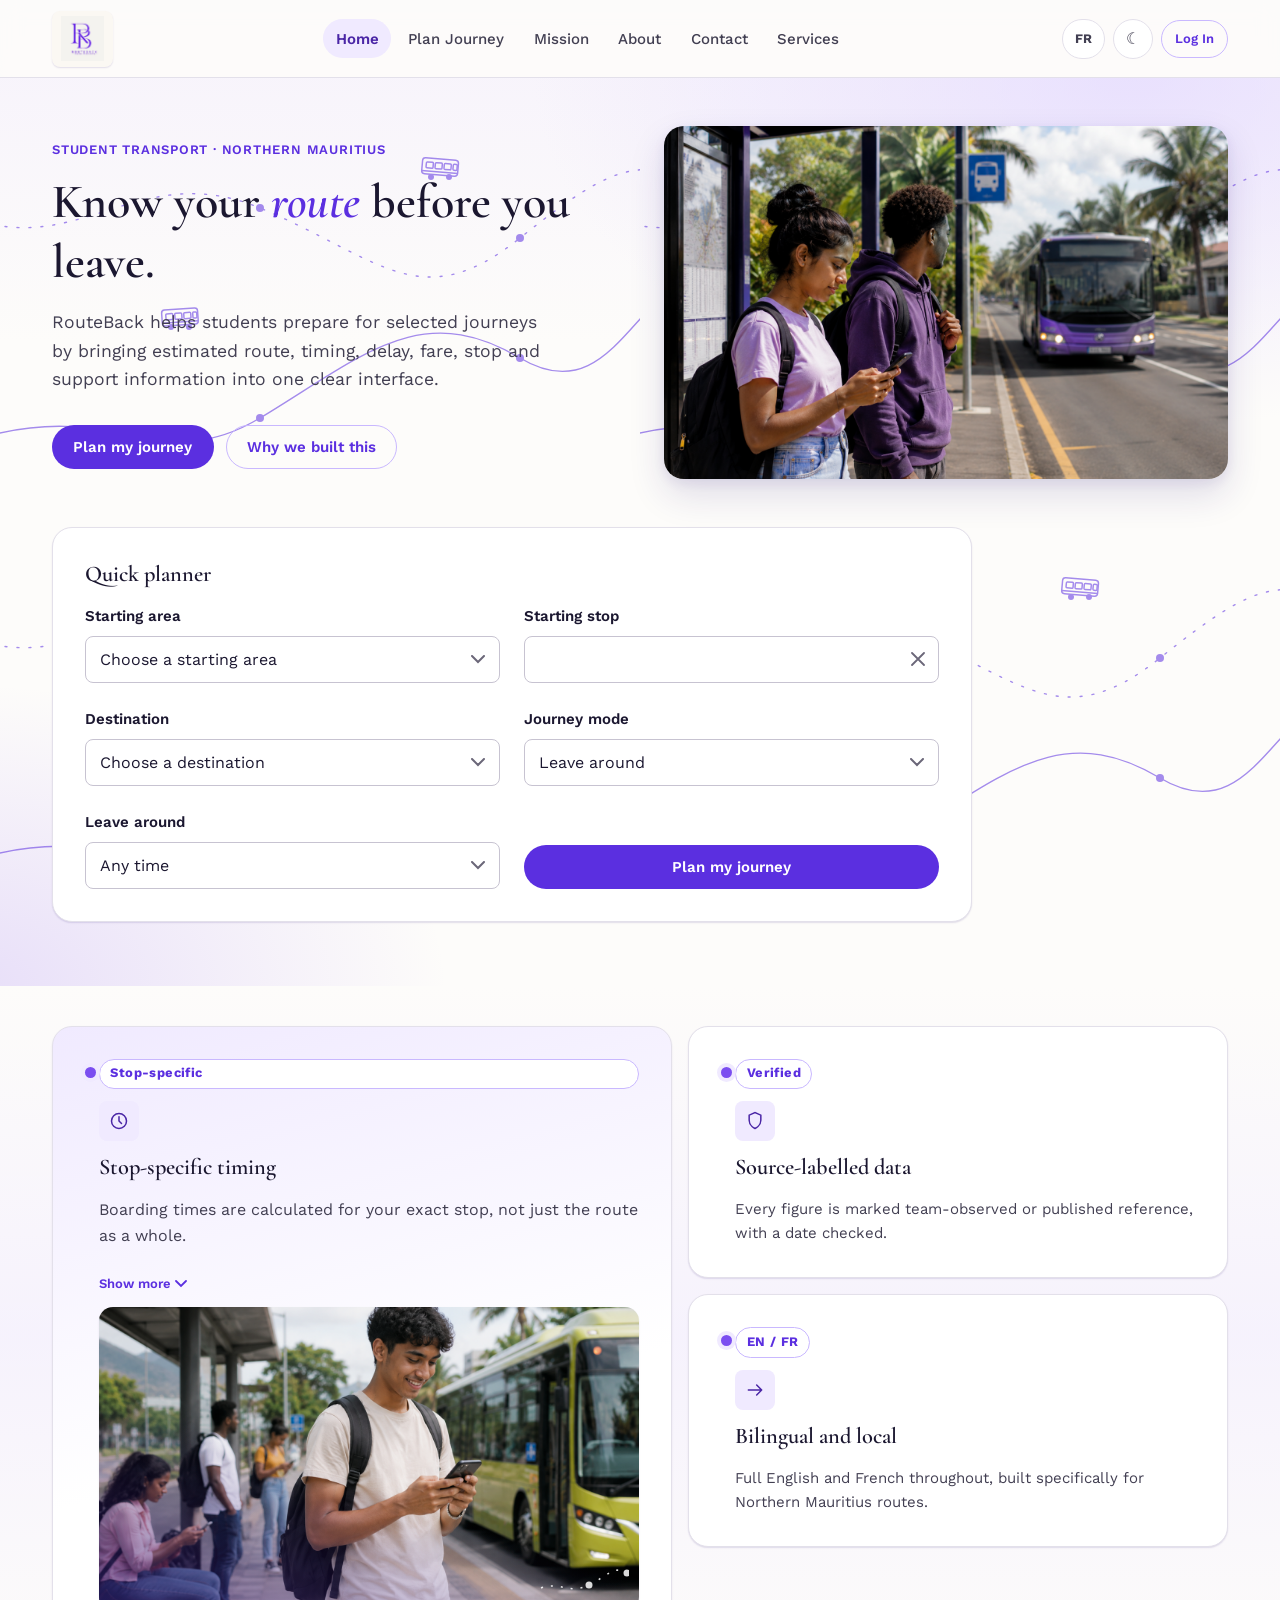
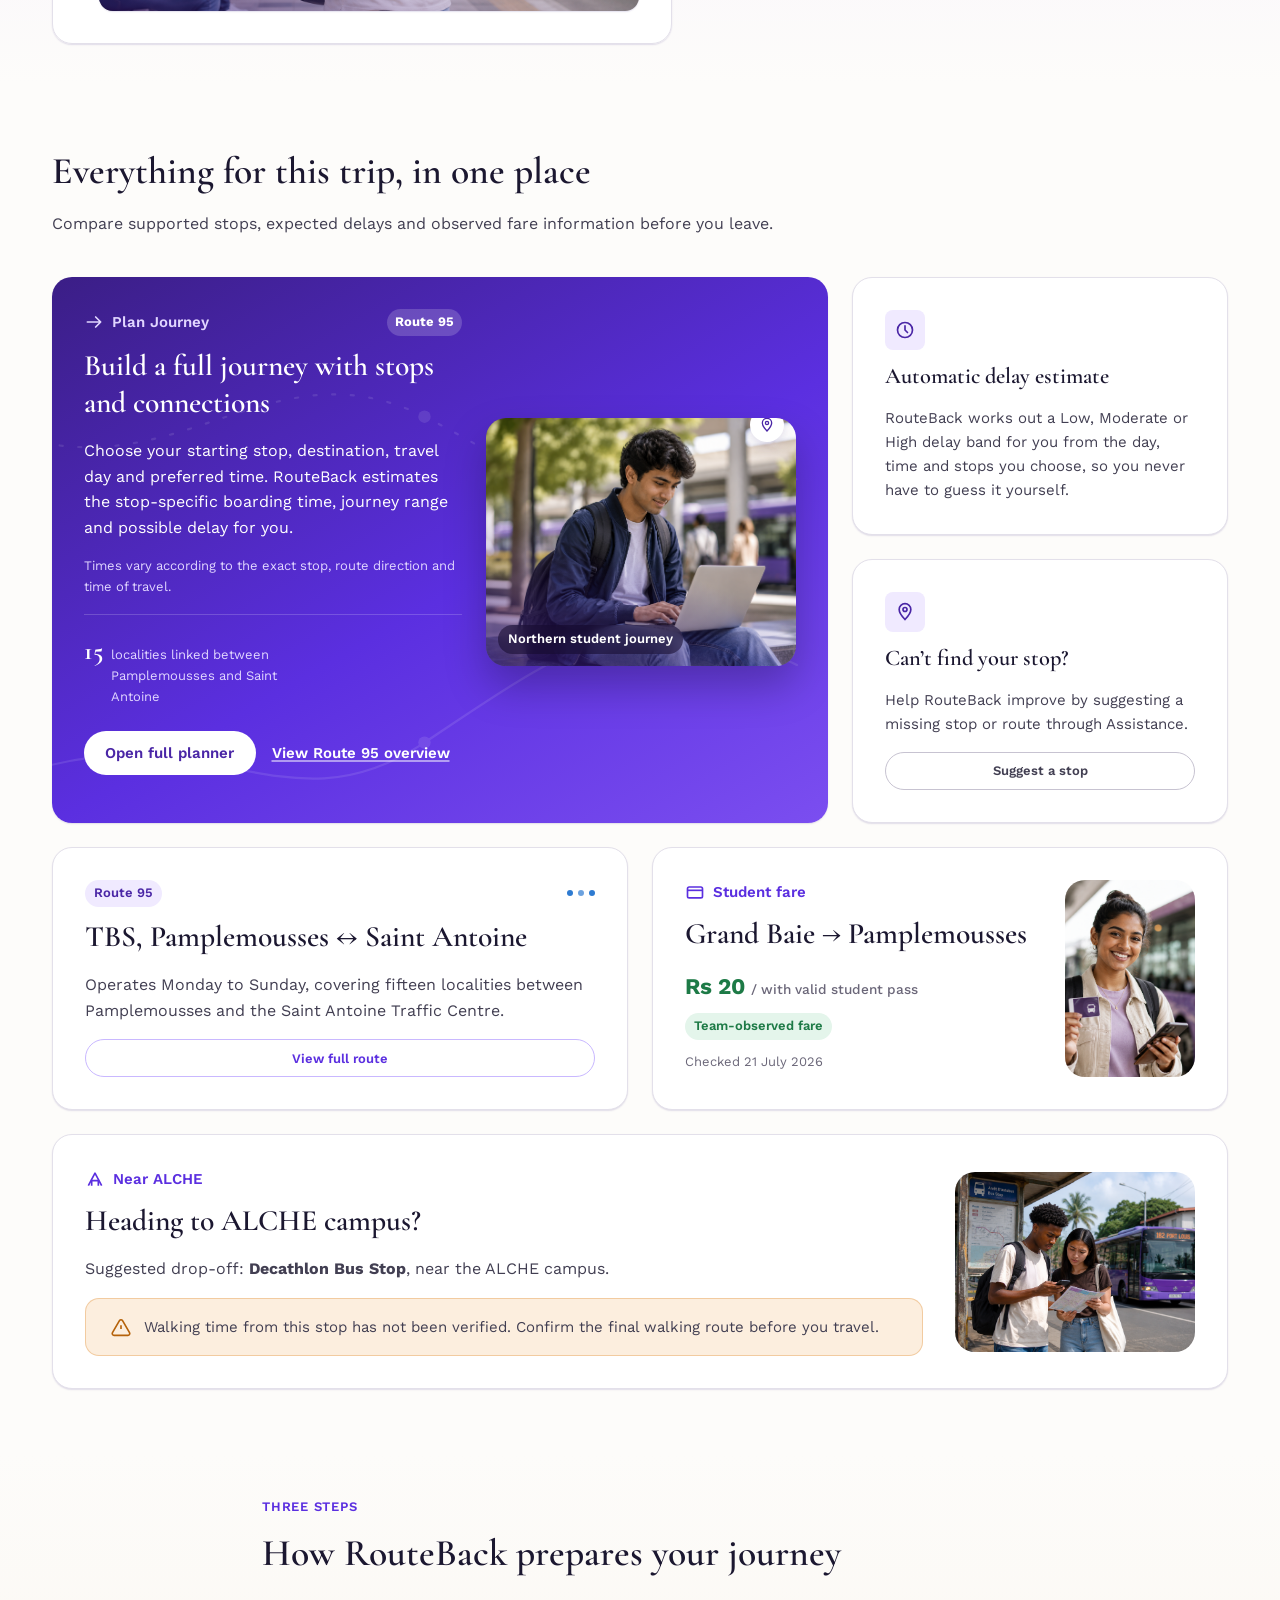
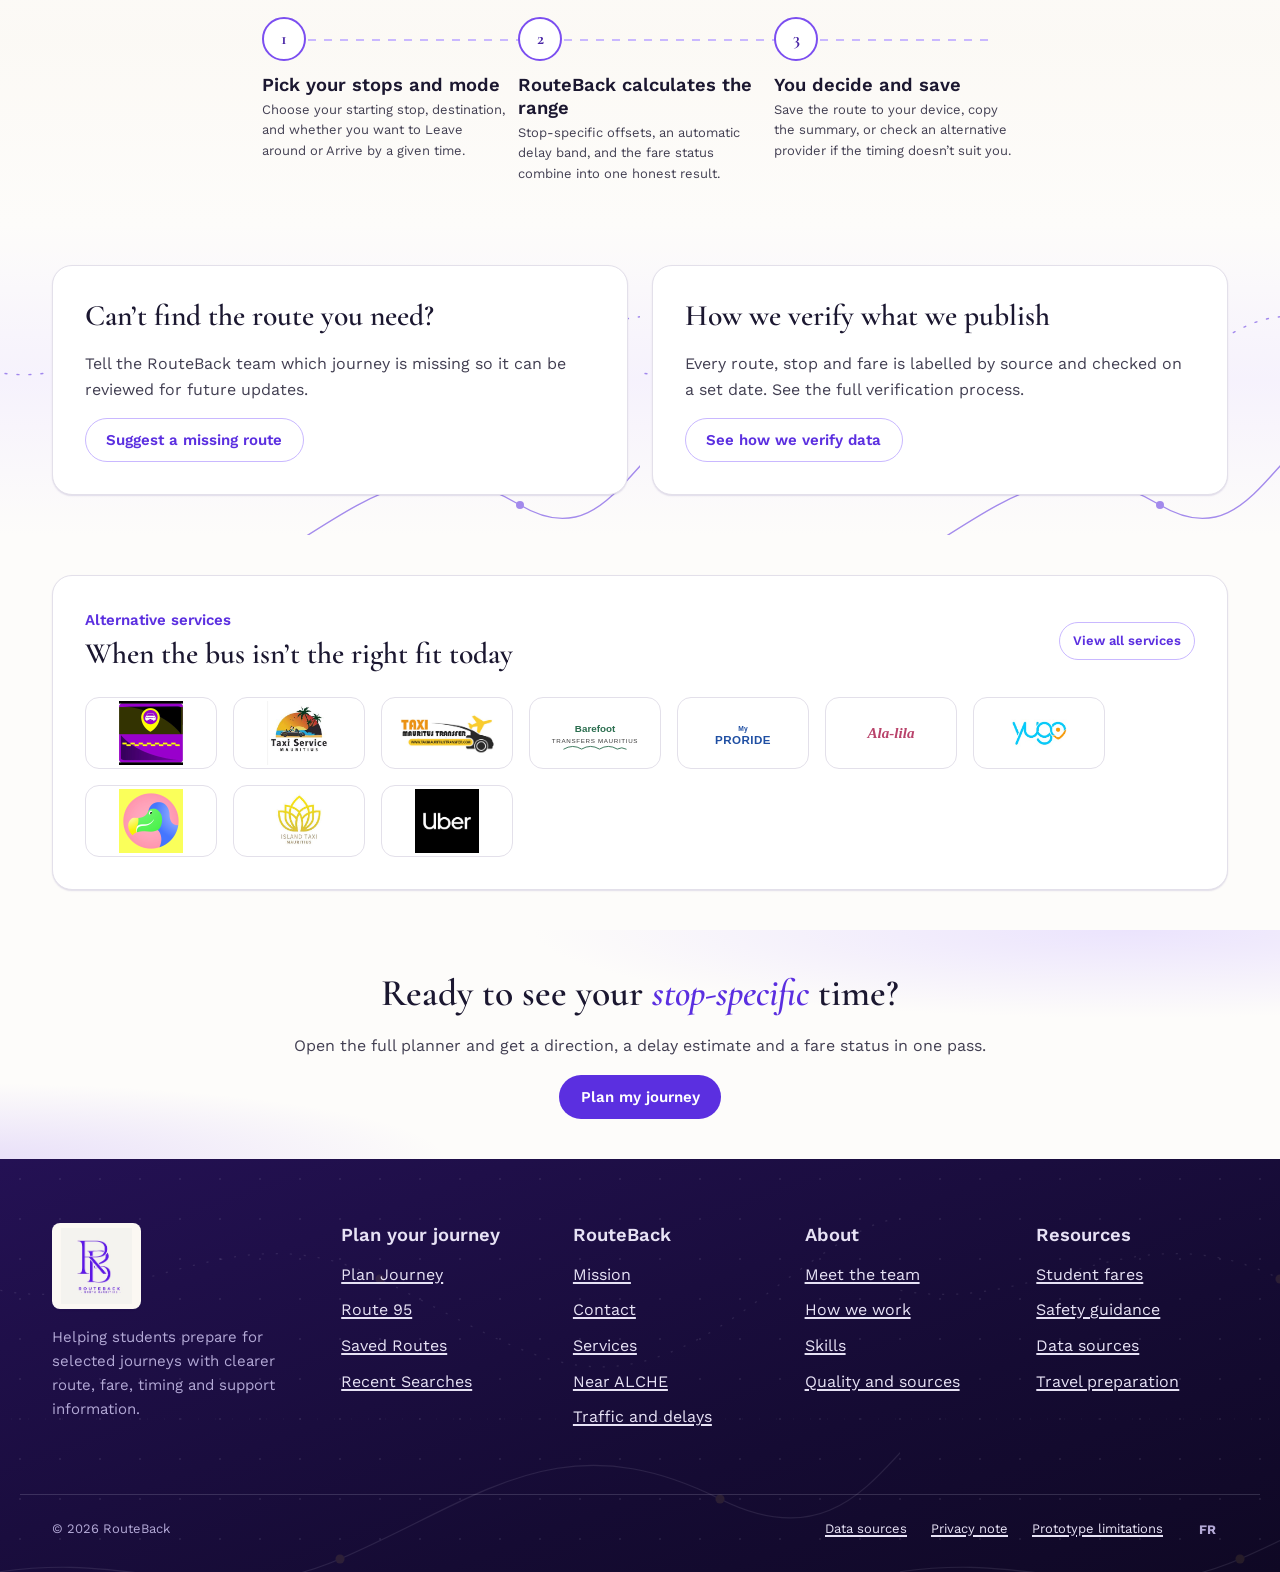
<file: index.html>
<!doctype html>
<html lang="en">
<head>
<meta charset="UTF-8">
<meta name="viewport" content="width=device-width, initial-scale=1">
<title>RouteBack | Home</title>
<meta name="description" content="RouteBack helps students prepare for selected journeys in Northern Mauritius with route, timing, fare, stop and support information in one place.">
<link rel="icon" type="image/svg+xml" href="images/logo/favicon.svg">
<link rel="
icon" type="image/jpeg" sizes="32x32" href="images/logo/favicon-32.jpg">
<link rel="icon" type="image/jpeg" sizes="48x48" href="images/logo/favicon-48.jpg">
<link rel="apple-touch-icon" href="images/logo/apple-touch-icon.jpg">

<link rel="preconnect" href="https://fonts.googleapis.com">
<link rel="preconnect" href="https://fonts.gstatic.com" crossorigin>
<link href="https://fonts.googleapis.com/css2?family=Cormorant+Garamond:ital,wght@0,500;0,600;0,700;1,500;1,600&family=Work+Sans:wght@400;500;600;700&display=swap" rel="stylesheet">
<link rel="stylesheet" href="shared/css/main.css">
</head>
<body data-page="home">
<a class="skip-link" href="#main">Skip to content</a>
<header id="site-header" class="site-header"></header>

<main id="main">

  <!-- ============ HERO ============ -->
  <section class="section pattern-wash" style="padding-top:var(--space-8);position:relative;overflow:hidden;">
    <div class="pattern-layer" aria-hidden="true"></div>
    <div class="pattern-transit" aria-hidden="true" style="position:absolute;inset:0;z-index:0;"></div>
    <div class="container" style="position:relative;z-index:1;">
      <div class="grid-2" style="align-items:center;gap:var(--space-8);">
        <div>
          <p class="eyebrow" data-i18n>
            <span lang="en" data-i18n>Student transport · Northern Mauritius</span><span lang="fr" data-i18n>Transport étudiant · Nord de Maurice</span>
          </p>
          <h1>
            <span lang="en" data-i18n>Know your <em class="accent">route</em> before you leave.</span>
            <span lang="fr" data-i18n>Connaissez votre <em class="accent">trajet</em> avant de partir.</span>
          </h1>
          <p style="font-size:1.1rem;max-width:46ch;">
            <span lang="en" data-i18n>RouteBack helps students prepare for selected journeys by bringing estimated route, timing, delay, fare, stop and support information into one clear interface.</span>
            <span lang="fr" data-i18n>RouteBack aide les étudiants à préparer certains trajets en réunissant dans une seule interface claire des informations estimées sur la route, les horaires, les retards, les tarifs, les arrêts et l’assistance.</span>
          </p>
          <div class="cluster gap-3" style="margin-top:var(--space-6);">
            <a class="btn btn-primary" href="planner.html">
              <span lang="en" data-i18n>Plan my journey</span><span lang="fr" data-i18n>Planifier mon trajet</span>
            </a>
            <a class="btn btn-secondary" href="mission.html">
              <span lang="en" data-i18n>Why we built this</span><span lang="fr" data-i18n>Pourquoi nous avons créé ceci</span>
            </a>
          </div>
        </div>
        <div class="rounded-lg aspect-wide" style="box-shadow:var(--shadow-lg);">
          <img class="img-cover" src="images/hero/timetable-board-purple-bus.jpg" alt="Two students check a bus timetable board as a purple RouteBack-area bus approaches the stop.">
        </div>
      </div>

      <!-- Quick planner -->
      <div class="card" style="margin-top:var(--space-8);max-width:920px;">
        <h2 style="font-size:var(--fs-h4);">
          <span lang="en" data-i18n>Quick planner</span><span lang="fr" data-i18n>Planificateur rapide</span>
        </h2>
        <form id="quick-planner-form" novalidate>
          <div class="field-row field-row-2" style="grid-template-columns:1fr 1fr;">
            <div class="field">
              <label for="qp-start"><span lang="en" data-i18n>Starting area</span><span lang="fr" data-i18n>Zone de départ</span></label>
              <select id="qp-start" name="start" required></select>
            </div>
            <div class="field">
              <label for="qp-start-stop"><span lang="en" data-i18n>Starting stop</span><span lang="fr" data-i18n>Arrêt de départ</span></label>
              <select id="qp-start-stop" name="startStop"></select>
            </div>
          </div>
          <div class="field-row field-row-2" style="grid-template-columns:1fr 1fr;">
            <div class="field">
              <label for="qp-dest"><span lang="en" data-i18n>Destination</span><span lang="fr" data-i18n>Destination</span></label>
              <select id="qp-dest" name="dest" required></select>
            </div>
            <div class="field">
              <label for="qp-mode"><span lang="en" data-i18n>Journey mode</span><span lang="fr" data-i18n>Mode de trajet</span></label>
              <select id="qp-mode" name="mode"></select>
            </div>
          </div>
          <div class="field-row field-row-2" style="grid-template-columns:1fr 1fr;align-items:end;">
            <div class="field" style="margin-bottom:0;">
              <label for="qp-time" id="qp-time-label"><span lang="en" data-i18n>Leave around</span><span lang="fr" data-i18n>Partir vers</span></label>
              <select id="qp-time" name="time"></select>
            </div>
            <div class="field" style="margin-bottom:0;">
              <button type="submit" class="btn btn-primary btn-block">
                <span lang="en" data-i18n>Plan my journey</span><span lang="fr" data-i18n>Planifier mon trajet</span>
              </button>
            </div>
          </div>
          <p class="field-error" id="qp-error" role="alert" style="display:none;">
            <span lang="en" data-i18n>Please choose a different starting area and destination.</span><span lang="fr" data-i18n>Veuillez choisir une zone de départ et une destination différentes.</span>
          </p>
        </form>
      </div>
    </div>
  </section>

  <!-- ============ KEY BENEFITS ============ -->
  <section class="section section--tight section-wash-lavender">
    <div class="container">
      <div class="benefit-composition">
        <article class="card benefit-anchor benefit-card reveal">
          <span class="benefit-chip"><span lang="en" data-i18n>Stop-specific</span><span lang="fr" data-i18n>Spécifique à l’arrêt</span></span>
          <div class="card-icon" aria-hidden="true"><svg width="20" height="20" viewBox="0 0 24 24" fill="none"><circle cx="12" cy="12" r="9" stroke="currentColor" stroke-width="1.8"/><path d="M12 7v5l3 3" stroke="currentColor" stroke-width="1.8" stroke-linecap="round"/></svg></div>
          <h4 style="margin-top:var(--space-3);"><span lang="en" data-i18n>Stop-specific timing</span><span lang="fr" data-i18n>Horaire spécifique à l’arrêt</span></h4>
          <p><span lang="en" data-i18n>Boarding times are calculated for your exact stop, not just the route as a whole.</span><span lang="fr" data-i18n>Les heures d’embarquement sont calculées pour votre arrêt exact, pas seulement pour la ligne dans son ensemble.</span></p>
          <button type="button" class="benefit-more-toggle" aria-expanded="false" data-benefit-more>
            <span lang="en" data-i18n>Show more</span><span lang="fr" data-i18n>En savoir plus</span>
            <svg class="chev" width="12" height="8" viewBox="0 0 12 8" fill="none" aria-hidden="true"><path d="M1 1l5 5 5-5" stroke="currentColor" stroke-width="1.8" fill="none" stroke-linecap="round"/></svg>
          </button>
          <p class="benefit-more-detail">
            <span lang="en" data-i18n>Route 95 keeps cumulative-minute offsets for ten team-timed stops, so Decathlon Bus Stop and SSRN Bus Stop show different boarding times from the same departure, instead of one flat duration for the whole route.</span>
            <span lang="fr" data-i18n>La ligne 95 conserve des décalages en minutes cumulées pour dix arrêts chronométrés par l’équipe, afin que l’arrêt Decathlon et l’arrêt SSRN affichent des heures d’embarquement différentes pour un même départ, plutôt qu’une seule durée fixe pour toute la ligne.</span>
          </p>
          <div class="benefit-anchor-media">
            <img class="img-cover" src="images/hero/bus-stop-phone-check.jpg" alt="A student checks the time on their phone while waiting at a bus stop.">
            <svg class="benefit-illustration" width="90" height="70" viewBox="0 0 90 70" fill="none" aria-hidden="true">
              <g stroke="#fff" stroke-width="1.6" opacity="0.85">
                <path d="M2 55 C 22 48, 30 62, 50 52 S 75 32, 88 40" stroke-dasharray="2 8" fill="none"/>
                <circle cx="50" cy="52" r="3.5" fill="#fff" stroke="none"/>
                <circle cx="88" cy="40" r="3.5" fill="#fff" stroke="none"/>
              </g>
            </svg>
          </div>
        </article>

        <div class="benefit-side-stack">
          <article class="card benefit-card reveal reveal-delay-1">
            <span class="benefit-chip"><span lang="en" data-i18n>Verified</span><span lang="fr" data-i18n>Vérifié</span></span>
            <div class="card-icon" aria-hidden="true"><svg width="20" height="20" viewBox="0 0 24 24" fill="none"><path d="M12 21s7-3.5 7-10V5l-7-3-7 3v6c0 6.5 7 10 7 10z" stroke="currentColor" stroke-width="1.8"/></svg></div>
            <h4 style="margin-top:var(--space-3);"><span lang="en" data-i18n>Source-labelled data</span><span lang="fr" data-i18n>Données sourcées</span></h4>
            <p style="font-size:var(--fs-small);"><span lang="en" data-i18n>Every figure is marked team-observed or published reference, with a date checked.</span><span lang="fr" data-i18n>Chaque donnée est marquée observée par l’équipe ou référence publiée, avec une date de vérification.</span></p>
          </article>
          <article class="card benefit-card reveal reveal-delay-2">
            <span class="benefit-chip"><span lang="en" data-i18n>EN / FR</span><span lang="fr" data-i18n>EN / FR</span></span>
            <div class="card-icon" aria-hidden="true"><svg width="20" height="20" viewBox="0 0 24 24" fill="none"><path d="M4 12h16M14 6l6 6-6 6" stroke="currentColor" stroke-width="1.8" stroke-linecap="round" stroke-linejoin="round"/></svg></div>
            <h4 style="margin-top:var(--space-3);"><span lang="en" data-i18n>Bilingual and local</span><span lang="fr" data-i18n>Bilingue et local</span></h4>
            <p style="font-size:var(--fs-small);"><span lang="en" data-i18n>Full English and French throughout, built specifically for Northern Mauritius routes.</span><span lang="fr" data-i18n>Anglais et français complets partout, conçu spécifiquement pour les lignes du Nord de Maurice.</span></p>
          </article>
        </div>
      </div>
    </div>
  </section>

  <!-- ============ BENTO ============ -->
  <section class="section" id="highlights">
    <div class="container">
      <div class="section-head">
        <h2><span lang="en" data-i18n>Everything for this trip, in one place</span><span lang="fr" data-i18n>Tout pour ce trajet, en un seul endroit</span></h2>
        <p><span lang="en" data-i18n>Compare supported stops, expected delays and observed fare information before you leave.</span><span lang="fr" data-i18n>Comparez les arrêts pris en charge, les retards attendus et les tarifs observés avant de partir.</span></p>
      </div>

      <div class="bento">
        <!-- Anchor: Plan Journey -->
        <article class="card bento-card bento-anchor feature-card reveal">
          <div class="feature-card-body">
            <div>
              <div class="card-eyebrow">
                <svg width="20" height="20" viewBox="0 0 24 24" fill="none" aria-hidden="true"><path d="M4 12h16M14 6l6 6-6 6" stroke="currentColor" stroke-width="2" stroke-linecap="round" stroke-linejoin="round"/></svg>
                <span lang="en" data-i18n>Plan Journey</span><span lang="fr" data-i18n>Planifier un trajet</span>
                <span class="deco-route-chip" style="background:rgba(255,255,255,0.18);color:#fff;margin-left:auto;">Route 95</span>
              </div>
              <h3><span lang="en" data-i18n>Build a full journey with stops and connections</span><span lang="fr" data-i18n>Construisez un trajet complet avec arrêts et correspondances</span></h3>
              <p>
                <span lang="en" data-i18n>Choose your starting stop, destination, travel day and preferred time. RouteBack estimates the stop-specific boarding time, journey range and possible delay for you.</span>
                <span lang="fr" data-i18n>Choisissez votre arrêt de départ, votre destination, votre jour de voyage et l’heure souhaitée. RouteBack estime pour vous l’heure d’embarquement spécifique à l’arrêt, la plage horaire du trajet et le retard possible.</span>
              </p>
              <p style="font-size:var(--fs-tiny);color:var(--rb-lavender-200);">
                <span lang="en" data-i18n>Times vary according to the exact stop, route direction and time of travel.</span>
                <span lang="fr" data-i18n>Les horaires varient selon l’arrêt exact, la direction de la ligne et l’heure du trajet.</span>
              </p>
              <div class="feature-stat">
                <strong>15</strong>
                <span><span lang="en" data-i18n>localities linked between Pamplemousses and Saint Antoine</span><span lang="fr" data-i18n>localités reliées entre Pamplemousses et Saint Antoine</span></span>
              </div>
              <div class="feature-actions">
                <a class="btn btn-primary-on-dark" href="planner.html">
                  <span lang="en" data-i18n>Open full planner</span><span lang="fr" data-i18n>Ouvrir le planificateur complet</span>
                </a>
                <a class="feature-link-ghost" href="planner.html#route-95"><span lang="en" data-i18n>View Route 95 overview</span><span lang="fr" data-i18n>Voir l’aperçu de la ligne 95</span></a>
              </div>
            </div>
            <div class="feature-image-frame">
              <span class="feature-marker" aria-hidden="true">
                <svg width="16" height="16" viewBox="0 0 24 24" fill="none"><path d="M12 21s7-7.2 7-12a7 7 0 10-14 0c0 4.8 7 12 7 12z" stroke="currentColor" stroke-width="2"/><circle cx="12" cy="9" r="2.4" stroke="currentColor" stroke-width="2"/></svg>
              </span>
              <img class="img-cover" src="images/hero/solo-laptop-bench.jpg" alt="A student plans a journey on a laptop outside, with a bus visible in the background.">
              <span class="feature-image-caption"><span lang="en" data-i18n>Northern student journey</span><span lang="fr" data-i18n>Trajet étudiant du Nord</span></span>
            </div>
          </div>
        </article>

        <div class="bento-side-stack">
          <article class="card bento-card bento-small reveal reveal-delay-1" id="traffic" style="flex:1;">
            <div class="card-icon" aria-hidden="true">
              <svg width="20" height="20" viewBox="0 0 24 24" fill="none"><circle cx="12" cy="12" r="9" stroke="currentColor" stroke-width="2"/><path d="M12 7v5l3 3" stroke="currentColor" stroke-width="2" stroke-linecap="round"/></svg>
            </div>
            <h4 style="margin-top:var(--space-3);"><span lang="en" data-i18n>Automatic delay estimate</span><span lang="fr" data-i18n>Estimation automatique du retard</span></h4>
            <p style="font-size:var(--fs-small);">
              <span lang="en" data-i18n>RouteBack works out a Low, Moderate or High delay band for you from the day, time and stops you choose, so you never have to guess it yourself.</span>
              <span lang="fr" data-i18n>RouteBack calcule pour vous une bande de retard Faible, Modérée ou Élevée selon le jour, l’heure et les arrêts choisis, vous n’avez jamais à la deviner vous-même.</span>
            </p>
          </article>
          <article class="card bento-card bento-small pattern-pin-accent reveal reveal-delay-2" style="flex:1;">
            <div class="card-icon" aria-hidden="true">
              <svg width="20" height="20" viewBox="0 0 24 24" fill="none"><path d="M12 21s7-7.2 7-12a7 7 0 10-14 0c0 4.8 7 12 7 12z" stroke="currentColor" stroke-width="2"/><circle cx="12" cy="9" r="2.4" stroke="currentColor" stroke-width="2"/></svg>
            </div>
            <h4 style="margin-top:var(--space-3);"><span lang="en" data-i18n>Can’t find your stop?</span><span lang="fr" data-i18n>Vous ne trouvez pas votre arrêt ?</span></h4>
            <p style="font-size:var(--fs-small);">
              <span lang="en" data-i18n>Help RouteBack improve by suggesting a missing stop or route through Assistance.</span>
              <span lang="fr" data-i18n>Aidez RouteBack à s’améliorer en suggérant un arrêt ou une ligne manquante via Assistance.</span>
            </p>
            <a class="btn btn-ghost btn-sm" style="margin-top:auto;" href="contact.html"><span lang="en" data-i18n>Suggest a stop</span><span lang="fr" data-i18n>Suggérer un arrêt</span></a>
          </article>
        </div>

        <!-- Route 95 overview -->
        <article class="card bento-card bento-medium reveal" id="route-95">
          <div class="card-eyebrow">
            <span class="tag tag-brand">Route 95</span>
            <span class="deco-stop-sequence" aria-hidden="true" style="margin-left:auto;">
              <span class="dot dot-info"></span><span class="dot dot-info"></span><span class="dot dot-info"></span>
            </span>
          </div>
          <h3><span lang="en" data-i18n>TBS, Pamplemousses ↔ Saint Antoine</span><span lang="fr" data-i18n>TBS, Pamplemousses ↔ Saint Antoine</span></h3>
          <p><span lang="en" data-i18n>Operates Monday to Sunday, covering fifteen localities between Pamplemousses and the Saint Antoine Traffic Centre.</span><span lang="fr" data-i18n>Circule du lundi au dimanche, desservant quinze localités entre Pamplemousses et le Traffic Centre de Saint Antoine.</span></p>
          <a class="btn btn-secondary btn-sm" style="margin-top:auto;" href="planner.html#route-95"><span lang="en" data-i18n>View full route</span><span lang="fr" data-i18n>Voir l’itinéraire complet</span></a>
        </article>

        <!-- Fare card -->
        <article class="card bento-card bento-medium reveal reveal-delay-1" id="fares" style="flex-direction:row;flex-wrap:wrap;gap:var(--space-5);">
          <div style="flex:1;min-width:180px;">
            <div class="card-eyebrow">
              <svg width="20" height="20" viewBox="0 0 24 24" fill="none" aria-hidden="true"><rect x="3" y="6" width="18" height="13" rx="2" stroke="currentColor" stroke-width="2"/><path d="M3 10h18" stroke="currentColor" stroke-width="2"/></svg>
              <span lang="en" data-i18n>Student fare</span><span lang="fr" data-i18n>Tarif étudiant</span>
            </div>
            <h3><span lang="en" data-i18n>Grand Baie → Pamplemousses</span><span lang="fr" data-i18n>Grand Baie → Pamplemousses</span></h3>
            <p style="font-size:1.4rem;font-weight:700;color:var(--rb-success-700);margin-bottom:var(--space-2);">Rs 20 <span style="font-size:0.85rem;font-weight:500;color:var(--text-muted);">/ <span lang="en" data-i18n>with valid student pass</span><span lang="fr" data-i18n>avec carte étudiante valide</span></span></p>
            <div class="cluster gap-2">
              <span class="tag tag-success"><span lang="en" data-i18n>Team-observed fare</span><span lang="fr" data-i18n>Tarif observé par l’équipe</span></span>
            </div>
            <p class="field-hint" style="margin-top:var(--space-3);"><span lang="en" data-i18n>Checked 21 July 2026</span><span lang="fr" data-i18n>Vérifié le 21 juillet 2026</span></p>
          </div>
          <div class="rounded-lg" style="flex:0 0 130px;min-height:150px;">
            <img class="img-cover" src="images/hero/student-pass-card.jpg" alt="A student holds a bus pass card outside a bus.">
          </div>
        </article>

        <!-- ALCHE -->
        <article class="card bento-card bento-wide reveal" id="alche" style="flex-direction:row;flex-wrap:wrap;gap:var(--space-6);align-items:center;">
          <div style="flex:1;min-width:240px;">
            <div class="card-eyebrow">
              <svg width="20" height="20" viewBox="0 0 24 24" fill="none" aria-hidden="true"><path d="M4 20l8-15 8 15" stroke="currentColor" stroke-width="2" stroke-linejoin="round"/><path d="M8 20v-6h8v6" stroke="currentColor" stroke-width="2"/></svg>
              <span lang="en" data-i18n>Near ALCHE</span><span lang="fr" data-i18n>Près de l’ALCHE</span>
            </div>
            <h3><span lang="en" data-i18n>Heading to ALCHE campus?</span><span lang="fr" data-i18n>Vous allez au campus ALCHE ?</span></h3>
            <p>
              <span lang="en" data-i18n>Suggested drop-off: <strong>Decathlon Bus Stop</strong>, near the ALCHE campus.</span>
              <span lang="fr" data-i18n>Dépose suggérée : <strong>arrêt Decathlon</strong>, près du campus ALCHE.</span>
            </p>
            <div class="notice notice-warning" style="margin-top:var(--space-3);">
              <svg class="notice-icon" viewBox="0 0 24 24" fill="none" aria-hidden="true"><path d="M12 9v4M12 17h.01M10.3 3.9L2.7 17a2 2 0 001.7 3h15.2a2 2 0 001.7-3L13.7 3.9a2 2 0 00-3.4 0z" stroke="currentColor" stroke-width="1.8"/></svg>
              <span><span lang="en" data-i18n>Walking time from this stop has not been verified. Confirm the final walking route before you travel.</span><span lang="fr" data-i18n>Le temps de marche depuis cet arrêt n’a pas été vérifié. Confirmez l’itinéraire à pied avant de voyager.</span></span>
            </div>
          </div>
          <div class="rounded-lg" style="flex:0 0 240px;height:180px;">
            <img class="img-cover" src="images/hero/map-reading-bus-stop.jpg" alt="Two students reading a printed route map at a bus stop signposted Bus Stop / Arrêt d’autobus.">
          </div>
        </article>
      </div>
    </div>
  </section>

  <!-- ============ HOW ROUTEBACK PREPARES A JOURNEY ============ -->
  <section class="section section--tight section-wash-cream">
    <div class="container container--narrow">
      <div class="section-head">
        <p class="eyebrow"><span lang="en" data-i18n>Three steps</span><span lang="fr" data-i18n>Trois étapes</span></p>
        <h2><span lang="en" data-i18n>How RouteBack prepares your journey</span><span lang="fr" data-i18n>Comment RouteBack prépare votre trajet</span></h2>
      </div>
      <div class="route-timeline">
        <div class="route-timeline-track">
          <div class="route-stop reveal">
            <div class="route-stop-marker" aria-hidden="true">1</div>
            <h5><span lang="en" data-i18n>Pick your stops and mode</span><span lang="fr" data-i18n>Choisissez vos arrêts et mode</span></h5>
            <p><span lang="en" data-i18n>Choose your starting stop, destination, and whether you want to Leave around or Arrive by a given time.</span><span lang="fr" data-i18n>Choisissez votre arrêt de départ, destination, et si vous voulez Partir vers ou Arriver avant une heure donnée.</span></p>
          </div>
          <div class="route-stop reveal reveal-delay-1">
            <div class="route-stop-marker" aria-hidden="true">2</div>
            <h5><span lang="en" data-i18n>RouteBack calculates the range</span><span lang="fr" data-i18n>RouteBack calcule la plage</span></h5>
            <p><span lang="en" data-i18n>Stop-specific offsets, an automatic delay band, and the fare status combine into one honest result.</span><span lang="fr" data-i18n>Les décalages propres à l’arrêt, une bande de retard automatique et le statut du tarif se combinent en un résultat honnête.</span></p>
          </div>
          <div class="route-stop reveal reveal-delay-2">
            <div class="route-stop-marker" aria-hidden="true">3</div>
            <h5><span lang="en" data-i18n>You decide and save</span><span lang="fr" data-i18n>Vous décidez et enregistrez</span></h5>
            <p><span lang="en" data-i18n>Save the route to your device, copy the summary, or check an alternative provider if the timing doesn’t suit you.</span><span lang="fr" data-i18n>Enregistrez le trajet sur votre appareil, copiez le résumé, ou vérifiez un prestataire alternatif si l’horaire ne vous convient pas.</span></p>
          </div>
        </div>
      </div>
    </div>
  </section>

  <!-- ============ MISSING ROUTE + VERIFICATION ============ -->
  <section class="section section--tight section-wash-lavender" style="position:relative;overflow:hidden;">
    <div class="pattern-transit" aria-hidden="true" style="position:absolute;inset:0;z-index:0;"></div>
    <div class="container" style="position:relative;z-index:1;">
      <div class="grid-2">
        <div class="card reveal">
          <h3><span lang="en" data-i18n>Can’t find the route you need?</span><span lang="fr" data-i18n>Vous ne trouvez pas la ligne dont vous avez besoin ?</span></h3>
          <p><span lang="en" data-i18n>Tell the RouteBack team which journey is missing so it can be reviewed for future updates.</span><span lang="fr" data-i18n>Indiquez à l’équipe RouteBack quel trajet manque afin qu’il soit examiné pour de futures mises à jour.</span></p>
          <a class="btn btn-secondary" href="contact.html?category=missing-route"><span lang="en" data-i18n>Suggest a missing route</span><span lang="fr" data-i18n>Suggérer une ligne manquante</span></a>
        </div>
        <div class="card reveal reveal-delay-1">
          <h3><span lang="en" data-i18n>How we verify what we publish</span><span lang="fr" data-i18n>Comment nous vérifions ce que nous publions</span></h3>
          <p><span lang="en" data-i18n>Every route, stop and fare is labelled by source and checked on a set date. See the full verification process.</span><span lang="fr" data-i18n>Chaque ligne, arrêt et tarif est étiqueté par source et vérifié à une date précise. Consultez le processus complet de vérification.</span></p>
          <a class="btn btn-secondary" href="mission.html#verification"><span lang="en" data-i18n>See how we verify data</span><span lang="fr" data-i18n>Voir comment nous vérifions les données</span></a>
        </div>
      </div>
    </div>
  </section>

  <!-- ============ SERVICES STRIP ============ -->
  <section class="section section--tight">
    <div class="container">
      <div class="card bento-wide reveal" style="display:block;">
        <div class="flex items-center justify-between flex-wrap gap-3" style="margin-bottom:var(--space-5);">
          <div>
            <div class="card-eyebrow" style="margin-bottom:var(--space-1);">
              <span lang="en" data-i18n>Alternative services</span><span lang="fr" data-i18n>Services alternatifs</span>
            </div>
            <h3 style="margin-bottom:0;"><span lang="en" data-i18n>When the bus isn’t the right fit today</span><span lang="fr" data-i18n>Quand le bus ne convient pas aujourd’hui</span></h3>
          </div>
          <a class="btn btn-secondary btn-sm" href="services.html"><span lang="en" data-i18n>View all services</span><span lang="fr" data-i18n>Voir tous les services</span></a>
        </div>
        <div id="services-strip" class="cluster gap-4" style="flex-wrap:wrap;"></div>
      </div>
    </div>
  </section>

  <!-- ============ FINAL CTA ============ -->
  <section class="section section--tight pattern-wash" style="position:relative;">
    <div class="pattern-layer" aria-hidden="true"></div>
    <div class="container container--narrow text-center" style="position:relative;z-index:1;">
      <h2><span lang="en" data-i18n>Ready to see your <em class="accent">stop-specific</em> time?</span><span lang="fr" data-i18n>Prêt à voir votre heure <em class="accent">spécifique à l’arrêt</em> ?</span></h2>
      <p><span lang="en" data-i18n>Open the full planner and get a direction, a delay estimate and a fare status in one pass.</span><span lang="fr" data-i18n>Ouvrez le planificateur complet et obtenez une direction, une estimation de retard et un statut tarifaire en une seule fois.</span></p>
      <a class="btn btn-primary" href="planner.html"><span lang="en" data-i18n>Plan my journey</span><span lang="fr" data-i18n>Planifier mon trajet</span></a>
    </div>
  </section>

</main>

<footer id="site-footer" class="site-footer"></footer>

<script src="shared/js/storage.js" defer></script>
<script src="shared/js/i18n.js" defer></script>
<script src="shared/js/theme.js" defer></script>
<script src="shared/js/ui.js" defer></script>
<script src="shared/js/validation.js" defer></script>
<script src="shared/js/data.js" defer></script>
<script src="shared/js/planner-tools.js" defer></script>
<script src="shared/js/nav.js" defer></script>
<script src="assets/js/index.js" defer></script>
<script src="shared/js/partials.js" defer></script>
</body>
</html>
</file>
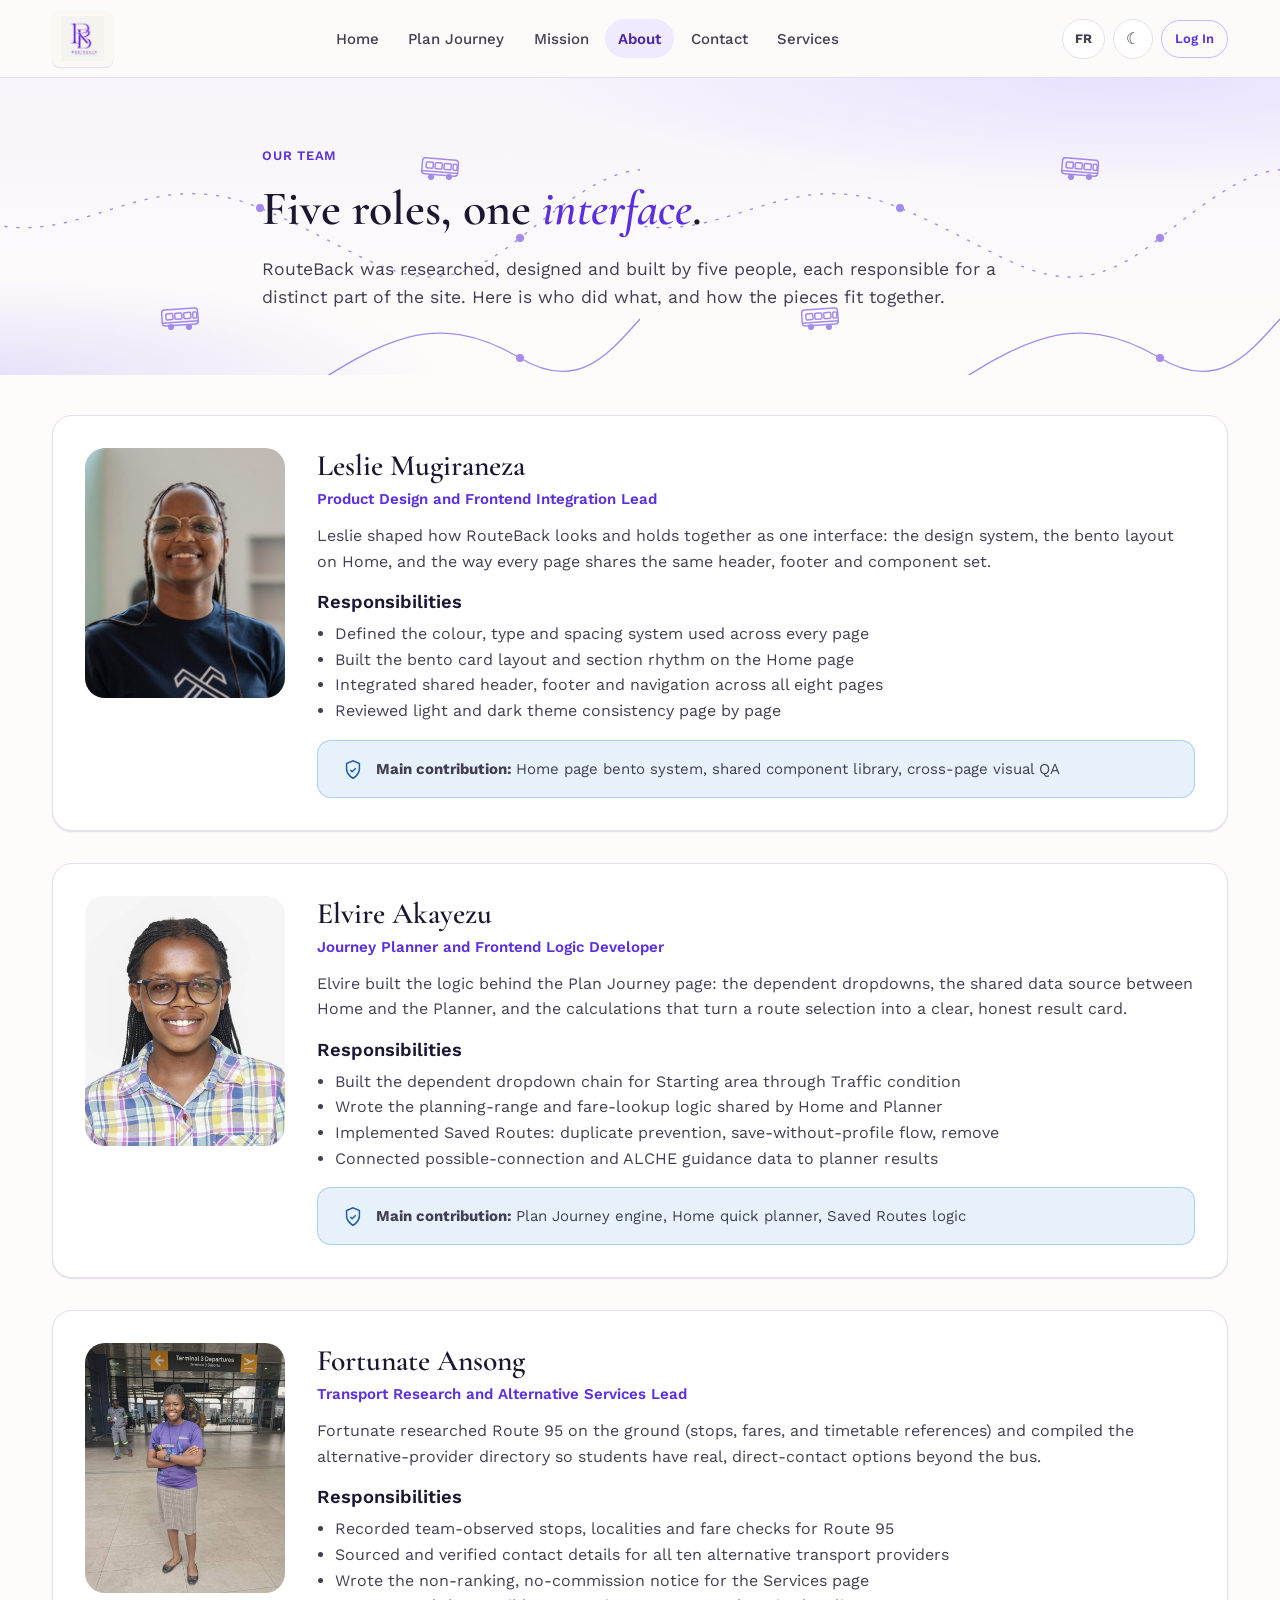
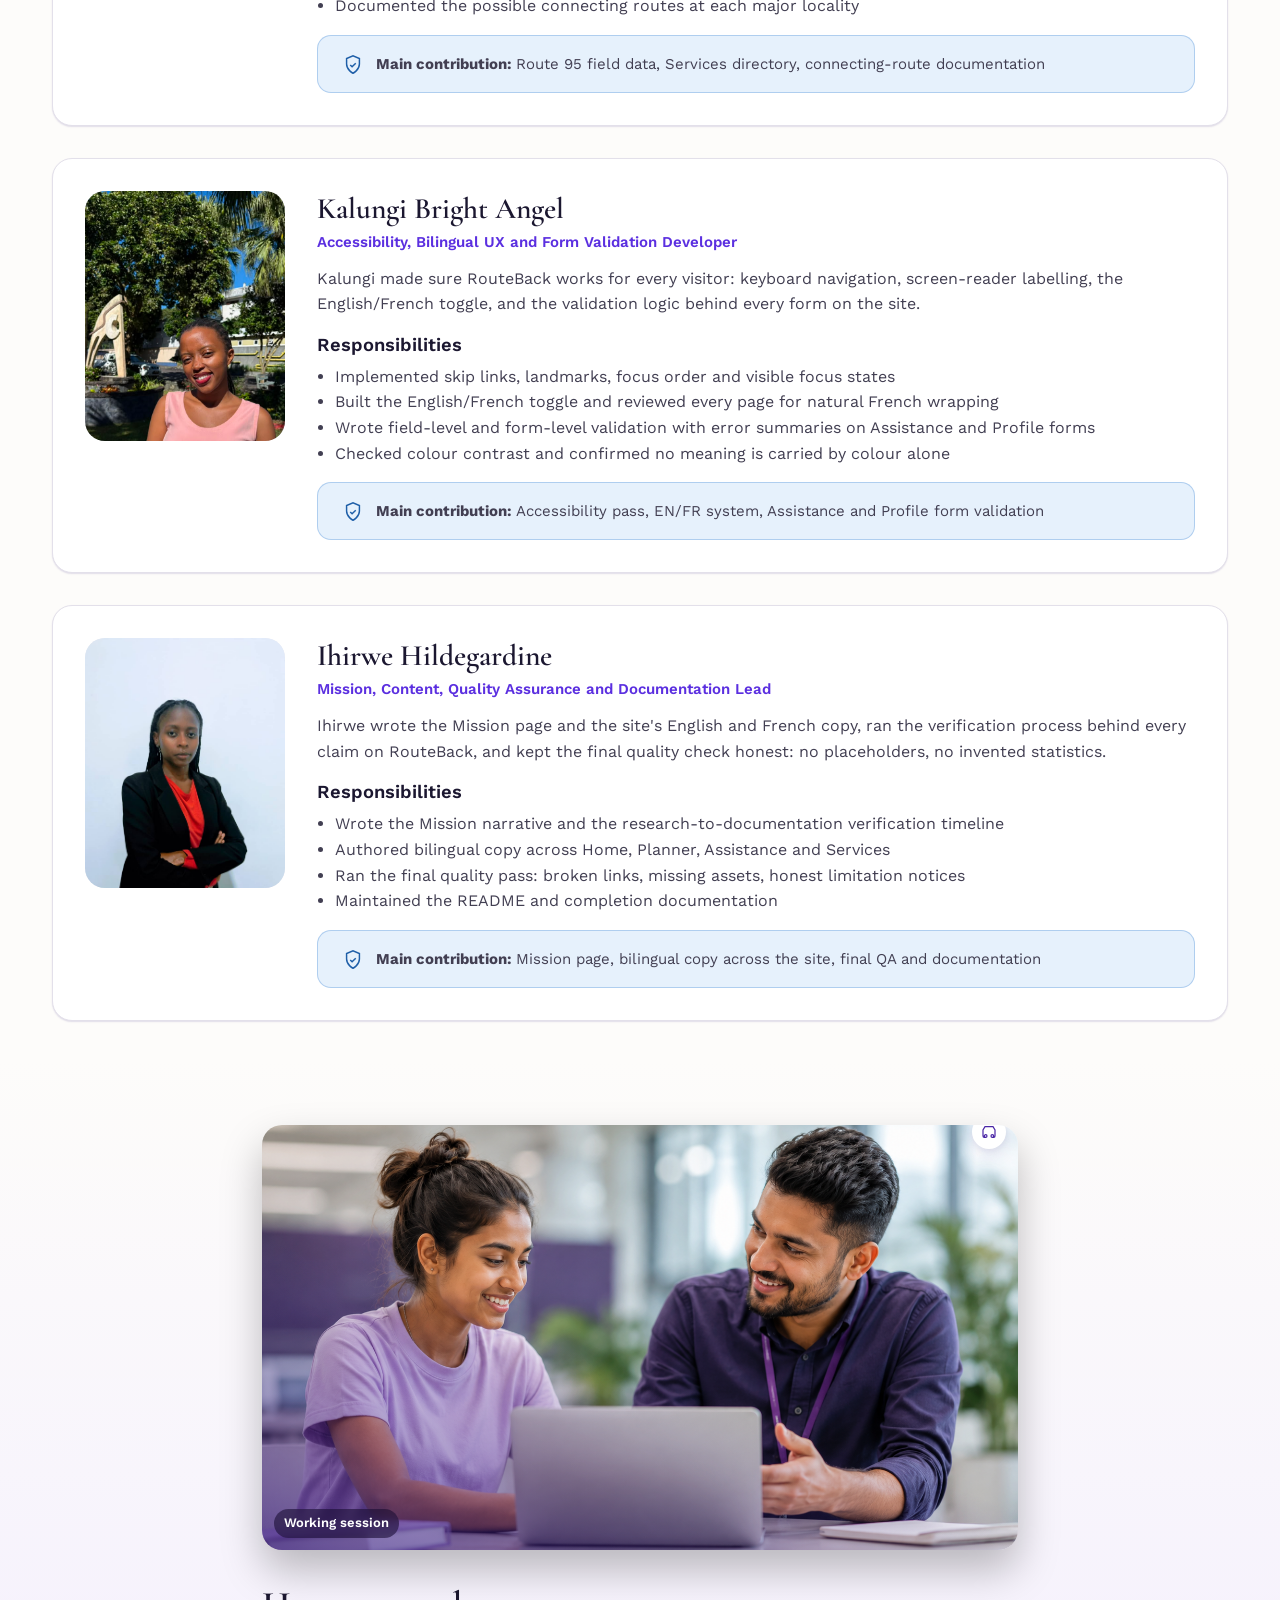
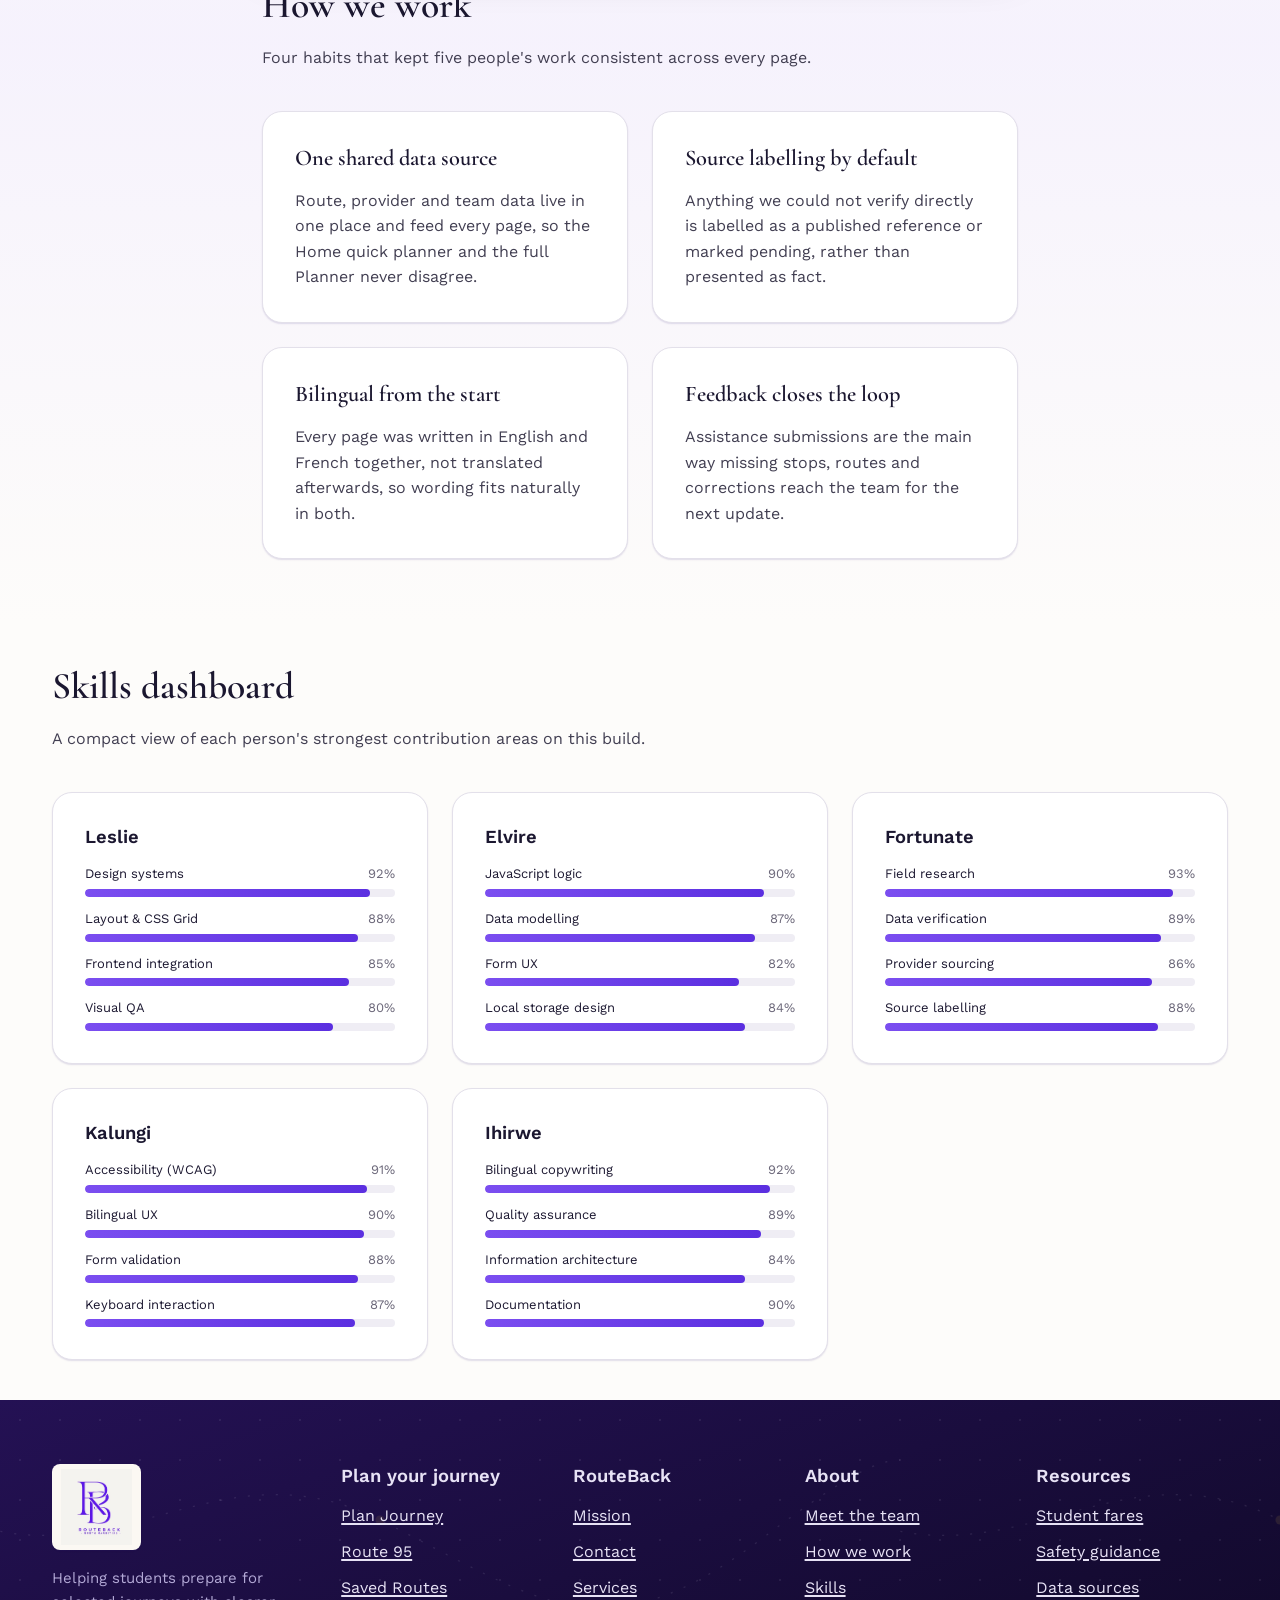
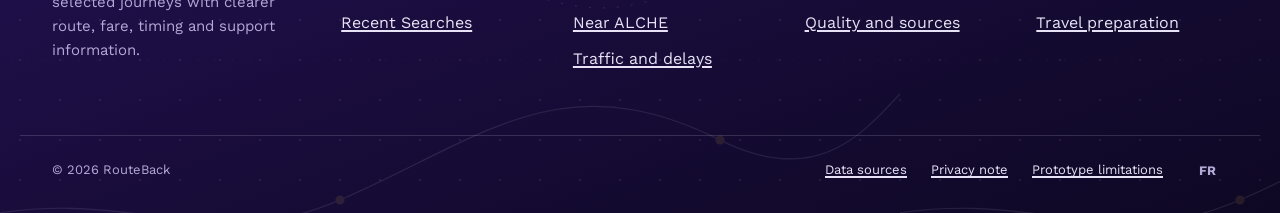
<file: about.html>
<!doctype html>
<html lang="en">
<head>
<meta charset="UTF-8">
<meta name="viewport" content="width=device-width, initial-scale=1">
<title>RouteBack | About the Team</title>
<meta name="description" content="Meet the five people who researched, designed and built RouteBack, and see how the work was divided.">
<link rel="icon" type="image/svg+xml" href="images/logo/favicon.svg">
<link rel="icon" type="image/jpeg" sizes="32x32" href="images/logo/favicon-32.jpg">
<link rel="apple-touch-icon" href="images/logo/apple-touch-icon.jpg">

<link rel="preconnect" href="https://fonts.googleapis.com">
<link rel="preconnect" href="https://fonts.gstatic.com" crossorigin>
<link href="https://fonts.googleapis.com/css2?family=Cormorant+Garamond:ital,wght@0,500;0,600;0,700;1,500;1,600&family=Work+Sans:wght@400;500;600;700&display=swap" rel="stylesheet">
<link rel="stylesheet" href="shared/css/main.css">
</head>
<body data-page="about">
<a class="skip-link" href="#main">Skip to content</a>
<header id="site-header" class="site-header"></header>

<main id="main">
  <section class="section pattern-wash" style="position:relative;overflow:hidden;">
    <div class="pattern-layer" aria-hidden="true"></div>
    <div class="pattern-transit" aria-hidden="true" style="position:absolute;inset:0;z-index:0;"></div>
    <div class="container container--narrow" style="position:relative;z-index:1;">
      <p class="eyebrow"><span lang="en" data-i18n>Our Team</span><span lang="fr" data-i18n>Notre équipe</span></p>
      <h1><span lang="en" data-i18n>Five roles, one <em class="accent">interface</em>.</span><span lang="fr" data-i18n>Cinq rôles, une seule <em class="accent">interface</em>.</span></h1>
      <p style="font-size:1.1rem;">
        <span lang="en" data-i18n>RouteBack was researched, designed and built by five people, each responsible for a distinct part of the site. Here is who did what, and how the pieces fit together.</span>
        <span lang="fr" data-i18n>RouteBack a été recherché, conçu et construit par cinq personnes, chacune responsable d’une partie distincte du site. Voici qui a fait quoi, et comment les éléments s’articulent.</span>
      </p>
    </div>
  </section>

  <section class="section section--tight">
    <div class="container">
      <div id="team-grid" class="grid-2" style="grid-template-columns:1fr;gap:var(--space-6);"></div>
    </div>
  </section>

  <!-- ============ HOW WE WORK ============ -->
  <section class="section section-wash-lavender" id="how-we-work" style="position:relative;overflow:hidden;">
    <div class="container container--narrow" style="position:relative;z-index:1;">
      <div class="feature-image-frame reveal" style="aspect-ratio:16/9;margin-bottom:var(--space-6);">
        <span class="feature-marker" aria-hidden="true">
          <svg width="16" height="16" viewBox="0 0 24 24" fill="none"><path d="M17 20h2a2 2 0 002-2V9l-3-5H6L3 9v9a2 2 0 002 2h2M7 20a2 2 0 100-4 2 2 0 000 4zm10 0a2 2 0 100-4 2 2 0 000 4z" stroke="currentColor" stroke-width="1.8"/></svg>
        </span>
        <img class="img-cover" src="images/hero/advisor-laptop-session.jpg" alt="A team member reviews a laptop screen together with a student.">
        <span class="feature-image-caption"><span lang="en" data-i18n>Working session</span><span lang="fr" data-i18n>Séance de travail</span></span>
      </div>
      <div class="section-head">
        <h2><span lang="en" data-i18n>How we work</span><span lang="fr" data-i18n>Notre méthode</span></h2>
        <p><span lang="en" data-i18n>Four habits that kept five people's work consistent across every page.</span><span lang="fr" data-i18n>Quatre habitudes qui ont gardé le travail de cinq personnes cohérent sur chaque page.</span></p>
      </div>
      <div class="grid-2">
        <div class="card reveal">
          <h4><span lang="en" data-i18n>One shared data source</span><span lang="fr" data-i18n>Une seule source de données partagée</span></h4>
          <p><span lang="en" data-i18n>Route, provider and team data live in one place and feed every page, so the Home quick planner and the full Planner never disagree.</span><span lang="fr" data-i18n>Les données de trajet, de prestataires et d’équipe vivent en un seul endroit et alimentent chaque page, afin que le planificateur rapide et le planificateur complet ne se contredisent jamais.</span></p>
        </div>
        <div class="card reveal reveal-delay-1">
          <h4><span lang="en" data-i18n>Source labelling by default</span><span lang="fr" data-i18n>Étiquetage des sources par défaut</span></h4>
          <p><span lang="en" data-i18n>Anything we could not verify directly is labelled as a published reference or marked pending, rather than presented as fact.</span><span lang="fr" data-i18n>Tout ce que nous n’avons pas pu vérifier directement est étiqueté comme référence publiée ou marqué en attente, plutôt que présenté comme un fait.</span></p>
        </div>
        <div class="card reveal reveal-delay-2">
          <h4><span lang="en" data-i18n>Bilingual from the start</span><span lang="fr" data-i18n>Bilingue dès le départ</span></h4>
          <p><span lang="en" data-i18n>Every page was written in English and French together, not translated afterwards, so wording fits naturally in both.</span><span lang="fr" data-i18n>Chaque page a été rédigée en anglais et en français en parallèle, non traduite après coup, afin que le texte s’adapte naturellement aux deux langues.</span></p>
        </div>
        <div class="card reveal reveal-delay-3">
          <h4><span lang="en" data-i18n>Feedback closes the loop</span><span lang="fr" data-i18n>Le retour ferme la boucle</span></h4>
          <p><span lang="en" data-i18n>Assistance submissions are the main way missing stops, routes and corrections reach the team for the next update.</span><span lang="fr" data-i18n>Les soumissions d’Assistance sont le principal moyen pour les arrêts, lignes et corrections manquants d’atteindre l’équipe pour la prochaine mise à jour.</span></p>
        </div>
      </div>
    </div>
  </section>

  <!-- ============ SKILLS DASHBOARD ============ -->
  <section class="section section--tight" id="skills">
    <div class="container">
      <div class="section-head">
        <h2><span lang="en" data-i18n>Skills dashboard</span><span lang="fr" data-i18n>Tableau de compétences</span></h2>
        <p><span lang="en" data-i18n>A compact view of each person's strongest contribution areas on this build.</span><span lang="fr" data-i18n>Un aperçu compact des domaines de contribution les plus forts de chacun sur ce projet.</span></p>
      </div>
      <div id="skills-dashboard" class="grid-3"></div>
    </div>
  </section>
</main>

<footer id="site-footer" class="site-footer"></footer>

<script src="shared/js/storage.js" defer></script>
<script src="shared/js/i18n.js" defer></script>
<script src="shared/js/theme.js" defer></script>
<script src="shared/js/ui.js" defer></script>
<script src="shared/js/validation.js" defer></script>
<script src="shared/js/data.js" defer></script>
<script src="shared/js/planner-tools.js" defer></script>
<script src="shared/js/nav.js" defer></script>
<script src="assets/js/about.js" defer></script>
<script src="shared/js/partials.js" defer></script>
</body>
</html>
</file>
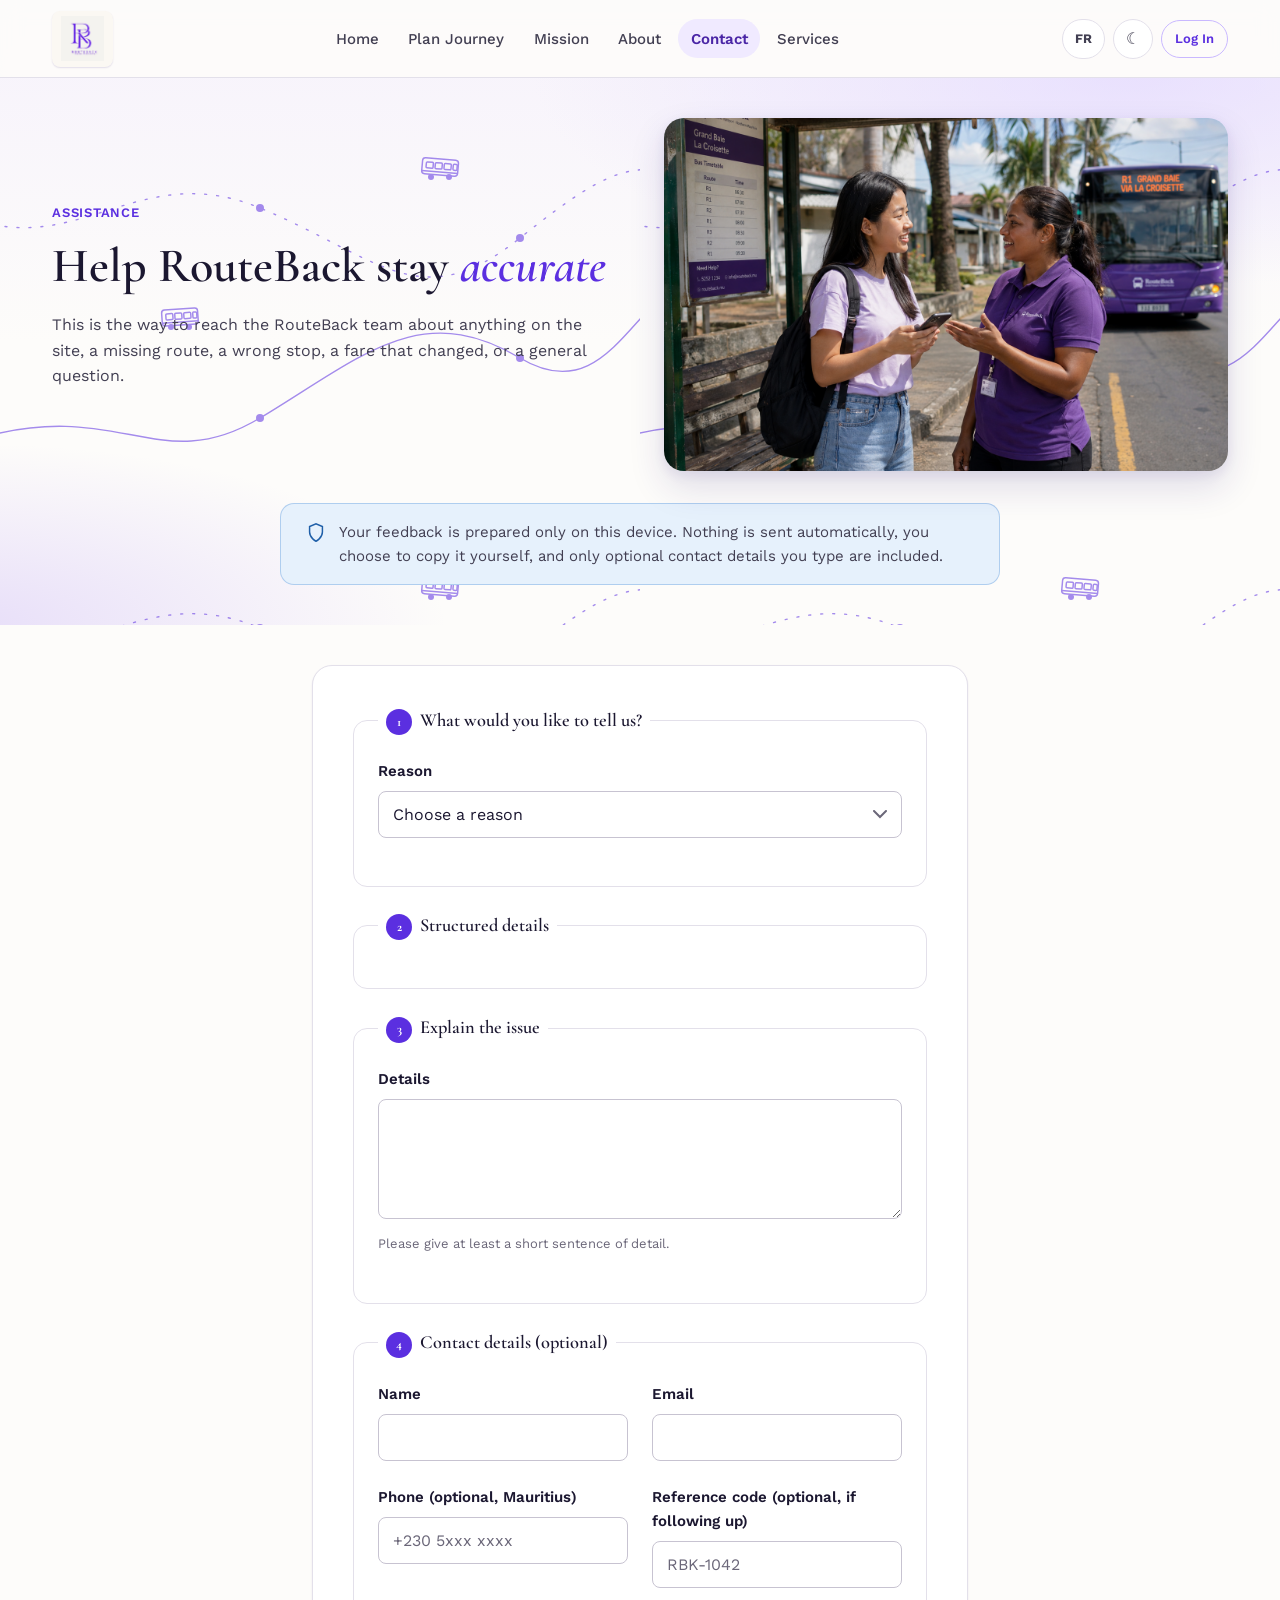
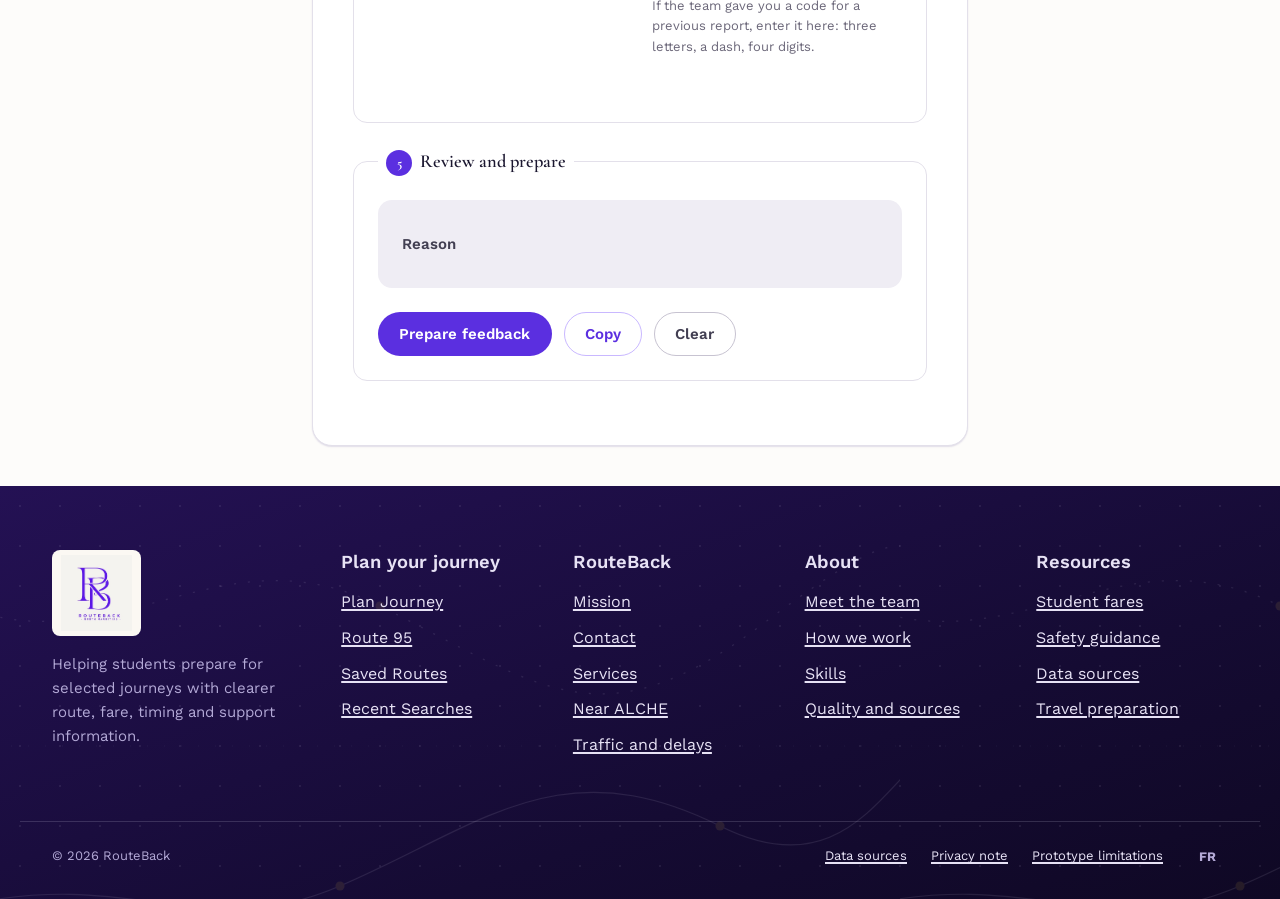
<file: contact.html>
<!doctype html>
<html lang="en">
<head>
<meta charset="UTF-8">
<meta name="viewport" content="width=device-width, initial-scale=1">
<title>RouteBack | Contact &amp; Assistance</title>
<meta name="description" content="Suggest a missing route or stop, correct route information, or ask a question. Prepared entirely on your device, then copy it yourself.">
<link rel="icon" type="image/svg+xml" href="images/logo/favicon.svg">
<link rel="icon" type="image/jpeg" sizes="32x32" href="images/logo/favicon-32.jpg">
<link rel="apple-touch-icon" href="images/logo/apple-touch-icon.jpg">

<link rel="preconnect" href="https://fonts.googleapis.com">
<link rel="preconnect" href="https://fonts.gstatic.com" crossorigin>
<link href="https://fonts.googleapis.com/css2?family=Cormorant+Garamond:ital,wght@0,500;0,600;0,700;1,500;1,600&family=Work+Sans:wght@400;500;600;700&display=swap" rel="stylesheet">
<link rel="stylesheet" href="shared/css/main.css?v=22">
</head>
<body data-page="contact">
<a class="skip-link" href="#main">Skip to content</a>
<header id="site-header" class="site-header"></header>

<main id="main">
  <section class="section section--tight pattern-wash" style="position:relative;overflow:hidden;">
    <div class="pattern-layer" aria-hidden="true"></div>
    <div class="pattern-transit" aria-hidden="true" style="position:absolute;inset:0;z-index:0;"></div>
    <div class="container" style="position:relative;z-index:1;">
      <div class="grid-2" style="align-items:center;gap:var(--space-8);margin-bottom:var(--space-6);">
        <div>
          <p class="eyebrow"><span lang="en" data-i18n>Assistance</span><span lang="fr" data-i18n>Assistance</span></p>
          <h1><span lang="en" data-i18n>Help RouteBack stay <em class="accent">accurate</em></span><span lang="fr" data-i18n>Aidez RouteBack à rester <em class="accent">exact</em></span></h1>
          <p>
            <span lang="en" data-i18n>This is the way to reach the RouteBack team about anything on the site, a missing route, a wrong stop, a fare that changed, or a general question.</span>
            <span lang="fr" data-i18n>C’est le moyen de contacter l’équipe RouteBack à propos de tout élément du site, une ligne manquante, un arrêt erroné, un tarif modifié, ou une question générale.</span>
          </p>
        </div>
        <div class="rounded-lg aspect-wide" style="box-shadow:var(--shadow-lg);">
          <img class="img-cover" src="images/hero/assistance-concept-staff-help.jpg" alt="A RouteBack team member helps a student at a bus stop with route timetable information.">
        </div>
      </div>
      <div class="container container--form" style="padding-inline:0;">
        <div class="notice notice-info" id="privacy">
          <svg class="notice-icon" viewBox="0 0 24 24" fill="none" aria-hidden="true"><path d="M12 21s7-3.5 7-10V5l-7-3-7 3v6c0 6.5 7 10 7 10z" stroke="currentColor" stroke-width="1.6"/></svg>
          <span>
            <span lang="en" data-i18n>Your feedback is prepared only on this device. Nothing is sent automatically, you choose to copy it yourself, and only optional contact details you type are included.</span>
            <span lang="fr" data-i18n>Votre retour est préparé uniquement sur cet appareil. Rien n’est envoyé automatiquement, vous choisissez de le copier vous-même, et seules les coordonnées facultatives que vous saisissez y figurent.</span>
          </span>
        </div>
      </div>
    </div>
  </section>

  <section class="section section--tight">
    <div class="container container--form">
      <div class="error-summary" id="error-summary" role="alert" aria-live="assertive">
        <h2><span lang="en" data-i18n>Please check the following</span><span lang="fr" data-i18n>Veuillez vérifier les éléments suivants</span></h2>
        <ul id="error-summary-list"></ul>
      </div>

      <form id="assistance-form" class="form-card" novalidate>

        <!-- Step 1: reason -->
        <fieldset class="form-fieldset">
          <legend><span class="step-badge" aria-hidden="true">1</span><span lang="en" data-i18n>What would you like to tell us?</span><span lang="fr" data-i18n>Que souhaitez-vous nous signaler ?</span></legend>
          <div class="field">
            <label for="category-select"><span lang="en" data-i18n>Reason</span><span lang="fr" data-i18n>Motif</span></label>
            <select id="category-select" required></select>
          </div>
          <p class="field-error" id="category-error" role="alert"><span lang="en" data-i18n>Please choose one option.</span><span lang="fr" data-i18n>Veuillez choisir une option.</span></p>
        </fieldset>

        <!-- Step 2: structured details (conditional per reason) -->
        <fieldset class="form-fieldset" id="details-fieldset">
          <legend><span class="step-badge" aria-hidden="true">2</span><span lang="en" data-i18n>Structured details</span><span lang="fr" data-i18n>Détails structurés</span></legend>

          <div class="conditional-block" data-cond="missing-route">
            <div class="field-row field-row-2">
              <div class="field"><label for="mr-from"><span lang="en" data-i18n>Starting area</span><span lang="fr" data-i18n>Zone de départ</span></label><select id="mr-from"></select></div>
              <div class="field"><label for="mr-to"><span lang="en" data-i18n>Destination</span><span lang="fr" data-i18n>Destination</span></label><select id="mr-to"></select></div>
            </div>
          </div>

          <div class="conditional-block" data-cond="incorrect-route">
            <div class="field-row field-row-2">
              <div class="field"><label for="ir-route"><span lang="en" data-i18n>Route number</span><span lang="fr" data-i18n>Numéro de ligne</span></label><select id="ir-route"></select></div>
              <div class="field"><label for="ir-operator"><span lang="en" data-i18n>Operator</span><span lang="fr" data-i18n>Opérateur</span></label><select id="ir-operator">
                <option value="TBS, Triolet Bus Service">TBS, Triolet Bus Service</option>
                <option value="other" data-en="Other / not sure" data-fr="Autre / pas sûr">Other / not sure</option>
              </select></div>
            </div>
            <div class="field"><label for="ir-direction"><span lang="en" data-i18n>Direction</span><span lang="fr" data-i18n>Direction</span></label><select id="ir-direction"></select></div>
          </div>

          <div class="conditional-block" data-cond="missing-stop">
            <div class="field-row field-row-2">
              <div class="field"><label for="ms-area"><span lang="en" data-i18n>Starting area</span><span lang="fr" data-i18n>Zone de départ</span></label><select id="ms-area"></select></div>
              <div class="field"><label for="ms-name"><span lang="en" data-i18n>Additional stop (suggested name)</span><span lang="fr" data-i18n>Arrêt supplémentaire (nom suggéré)</span></label><input type="text" id="ms-name"></div>
            </div>
            <div class="field"><label for="ms-landmark"><span lang="en" data-i18n>Nearby landmark</span><span lang="fr" data-i18n>Repère proche</span></label><input type="text" id="ms-landmark"></div>
          </div>

          <div class="conditional-block" data-cond="incorrect-destination">
            <div class="field-row field-row-2">
              <div class="field"><label for="wd-route"><span lang="en" data-i18n>Route number</span><span lang="fr" data-i18n>Numéro de ligne</span></label><select id="wd-route"></select></div>
              <div class="field"><label for="wd-dest"><span lang="en" data-i18n>Destination</span><span lang="fr" data-i18n>Destination</span></label><select id="wd-dest"></select></div>
            </div>
          </div>

          <div class="conditional-block" data-cond="timing-delay">
            <div class="field-row field-row-2">
              <div class="field"><label for="dt-route"><span lang="en" data-i18n>Route number</span><span lang="fr" data-i18n>Numéro de ligne</span></label><select id="dt-route"></select></div>
              <div class="field"><label for="dt-direction"><span lang="en" data-i18n>Direction</span><span lang="fr" data-i18n>Direction</span></label><select id="dt-direction"></select></div>
            </div>
            <div class="field-row field-row-2">
              <div class="field"><label for="dt-day"><span lang="en" data-i18n>Travel day</span><span lang="fr" data-i18n>Jour de voyage</span></label><select id="dt-day"></select></div>
              <div class="field"><label for="dt-time"><span lang="en" data-i18n>Travel time</span><span lang="fr" data-i18n>Heure de voyage</span></label><select id="dt-time"></select></div>
            </div>
          </div>

          <div class="conditional-block" data-cond="fare-info">
            <div class="field-row field-row-2">
              <div class="field"><label for="fi-from"><span lang="en" data-i18n>Starting area</span><span lang="fr" data-i18n>Zone de départ</span></label><select id="fi-from"></select></div>
              <div class="field"><label for="fi-to"><span lang="en" data-i18n>Destination</span><span lang="fr" data-i18n>Destination</span></label><select id="fi-to"></select></div>
            </div>
            <div class="field-row field-row-2">
              <div class="field"><label for="fi-passenger"><span lang="en" data-i18n>Passenger type</span><span lang="fr" data-i18n>Type de passager</span></label><select id="fi-passenger"></select></div>
              <div class="field"><label for="fi-buspass"><span lang="en" data-i18n>Bus-pass status</span><span lang="fr" data-i18n>Statut de carte de bus</span></label><select id="fi-buspass"></select></div>
            </div>
          </div>

          <div class="conditional-block" data-cond="alt-service">
            <div class="field">
              <label for="as-name"><span lang="en" data-i18n>Provider name</span><span lang="fr" data-i18n>Nom du prestataire</span></label>
              <select id="as-name"></select>
            </div>
          </div>

          <div class="conditional-block" data-cond="question">
            <p class="field-hint" style="margin-top:0;"><span lang="en" data-i18n>No structured details needed, just ask below.</span><span lang="fr" data-i18n>Aucun détail structuré nécessaire, posez simplement votre question ci-dessous.</span></p>
          </div>
        </fieldset>

        <!-- Step 3: explain -->
        <fieldset class="form-fieldset">
          <legend><span class="step-badge" aria-hidden="true">3</span><span lang="en" data-i18n>Explain the issue</span><span lang="fr" data-i18n>Expliquez le problème</span></legend>
          <div class="field">
            <label for="explain"><span lang="en" data-i18n>Details</span><span lang="fr" data-i18n>Détails</span></label>
            <textarea id="explain" aria-describedby="explain-hint" required></textarea>
            <p class="field-hint" id="explain-hint"><span lang="en" data-i18n>Please give at least a short sentence of detail.</span><span lang="fr" data-i18n>Veuillez fournir au moins une courte phrase de détail.</span></p>
            <p class="field-error" id="explain-error" role="alert"><span lang="en" data-i18n>Please add a short explanation.</span><span lang="fr" data-i18n>Veuillez ajouter une brève explication.</span></p>
          </div>
        </fieldset>

        <!-- Step 4: contact -->
        <fieldset class="form-fieldset">
          <legend><span class="step-badge" aria-hidden="true">4</span><span lang="en" data-i18n>Contact details (optional)</span><span lang="fr" data-i18n>Coordonnées (facultatif)</span></legend>
          <div class="field-row field-row-2">
            <div class="field"><label for="contact-name"><span lang="en" data-i18n>Name</span><span lang="fr" data-i18n>Nom</span></label><input type="text" id="contact-name" autocomplete="name"></div>
            <div class="field"><label for="contact-email"><span lang="en" data-i18n>Email</span><span lang="fr" data-i18n>E-mail</span></label><input type="email" id="contact-email" autocomplete="email" pattern="[^\s@]+@[^\s@]+\.[^\s@]+">
              <p class="field-error" id="contact-email-error" role="alert"><span lang="en" data-i18n>Please enter a valid email address.</span><span lang="fr" data-i18n>Veuillez saisir une adresse e-mail valide.</span></p>
            </div>
          </div>
          <div class="field-row field-row-2">
            <div class="field"><label for="contact-phone"><span lang="en" data-i18n>Phone (optional, Mauritius)</span><span lang="fr" data-i18n>Téléphone (facultatif, Maurice)</span></label><input type="tel" id="contact-phone" autocomplete="tel" placeholder="+230 5xxx xxxx" pattern="(\+230[\s-]?)?[2-9]\d{3}[\s-]?\d{4}">
              <p class="field-error" id="contact-phone-error" role="alert"><span lang="en" data-i18n>Please enter a valid Mauritius phone number or leave it blank.</span><span lang="fr" data-i18n>Veuillez saisir un numéro mauricien valide ou laisser le champ vide.</span></p>
            </div>
            <div class="field"><label for="contact-reference"><span lang="en" data-i18n>Reference code (optional, if following up)</span><span lang="fr" data-i18n>Code de référence (facultatif, en cas de suivi)</span></label><input type="text" id="contact-reference" autocomplete="off" placeholder="RBK-1042" pattern="[A-Z]{3}-\d{4}" maxlength="8">
              <p class="field-hint"><span lang="en" data-i18n>If the team gave you a code for a previous report, enter it here: three letters, a dash, four digits.</span><span lang="fr" data-i18n>Si l’équipe vous a donné un code pour un signalement précédent, saisissez-le ici : trois lettres, un tiret, quatre chiffres.</span></p>
              <p class="field-error" id="contact-reference-error" role="alert"><span lang="en" data-i18n>Use the format ABC-1234: three letters, a dash, four digits.</span><span lang="fr" data-i18n>Utilisez le format ABC-1234 : trois lettres, un tiret, quatre chiffres.</span></p>
            </div>
          </div>
        </fieldset>

        <!-- Step 5: review -->
        <fieldset class="form-fieldset">
          <legend><span class="step-badge" aria-hidden="true">5</span><span lang="en" data-i18n>Review and prepare</span><span lang="fr" data-i18n>Vérifier et préparer</span></legend>
          <div class="review-box" id="review-box" aria-live="polite"></div>
          <div class="cluster gap-3 flex-wrap" style="margin-top:var(--space-5);">
            <button type="submit" class="btn btn-primary"><span lang="en" data-i18n>Prepare feedback</span><span lang="fr" data-i18n>Préparer le retour</span></button>
            <button type="button" class="btn btn-secondary" id="copy-btn"><span lang="en" data-i18n>Copy</span><span lang="fr" data-i18n>Copier</span></button>
            <button type="button" class="btn btn-ghost" id="clear-btn"><span lang="en" data-i18n>Clear</span><span lang="fr" data-i18n>Effacer</span></button>
          </div>
          <div class="notice notice-success" id="confirm-message" style="margin-top:var(--space-5);display:none;" role="status" aria-live="polite">
            <svg class="notice-icon" viewBox="0 0 24 24" fill="none" aria-hidden="true"><path d="M20 6L9 17l-5-5" stroke="currentColor" stroke-width="2" stroke-linecap="round" stroke-linejoin="round"/></svg>
            <span><span lang="en" data-i18n>Your feedback has been prepared on this device. You can copy it for review.</span><span lang="fr" data-i18n>Votre retour a été préparé sur cet appareil. Vous pouvez le copier pour examen.</span></span>
          </div>
        </fieldset>
      </form>
    </div>
  </section>
</main>

<footer id="site-footer" class="site-footer"></footer>

<script src="shared/js/storage.js" defer></script>
<script src="shared/js/i18n.js" defer></script>
<script src="shared/js/theme.js" defer></script>
<script src="shared/js/ui.js" defer></script>
<script src="shared/js/validation.js" defer></script>
<script src="shared/js/data.js" defer></script>
<script src="shared/js/planner-tools.js" defer></script>
<script src="shared/js/nav.js" defer></script>
<script src="assets/js/contact.js" defer></script>
<script src="shared/js/partials.js" defer></script>
</body>
</html>
</file>
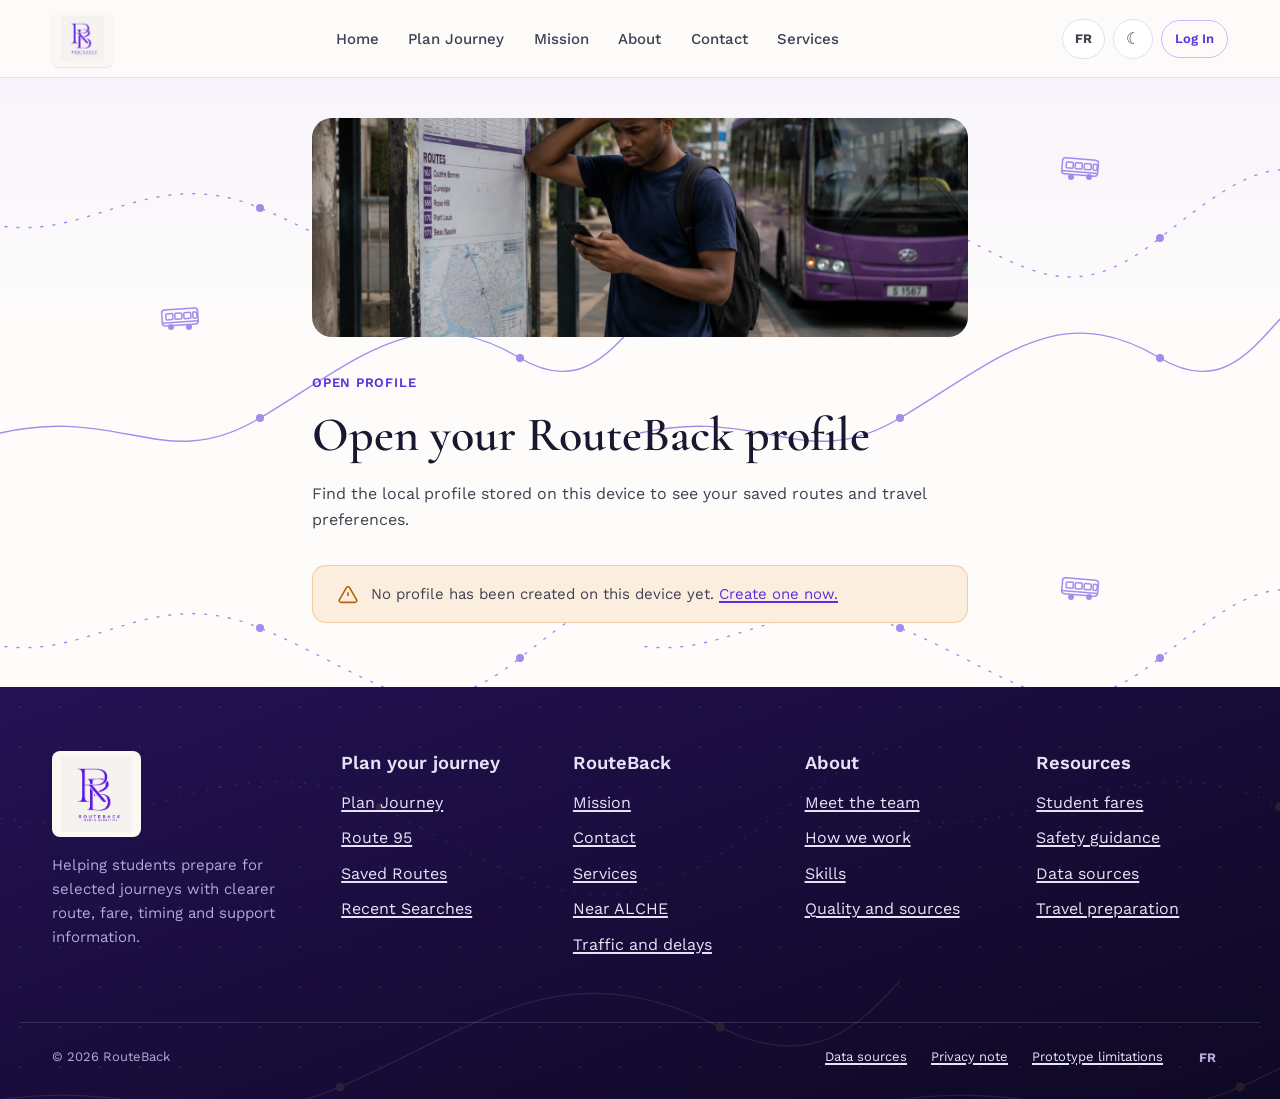
<file: login.html>
<!doctype html>
<html lang="en">
<head>
<meta charset="UTF-8">
<meta name="viewport" content="width=device-width, initial-scale=1">
<title>RouteBack | Open Profile</title>
<meta name="description" content="Open your local RouteBack profile on this device to see your saved routes and travel preferences.">
<link rel="icon" type="image/svg+xml" href="images/logo/favicon.svg">
<link rel="icon" type="image/jpeg" sizes="32x32" href="images/logo/favicon-32.jpg">
<link rel="apple-touch-icon" href="images/logo/apple-touch-icon.jpg">

<link rel="preconnect" href="https://fonts.googleapis.com">
<link rel="preconnect" href="https://fonts.gstatic.com" crossorigin>
<link href="https://fonts.googleapis.com/css2?family=Cormorant+Garamond:ital,wght@0,500;0,600;0,700;1,500;1,600&family=Work+Sans:wght@400;500;600;700&display=swap" rel="stylesheet">
<link rel="stylesheet" href="shared/css/main.css">
</head>
<body data-page="login">
<a class="skip-link" href="#main">Skip to content</a>
<header id="site-header" class="site-header"></header>

<main id="main">
  <section class="section section--tight" style="position:relative;overflow:hidden;">
    <div class="pattern-transit" aria-hidden="true" style="position:absolute;inset:0;z-index:0;"></div>
    <div class="container container--form" style="position:relative;z-index:1;">
      <div class="rounded-lg" style="aspect-ratio:21/7;margin-bottom:var(--space-6);">
        <img class="img-cover" src="images/hero/confused-student-university-stop.jpg" alt="A student looks uncertainly at a phone next to a university bus stop timetable.">
      </div>
      <p class="eyebrow"><span lang="en" data-i18n>Open Profile</span><span lang="fr" data-i18n>Ouvrir un profil</span></p>
      <h1><span lang="en" data-i18n>Open your RouteBack profile</span><span lang="fr" data-i18n>Ouvrez votre profil RouteBack</span></h1>
      <p style="margin-bottom:var(--space-6);">
        <span lang="en" data-i18n>Find the local profile stored on this device to see your saved routes and travel preferences.</span>
        <span lang="fr" data-i18n>Retrouvez le profil local stocké sur cet appareil pour voir vos trajets enregistrés et préférences.</span>
      </p>

      <div class="notice notice-info" id="pending-banner" style="display:none;margin-bottom:var(--space-5);">
        <svg class="notice-icon" viewBox="0 0 24 24" fill="none" aria-hidden="true"><path d="M12 21s7-3.5 7-10V5l-7-3-7 3v6c0 6.5 7 10 7 10z" stroke="currentColor" stroke-width="1.6"/></svg>
        <span><span lang="en" data-i18n>Open or create a profile to save the route you were planning. You'll return to it automatically.</span><span lang="fr" data-i18n>Ouvrez ou créez un profil pour enregistrer le trajet que vous planifiiez. Vous y reviendrez automatiquement.</span></span>
      </div>

      <div id="no-profile-notice" class="notice notice-warning" style="display:none;margin-bottom:var(--space-5);">
        <svg class="notice-icon" viewBox="0 0 24 24" fill="none" aria-hidden="true"><path d="M12 9v4M12 17h.01M10.3 3.9L2.7 17a2 2 0 001.7 3h15.2a2 2 0 001.7-3L13.7 3.9a2 2 0 00-3.4 0z" stroke="currentColor" stroke-width="1.8"/></svg>
        <span>
          <span lang="en" data-i18n>No profile has been created on this device yet.</span>
          <span lang="fr" data-i18n>Aucun profil n’a encore été créé sur cet appareil.</span>
          <a href="signup.html" id="no-profile-cta"><span lang="en" data-i18n>Create one now.</span><span lang="fr" data-i18n>Créez-en un maintenant.</span></a>
        </span>
      </div>

      <div class="error-summary" id="error-summary" role="alert" aria-live="assertive">
        <h2><span lang="en" data-i18n>Please check the following</span><span lang="fr" data-i18n>Veuillez vérifier les éléments suivants</span></h2>
        <ul id="error-summary-list"></ul>
      </div>

      <form id="login-form" class="form-card" novalidate>
        <fieldset class="form-fieldset">
          <legend><span lang="en" data-i18n>Find your profile</span><span lang="fr" data-i18n>Retrouver votre profil</span></legend>
          <div class="field">
            <label for="li-email"><span lang="en" data-i18n>Email</span><span lang="fr" data-i18n>E-mail</span></label>
            <input type="email" id="li-email" autocomplete="email" pattern="[^\s@]+@[^\s@]+\.[^\s@]+" required>
            <p class="field-error" role="alert"><span lang="en" data-i18n>Enter the email you used to create your profile.</span><span lang="fr" data-i18n>Saisissez l’e-mail utilisé pour créer votre profil.</span></p>
          </div>
          <div class="field">
            <label for="li-password"><span lang="en" data-i18n>Prototype password</span><span lang="fr" data-i18n>Mot de passe prototype</span></label>
            <div class="password-field">
              <input type="password" id="li-password" autocomplete="current-password">
              <button type="button" class="password-toggle" data-toggle-for="li-password" aria-label="Show password"><svg width="18" height="18" viewBox="0 0 24 24" fill="none" aria-hidden="true"><path d="M1 12s4-7 11-7 11 7 11 7-4 7-11 7-11-7-11-7z" stroke="currentColor" stroke-width="1.8"/><circle cx="12" cy="12" r="3" stroke="currentColor" stroke-width="1.8"/></svg></button>
            </div>
            <p class="field-hint"><span lang="en" data-i18n>This is a frontend demonstration field only, it is discarded immediately and never checked against anything stored.</span><span lang="fr" data-i18n>Ce champ n’est qu’une démonstration frontend, il est immédiatement supprimé et jamais comparé à quoi que ce soit de stocké.</span></p>
          </div>
          <div class="field checkbox-row">
            <input type="checkbox" id="li-keep-open">
            <label for="li-keep-open" style="font-weight:500;">
              <span lang="en" data-i18n>Keep this local profile open on this device</span>
              <span lang="fr" data-i18n>Garder ce profil local ouvert sur cet appareil</span>
            </label>
          </div>
        </fieldset>
        <button type="submit" class="btn btn-primary btn-block"><span lang="en" data-i18n>Open profile</span><span lang="fr" data-i18n>Ouvrir le profil</span></button>
        <p class="field-hint text-center" style="margin-top:var(--space-4);">
          <span lang="en" data-i18n>Search without a profile?</span><span lang="fr" data-i18n>Rechercher sans profil ?</span>
          <a href="index.html"><span lang="en" data-i18n>Continue without profile.</span><span lang="fr" data-i18n>Continuer sans profil.</span></a>
        </p>
        <p class="field-hint text-center" style="margin-top:var(--space-2);">
          <span lang="en" data-i18n>New here?</span><span lang="fr" data-i18n>Nouveau ici ?</span>
          <a href="signup.html" id="create-instead-link"><span lang="en" data-i18n>Create a profile.</span><span lang="fr" data-i18n>Créez un profil.</span></a>
        </p>
      </form>

      <div class="notice notice-success" id="success-message" style="display:none;margin-top:var(--space-5);" role="status" aria-live="polite"></div>
    </div>
  </section>
</main>

<footer id="site-footer" class="site-footer"></footer>

<script src="shared/js/storage.js" defer></script>
<script src="shared/js/i18n.js" defer></script>
<script src="shared/js/theme.js" defer></script>
<script src="shared/js/ui.js" defer></script>
<script src="shared/js/validation.js" defer></script>
<script src="shared/js/data.js" defer></script>
<script src="shared/js/planner-tools.js" defer></script>
<script src="shared/js/nav.js" defer></script>
<script src="assets/js/login.js" defer></script>
<script src="shared/js/partials.js" defer></script>
</body>
</html>
</file>
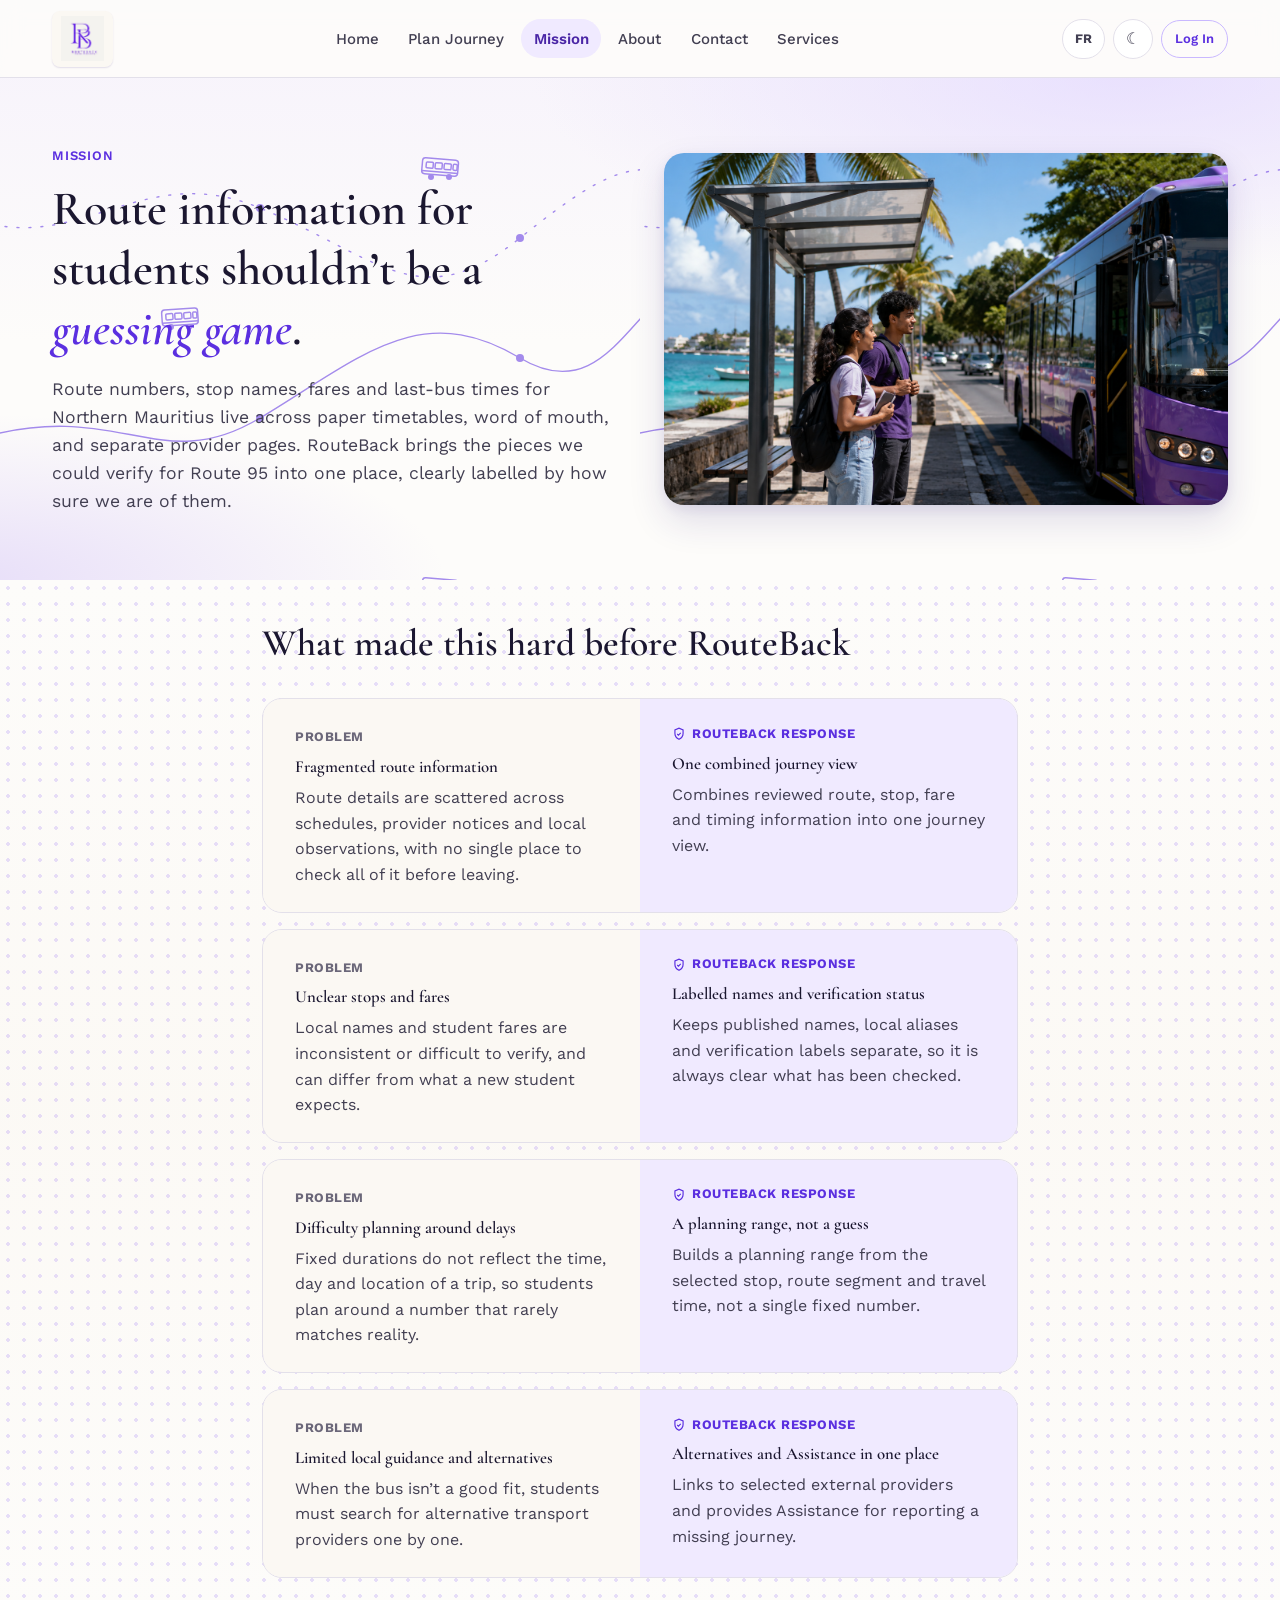
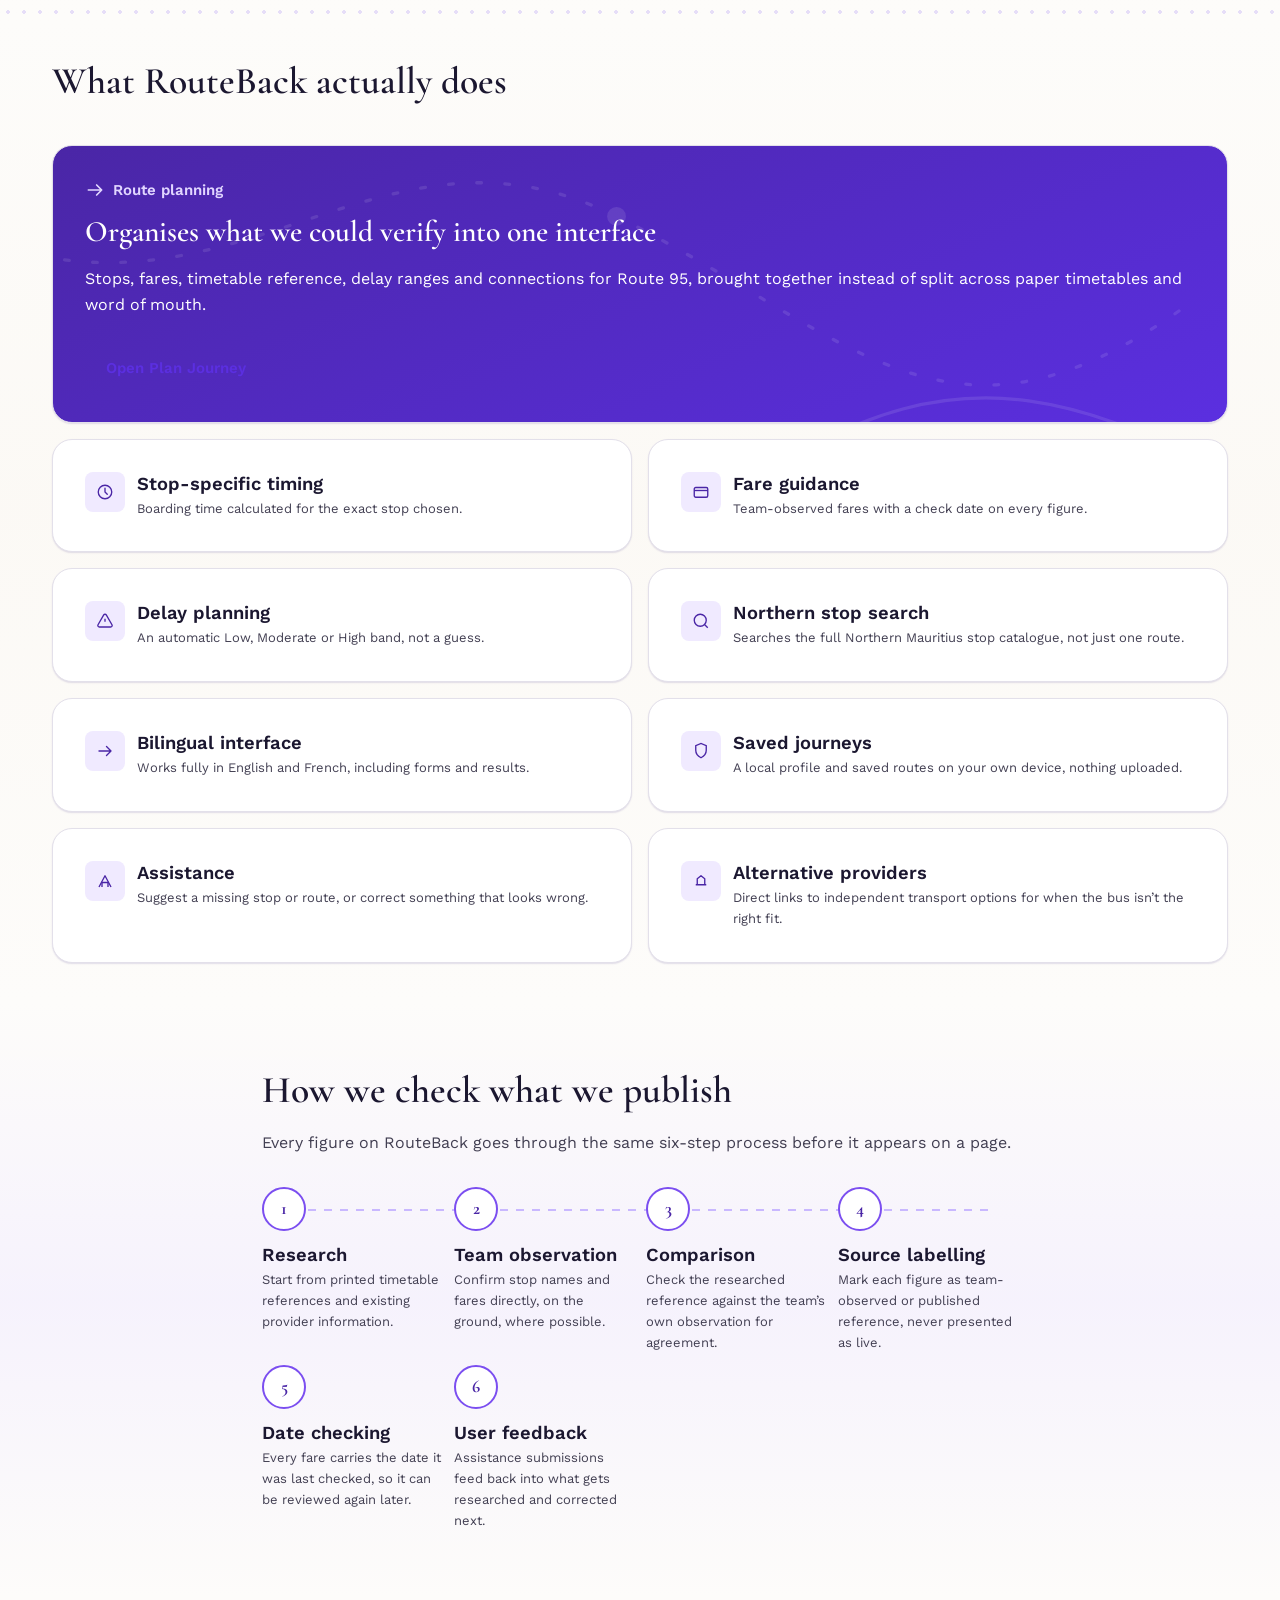
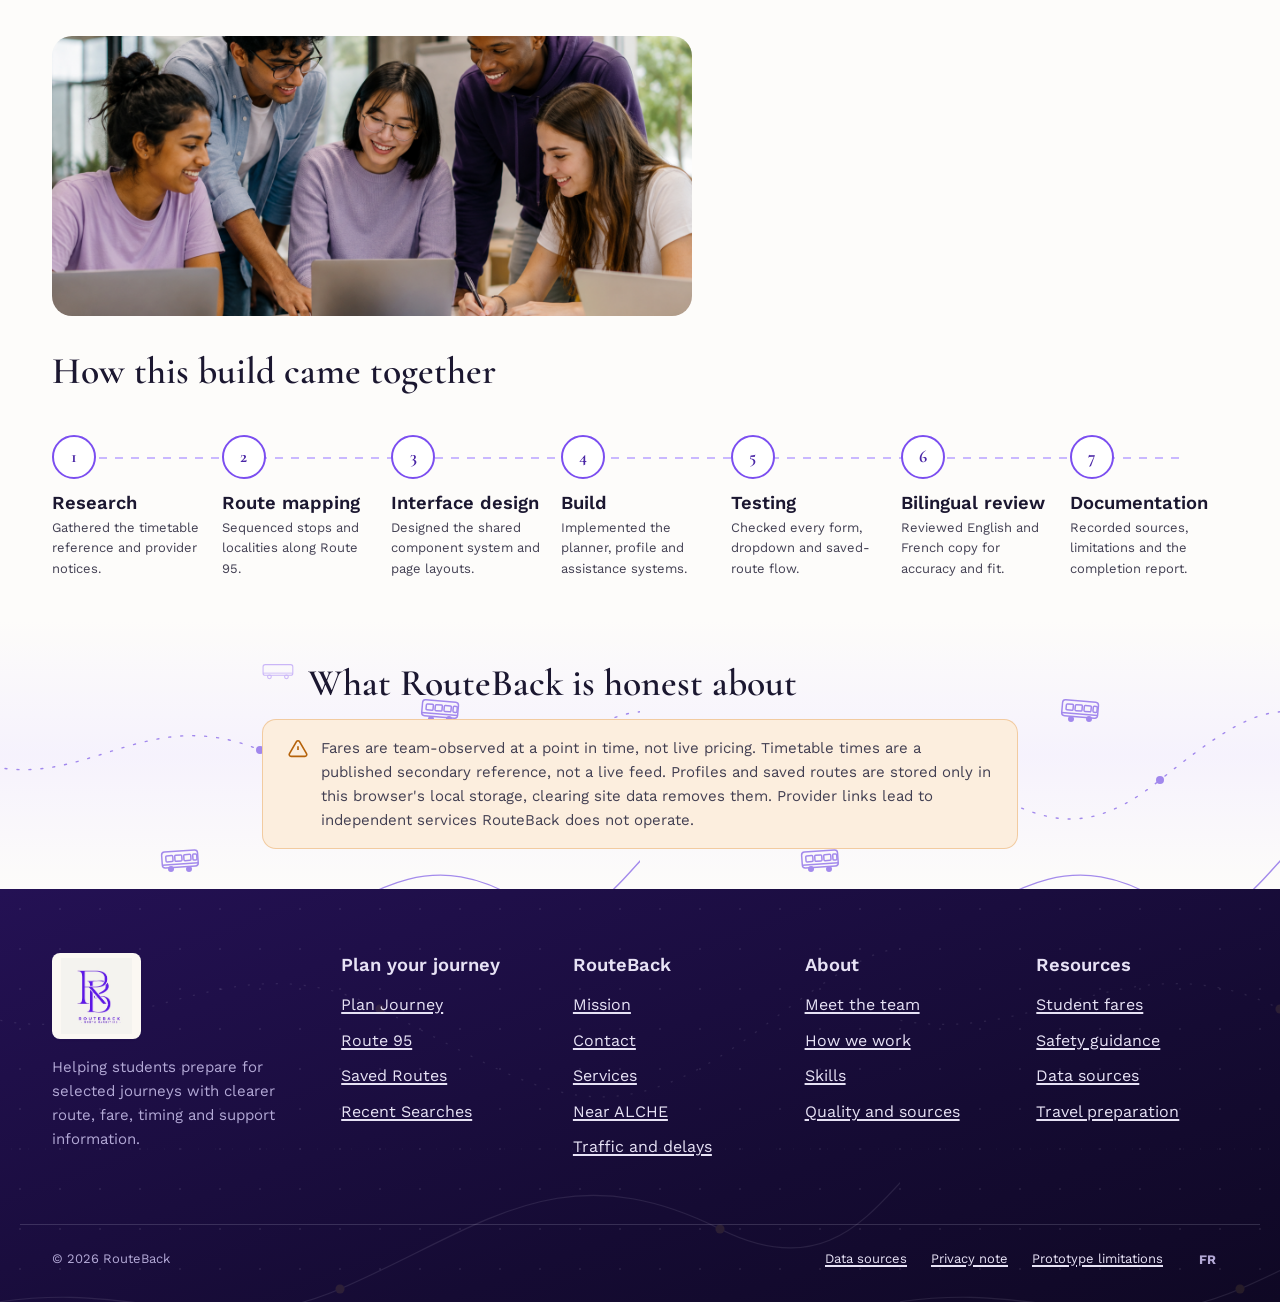
<file: mission.html>
<!doctype html>
<html lang="en">
<head>
<meta charset="UTF-8">
<meta name="viewport" content="width=device-width, initial-scale=1">
<title>RouteBack | Mission</title>
<meta name="description" content="Why RouteBack exists: the problem with fragmented route information for students in Northern Mauritius, and how we verify what we publish.">
<link rel="icon" type="image/svg+xml" href="images/logo/favicon.svg">
<link rel="icon" type="image/jpeg" sizes="32x32" href="images/logo/favicon-32.jpg">
<link rel="apple-touch-icon" href="images/logo/apple-touch-icon.jpg">

<link rel="preconnect" href="https://fonts.googleapis.com">
<link rel="preconnect" href="https://fonts.gstatic.com" crossorigin>
<link href="https://fonts.googleapis.com/css2?family=Cormorant+Garamond:ital,wght@0,500;0,600;0,700;1,500;1,600&family=Work+Sans:wght@400;500;600;700&display=swap" rel="stylesheet">
<link rel="stylesheet" href="shared/css/main.css">
</head>
<body data-page="mission">
<a class="skip-link" href="#main">Skip to content</a>
<header id="site-header" class="site-header"></header>

<main id="main">
  <section class="section pattern-wash" style="position:relative;overflow:hidden;">
    <div class="pattern-layer" aria-hidden="true"></div>
    <div class="pattern-transit" aria-hidden="true" style="position:absolute;inset:0;z-index:0;"></div>
    <div class="container" style="position:relative;z-index:1;">
      <div class="grid-2" style="align-items:center;gap:var(--space-8);">
        <div>
          <p class="eyebrow"><span lang="en" data-i18n>Mission</span><span lang="fr" data-i18n>Mission</span></p>
          <h1><span lang="en" data-i18n>Route information for students shouldn’t be a <em class="accent">guessing game</em>.</span><span lang="fr" data-i18n>L’information de trajet pour les étudiants ne devrait pas être un <em class="accent">jeu de devinettes</em>.</span></h1>
          <p style="font-size:1.1rem;">
            <span lang="en" data-i18n>Route numbers, stop names, fares and last-bus times for Northern Mauritius live across paper timetables, word of mouth, and separate provider pages. RouteBack brings the pieces we could verify for Route 95 into one place, clearly labelled by how sure we are of them.</span>
            <span lang="fr" data-i18n>Les numéros de ligne, noms d’arrêts, tarifs et heures de dernier bus du Nord de Maurice sont dispersés entre horaires papier, bouche-à-oreille et pages de prestataires séparées. RouteBack rassemble en un seul endroit les éléments que nous avons pu vérifier pour la ligne 95, clairement étiquetés selon notre degré de certitude.</span>
          </p>
        </div>
        <div class="rounded-lg aspect-wide" style="box-shadow:var(--shadow-lg);">
          <img class="img-cover" src="images/hero/coastal-stop-purple-bus.jpg" alt="Two students wait at a coastal bus stop as a purple bus arrives.">
        </div>
      </div>
    </div>
  </section>

  <!-- ============ THE PROBLEM ============ -->
  <section class="section section--tight section-wash-cream" style="position:relative;overflow:hidden;">
    <div class="pattern-dots" aria-hidden="true" style="position:absolute;inset:0;z-index:0;"></div>
    <div class="container container--narrow" style="position:relative;z-index:1;">
      <h2><span lang="en" data-i18n>What made this hard before RouteBack</span><span lang="fr" data-i18n>Ce qui était difficile avant RouteBack</span></h2>
      <div class="problem-response-list">
        <div class="problem-response-pair reveal">
          <div class="problem-side">
            <span class="pair-label"><span lang="en" data-i18n>Problem</span><span lang="fr" data-i18n>Problème</span></span>
            <h4><span lang="en" data-i18n>Fragmented route information</span><span lang="fr" data-i18n>Information de trajet fragmentée</span></h4>
            <p><span lang="en" data-i18n>Route details are scattered across schedules, provider notices and local observations, with no single place to check all of it before leaving.</span><span lang="fr" data-i18n>Les détails de la ligne sont dispersés entre horaires, avis de prestataires et observations locales, sans endroit unique pour tout vérifier avant de partir.</span></p>
          </div>
          <div class="response-side">
            <span class="pair-label">
              <svg width="14" height="14" viewBox="0 0 24 24" fill="none" aria-hidden="true"><path d="M9 12l2 2 4-4M12 21s7-3.5 7-10V5l-7-3-7 3v6c0 6.5 7 10 7 10z" stroke="currentColor" stroke-width="2"/></svg>
              <span lang="en" data-i18n>RouteBack response</span><span lang="fr" data-i18n>Réponse de RouteBack</span>
            </span>
            <h4><span lang="en" data-i18n>One combined journey view</span><span lang="fr" data-i18n>Une vue de trajet unique</span></h4>
            <p><span lang="en" data-i18n>Combines reviewed route, stop, fare and timing information into one journey view.</span><span lang="fr" data-i18n>Combine les informations vérifiées de ligne, d’arrêt, de tarif et d’horaire en une seule vue de trajet.</span></p>
          </div>
        </div>

        <div class="problem-response-pair reveal">
          <div class="problem-side">
            <span class="pair-label"><span lang="en" data-i18n>Problem</span><span lang="fr" data-i18n>Problème</span></span>
            <h4><span lang="en" data-i18n>Unclear stops and fares</span><span lang="fr" data-i18n>Arrêts et tarifs peu clairs</span></h4>
            <p><span lang="en" data-i18n>Local names and student fares are inconsistent or difficult to verify, and can differ from what a new student expects.</span><span lang="fr" data-i18n>Les noms locaux et les tarifs étudiants sont incohérents ou difficiles à vérifier, et peuvent différer de ce à quoi un nouvel étudiant s’attend.</span></p>
          </div>
          <div class="response-side">
            <span class="pair-label">
              <svg width="14" height="14" viewBox="0 0 24 24" fill="none" aria-hidden="true"><path d="M9 12l2 2 4-4M12 21s7-3.5 7-10V5l-7-3-7 3v6c0 6.5 7 10 7 10z" stroke="currentColor" stroke-width="2"/></svg>
              <span lang="en" data-i18n>RouteBack response</span><span lang="fr" data-i18n>Réponse de RouteBack</span>
            </span>
            <h4><span lang="en" data-i18n>Labelled names and verification status</span><span lang="fr" data-i18n>Noms étiquetés et statut de vérification</span></h4>
            <p><span lang="en" data-i18n>Keeps published names, local aliases and verification labels separate, so it is always clear what has been checked.</span><span lang="fr" data-i18n>Sépare les noms publiés, les alias locaux et les étiquettes de vérification, afin qu’il soit toujours clair ce qui a été vérifié.</span></p>
          </div>
        </div>

        <div class="problem-response-pair reveal">
          <div class="problem-side">
            <span class="pair-label"><span lang="en" data-i18n>Problem</span><span lang="fr" data-i18n>Problème</span></span>
            <h4><span lang="en" data-i18n>Difficulty planning around delays</span><span lang="fr" data-i18n>Difficulté à anticiper les retards</span></h4>
            <p><span lang="en" data-i18n>Fixed durations do not reflect the time, day and location of a trip, so students plan around a number that rarely matches reality.</span><span lang="fr" data-i18n>Les durées fixes ne reflètent pas l’heure, le jour et le lieu d’un trajet, si bien que les étudiants planifient autour d’un chiffre qui correspond rarement à la réalité.</span></p>
          </div>
          <div class="response-side">
            <span class="pair-label">
              <svg width="14" height="14" viewBox="0 0 24 24" fill="none" aria-hidden="true"><path d="M9 12l2 2 4-4M12 21s7-3.5 7-10V5l-7-3-7 3v6c0 6.5 7 10 7 10z" stroke="currentColor" stroke-width="2"/></svg>
              <span lang="en" data-i18n>RouteBack response</span><span lang="fr" data-i18n>Réponse de RouteBack</span>
            </span>
            <h4><span lang="en" data-i18n>A planning range, not a guess</span><span lang="fr" data-i18n>Une plage de planification, pas une estimation à l’aveugle</span></h4>
            <p><span lang="en" data-i18n>Builds a planning range from the selected stop, route segment and travel time, not a single fixed number.</span><span lang="fr" data-i18n>Construit une plage de planification à partir de l’arrêt, du segment de ligne et de l’heure choisis, plutôt qu’un chiffre fixe unique.</span></p>
          </div>
        </div>

        <div class="problem-response-pair reveal">
          <div class="problem-side">
            <span class="pair-label"><span lang="en" data-i18n>Problem</span><span lang="fr" data-i18n>Problème</span></span>
            <h4><span lang="en" data-i18n>Limited local guidance and alternatives</span><span lang="fr" data-i18n>Peu de repères locaux et d’alternatives</span></h4>
            <p><span lang="en" data-i18n>When the bus isn’t a good fit, students must search for alternative transport providers one by one.</span><span lang="fr" data-i18n>Quand le bus ne convient pas, les étudiants doivent chercher des prestataires de transport alternatifs un par un.</span></p>
          </div>
          <div class="response-side">
            <span class="pair-label">
              <svg width="14" height="14" viewBox="0 0 24 24" fill="none" aria-hidden="true"><path d="M9 12l2 2 4-4M12 21s7-3.5 7-10V5l-7-3-7 3v6c0 6.5 7 10 7 10z" stroke="currentColor" stroke-width="2"/></svg>
              <span lang="en" data-i18n>RouteBack response</span><span lang="fr" data-i18n>Réponse de RouteBack</span>
            </span>
            <h4><span lang="en" data-i18n>Alternatives and Assistance in one place</span><span lang="fr" data-i18n>Alternatives et Assistance au même endroit</span></h4>
            <p><span lang="en" data-i18n>Links to selected external providers and provides Assistance for reporting a missing journey.</span><span lang="fr" data-i18n>Renvoie vers des prestataires externes sélectionnés et propose Assistance pour signaler un trajet manquant.</span></p>
          </div>
        </div>
      </div>
    </div>
  </section>

  <!-- ============ OUR APPROACH ============ -->
  <section class="section section--tight section-wash-cream">
    <div class="container">
      <div class="section-head">
        <h2><span lang="en" data-i18n>What RouteBack actually does</span><span lang="fr" data-i18n>Ce que RouteBack fait concrètement</span></h2>
      </div>
      <div class="capability-bento">
        <article class="card cap-anchor reveal">
          <div style="flex:1;min-width:220px;">
            <div class="card-eyebrow" style="color:var(--rb-lavender-200);">
              <svg width="20" height="20" viewBox="0 0 24 24" fill="none" aria-hidden="true"><path d="M4 12h16M14 6l6 6-6 6" stroke="currentColor" stroke-width="2" stroke-linecap="round" stroke-linejoin="round"/></svg>
              <span lang="en" data-i18n>Route planning</span><span lang="fr" data-i18n>Planification de trajet</span>
            </div>
            <h3><span lang="en" data-i18n>Organises what we could verify into one interface</span><span lang="fr" data-i18n>Organise en une seule interface ce que nous avons pu vérifier</span></h3>
            <p><span lang="en" data-i18n>Stops, fares, timetable reference, delay ranges and connections for Route 95, brought together instead of split across paper timetables and word of mouth.</span><span lang="fr" data-i18n>Arrêts, tarifs, référence d’horaire, plages de retard et correspondances de la ligne 95, réunis plutôt que dispersés entre horaires papier et bouche-à-oreille.</span></p>
            <a class="btn btn-primary-on-dark" style="margin-top:var(--space-3);" href="planner.html"><span lang="en" data-i18n>Open Plan Journey</span><span lang="fr" data-i18n>Ouvrir Planifier un trajet</span></a>
          </div>
        </article>

        <article class="card cap-strip reveal reveal-delay-1">
          <div class="card-icon" aria-hidden="true"><svg width="18" height="18" viewBox="0 0 24 24" fill="none"><circle cx="12" cy="12" r="9" stroke="currentColor" stroke-width="1.8"/><path d="M12 7v5l3 3" stroke="currentColor" stroke-width="1.8" stroke-linecap="round"/></svg></div>
          <div><h5><span lang="en" data-i18n>Stop-specific timing</span><span lang="fr" data-i18n>Horaire par arrêt</span></h5><p><span lang="en" data-i18n>Boarding time calculated for the exact stop chosen.</span><span lang="fr" data-i18n>Heure d’embarquement calculée pour l’arrêt exact choisi.</span></p></div>
        </article>
        <article class="card cap-strip reveal reveal-delay-2">
          <div class="card-icon" aria-hidden="true"><svg width="18" height="18" viewBox="0 0 24 24" fill="none"><rect x="3" y="6" width="18" height="13" rx="2" stroke="currentColor" stroke-width="1.8"/><path d="M3 10h18" stroke="currentColor" stroke-width="1.8"/></svg></div>
          <div><h5><span lang="en" data-i18n>Fare guidance</span><span lang="fr" data-i18n>Repère tarifaire</span></h5><p><span lang="en" data-i18n>Team-observed fares with a check date on every figure.</span><span lang="fr" data-i18n>Tarifs observés par l’équipe, avec une date de vérification pour chaque chiffre.</span></p></div>
        </article>
        <article class="card cap-strip reveal reveal-delay-3">
          <div class="card-icon" aria-hidden="true"><svg width="18" height="18" viewBox="0 0 24 24" fill="none"><path d="M12 9v4M12 17h.01M10.3 3.9L2.7 17a2 2 0 001.7 3h15.2a2 2 0 001.7-3L13.7 3.9a2 2 0 00-3.4 0z" stroke="currentColor" stroke-width="1.8"/></svg></div>
          <div><h5><span lang="en" data-i18n>Delay planning</span><span lang="fr" data-i18n>Planification des retards</span></h5><p><span lang="en" data-i18n>An automatic Low, Moderate or High band, not a guess.</span><span lang="fr" data-i18n>Une bande automatique Faible, Modérée ou Élevée, pas une estimation à l’aveugle.</span></p></div>
        </article>
        <article class="card cap-strip reveal">
          <div class="card-icon" aria-hidden="true"><svg width="18" height="18" viewBox="0 0 24 24" fill="none"><path d="M21 21l-4.3-4.3M11 19a8 8 0 100-16 8 8 0 000 16z" stroke="currentColor" stroke-width="1.8"/></svg></div>
          <div><h5><span lang="en" data-i18n>Northern stop search</span><span lang="fr" data-i18n>Recherche d’arrêts du Nord</span></h5><p><span lang="en" data-i18n>Searches the full Northern Mauritius stop catalogue, not just one route.</span><span lang="fr" data-i18n>Recherche dans le catalogue complet des arrêts du Nord, pas seulement une ligne.</span></p></div>
        </article>
        <article class="card cap-strip reveal reveal-delay-1">
          <div class="card-icon" aria-hidden="true"><svg width="18" height="18" viewBox="0 0 24 24" fill="none"><path d="M4 12h16M14 6l6 6-6 6" stroke="currentColor" stroke-width="1.8" stroke-linecap="round" stroke-linejoin="round"/></svg></div>
          <div><h5><span lang="en" data-i18n>Bilingual interface</span><span lang="fr" data-i18n>Interface bilingue</span></h5><p><span lang="en" data-i18n>Works fully in English and French, including forms and results.</span><span lang="fr" data-i18n>Fonctionne entièrement en anglais et en français, formulaires et résultats compris.</span></p></div>
        </article>
        <article class="card cap-strip reveal reveal-delay-2">
          <div class="card-icon" aria-hidden="true"><svg width="18" height="18" viewBox="0 0 24 24" fill="none"><path d="M12 21s7-3.5 7-10V5l-7-3-7 3v6c0 6.5 7 10 7 10z" stroke="currentColor" stroke-width="1.8"/></svg></div>
          <div><h5><span lang="en" data-i18n>Saved journeys</span><span lang="fr" data-i18n>Trajets enregistrés</span></h5><p><span lang="en" data-i18n>A local profile and saved routes on your own device, nothing uploaded.</span><span lang="fr" data-i18n>Un profil local et des trajets enregistrés sur votre appareil, rien n’est téléversé.</span></p></div>
        </article>
        <article class="card cap-strip reveal reveal-delay-3">
          <div class="card-icon" aria-hidden="true"><svg width="18" height="18" viewBox="0 0 24 24" fill="none"><path d="M4 20l8-15 8 15" stroke="currentColor" stroke-width="1.8" stroke-linejoin="round"/><path d="M8 20v-6h8v6" stroke="currentColor" stroke-width="1.8"/></svg></div>
          <div><h5><span lang="en" data-i18n>Assistance</span><span lang="fr" data-i18n>Assistance</span></h5><p><span lang="en" data-i18n>Suggest a missing stop or route, or correct something that looks wrong.</span><span lang="fr" data-i18n>Suggérez un arrêt ou une ligne manquante, ou corrigez une erreur.</span></p></div>
        </article>
        <article class="card cap-strip reveal">
          <div class="card-icon" aria-hidden="true"><svg width="18" height="18" viewBox="0 0 24 24" fill="none"><path d="M5 17h14M7 17V9l5-4 5 4v8" stroke="currentColor" stroke-width="1.8" stroke-linejoin="round"/></svg></div>
          <div><h5><span lang="en" data-i18n>Alternative providers</span><span lang="fr" data-i18n>Prestataires alternatifs</span></h5><p><span lang="en" data-i18n>Direct links to independent transport options for when the bus isn’t the right fit.</span><span lang="fr" data-i18n>Liens directs vers des options de transport indépendantes quand le bus ne convient pas.</span></p></div>
        </article>
      </div>
    </div>
  </section>

  <!-- ============ VERIFICATION PROCESS ============ -->
  <section class="section section-wash-lavender" id="verification">
    <div class="container container--narrow">
      <h2><span lang="en" data-i18n>How we check what we publish</span><span lang="fr" data-i18n>Comment nous vérifions ce que nous publions</span></h2>
      <p><span lang="en" data-i18n>Every figure on RouteBack goes through the same six-step process before it appears on a page.</span><span lang="fr" data-i18n>Chaque donnée sur RouteBack suit le même processus en six étapes avant d’apparaître sur une page.</span></p>
      <div class="route-timeline">
        <div class="route-timeline-track">
          <div class="route-stop reveal">
            <div class="route-stop-marker" aria-hidden="true">1</div>
            <h5><span lang="en" data-i18n>Research</span><span lang="fr" data-i18n>Recherche</span></h5>
            <p><span lang="en" data-i18n>Start from printed timetable references and existing provider information.</span><span lang="fr" data-i18n>Partir des références d’horaires imprimées et des informations existantes des prestataires.</span></p>
          </div>
          <div class="route-stop reveal reveal-delay-1">
            <div class="route-stop-marker" aria-hidden="true">2</div>
            <h5><span lang="en" data-i18n>Team observation</span><span lang="fr" data-i18n>Observation par l’équipe</span></h5>
            <p><span lang="en" data-i18n>Confirm stop names and fares directly, on the ground, where possible.</span><span lang="fr" data-i18n>Confirmer directement les noms d’arrêts et les tarifs sur le terrain, quand c’est possible.</span></p>
          </div>
          <div class="route-stop reveal reveal-delay-2">
            <div class="route-stop-marker" aria-hidden="true">3</div>
            <h5><span lang="en" data-i18n>Comparison</span><span lang="fr" data-i18n>Comparaison</span></h5>
            <p><span lang="en" data-i18n>Check the researched reference against the team’s own observation for agreement.</span><span lang="fr" data-i18n>Comparer la référence recherchée à l’observation propre de l’équipe.</span></p>
          </div>
          <div class="route-stop reveal reveal-delay-3">
            <div class="route-stop-marker" aria-hidden="true">4</div>
            <h5><span lang="en" data-i18n>Source labelling</span><span lang="fr" data-i18n>Étiquetage de la source</span></h5>
            <p><span lang="en" data-i18n>Mark each figure as team-observed or published reference, never presented as live.</span><span lang="fr" data-i18n>Marquer chaque donnée comme observée par l’équipe ou référence publiée, jamais présentée comme en direct.</span></p>
          </div>
          <div class="route-stop reveal">
            <div class="route-stop-marker" aria-hidden="true">5</div>
            <h5><span lang="en" data-i18n>Date checking</span><span lang="fr" data-i18n>Vérification de la date</span></h5>
            <p><span lang="en" data-i18n>Every fare carries the date it was last checked, so it can be reviewed again later.</span><span lang="fr" data-i18n>Chaque tarif porte la date de sa dernière vérification, afin d’être réexaminé plus tard.</span></p>
          </div>
          <div class="route-stop reveal reveal-delay-1">
            <div class="route-stop-marker" aria-hidden="true">6</div>
            <h5><span lang="en" data-i18n>User feedback</span><span lang="fr" data-i18n>Retour des utilisateurs</span></h5>
            <p><span lang="en" data-i18n>Assistance submissions feed back into what gets researched and corrected next.</span><span lang="fr" data-i18n>Les soumissions d’Assistance alimentent ce qui est recherché et corrigé ensuite.</span></p>
          </div>
        </div>
      </div>
    </div>
  </section>

  <!-- ============ TIMELINE ============ -->
  <section class="section section--tight">
    <div class="container">
      <div class="section-head" style="display:grid;grid-template-columns:1fr;gap:var(--space-6);">
        <div class="rounded-lg" style="max-width:640px;aspect-ratio:16/7;">
          <img class="img-cover" src="images/hero/group-laptops-collaboration.jpg" alt="Five students gather around laptops working together.">
        </div>
        <h2 style="margin-bottom:0;"><span lang="en" data-i18n>How this build came together</span><span lang="fr" data-i18n>Comment cette construction a pris forme</span></h2>
      </div>
      <div class="route-timeline">
        <div class="route-timeline-track">
          <div class="route-stop reveal">
            <div class="route-stop-marker" aria-hidden="true">1</div>
            <h5><span lang="en" data-i18n>Research</span><span lang="fr" data-i18n>Recherche</span></h5>
            <p><span lang="en" data-i18n>Gathered the timetable reference and provider notices.</span><span lang="fr" data-i18n>Rassemblé la référence d’horaire et les avis des prestataires.</span></p>
          </div>
          <div class="route-stop reveal reveal-delay-1">
            <div class="route-stop-marker" aria-hidden="true">2</div>
            <h5><span lang="en" data-i18n>Route mapping</span><span lang="fr" data-i18n>Cartographie de la ligne</span></h5>
            <p><span lang="en" data-i18n>Sequenced stops and localities along Route 95.</span><span lang="fr" data-i18n>Séquencé les arrêts et localités le long de la ligne 95.</span></p>
          </div>
          <div class="route-stop reveal reveal-delay-2">
            <div class="route-stop-marker" aria-hidden="true">3</div>
            <h5><span lang="en" data-i18n>Interface design</span><span lang="fr" data-i18n>Conception de l’interface</span></h5>
            <p><span lang="en" data-i18n>Designed the shared component system and page layouts.</span><span lang="fr" data-i18n>Conçu le système de composants partagés et les mises en page.</span></p>
          </div>
          <div class="route-stop reveal reveal-delay-3">
            <div class="route-stop-marker" aria-hidden="true">4</div>
            <h5><span lang="en" data-i18n>Build</span><span lang="fr" data-i18n>Construction</span></h5>
            <p><span lang="en" data-i18n>Implemented the planner, profile and assistance systems.</span><span lang="fr" data-i18n>Implémenté le planificateur, le profil et l’assistance.</span></p>
          </div>
          <div class="route-stop reveal">
            <div class="route-stop-marker" aria-hidden="true">5</div>
            <h5><span lang="en" data-i18n>Testing</span><span lang="fr" data-i18n>Tests</span></h5>
            <p><span lang="en" data-i18n>Checked every form, dropdown and saved-route flow.</span><span lang="fr" data-i18n>Vérifié chaque formulaire, menu déroulant et flux de trajet enregistré.</span></p>
          </div>
          <div class="route-stop reveal reveal-delay-1">
            <div class="route-stop-marker" aria-hidden="true">6</div>
            <h5><span lang="en" data-i18n>Bilingual review</span><span lang="fr" data-i18n>Relecture bilingue</span></h5>
            <p><span lang="en" data-i18n>Reviewed English and French copy for accuracy and fit.</span><span lang="fr" data-i18n>Relu les textes anglais et français pour l’exactitude et l’adaptation.</span></p>
          </div>
          <div class="route-stop reveal reveal-delay-2">
            <div class="route-stop-marker" aria-hidden="true">7</div>
            <h5><span lang="en" data-i18n>Documentation</span><span lang="fr" data-i18n>Documentation</span></h5>
            <p><span lang="en" data-i18n>Recorded sources, limitations and the completion report.</span><span lang="fr" data-i18n>Consigné les sources, les limites et le rapport final.</span></p>
          </div>
        </div>
      </div>
    </div>
  </section>

  <!-- ============ LIMITATIONS ============ -->
  <section class="section section--tight section-wash-lavender" id="limitations" style="position:relative;overflow:hidden;">
    <div class="pattern-transit" aria-hidden="true" style="position:absolute;inset:0;z-index:0;"></div>
    <div class="container container--narrow" style="position:relative;z-index:1;">
      <div class="cluster gap-3" style="align-items:flex-start;margin-bottom:var(--space-3);">
        <svg class="deco-bus-icon" width="34" height="22" viewBox="0 0 64 32" fill="none" aria-hidden="true">
          <rect x="2" y="4" width="56" height="20" rx="4" stroke="currentColor" stroke-width="2"/>
          <line x1="2" y1="20" x2="58" y2="20" stroke="currentColor" stroke-width="1.5"/>
          <circle cx="14" cy="27" r="3.5" stroke="currentColor" stroke-width="2"/>
          <circle cx="46" cy="27" r="3.5" stroke="currentColor" stroke-width="2"/>
        </svg>
        <h2 style="margin-bottom:0;"><span lang="en" data-i18n>What RouteBack is honest about</span><span lang="fr" data-i18n>Ce que RouteBack indique honnêtement</span></h2>
      </div>
      <div class="notice notice-warning">
        <svg class="notice-icon" viewBox="0 0 24 24" fill="none" aria-hidden="true"><path d="M12 9v4M12 17h.01M10.3 3.9L2.7 17a2 2 0 001.7 3h15.2a2 2 0 001.7-3L13.7 3.9a2 2 0 00-3.4 0z" stroke="currentColor" stroke-width="1.8"/></svg>
        <span>
          <span lang="en" data-i18n>Fares are team-observed at a point in time, not live pricing. Timetable times are a published secondary reference, not a live feed. Profiles and saved routes are stored only in this browser's local storage, clearing site data removes them. Provider links lead to independent services RouteBack does not operate.</span>
          <span lang="fr" data-i18n>Les tarifs sont observés par l’équipe à un moment donné, pas des prix en direct. Les horaires proviennent d’une référence publiée en second lieu, pas d’un flux en direct. Les profils et trajets enregistrés sont stockés uniquement dans le stockage local de ce navigateur, effacer les données du site les supprime. Les liens de prestataires mènent à des services indépendants que RouteBack n’exploite pas.</span>
        </span>
      </div>
    </div>
  </section>
</main>

<footer id="site-footer" class="site-footer"></footer>

<script src="shared/js/storage.js" defer></script>
<script src="shared/js/i18n.js" defer></script>
<script src="shared/js/theme.js" defer></script>
<script src="shared/js/ui.js" defer></script>
<script src="shared/js/validation.js" defer></script>
<script src="shared/js/data.js" defer></script>
<script src="shared/js/planner-tools.js" defer></script>
<script src="shared/js/nav.js" defer></script>
<script src="assets/js/mission.js" defer></script>
<script src="shared/js/partials.js" defer></script>
</body>
</html>
</file>
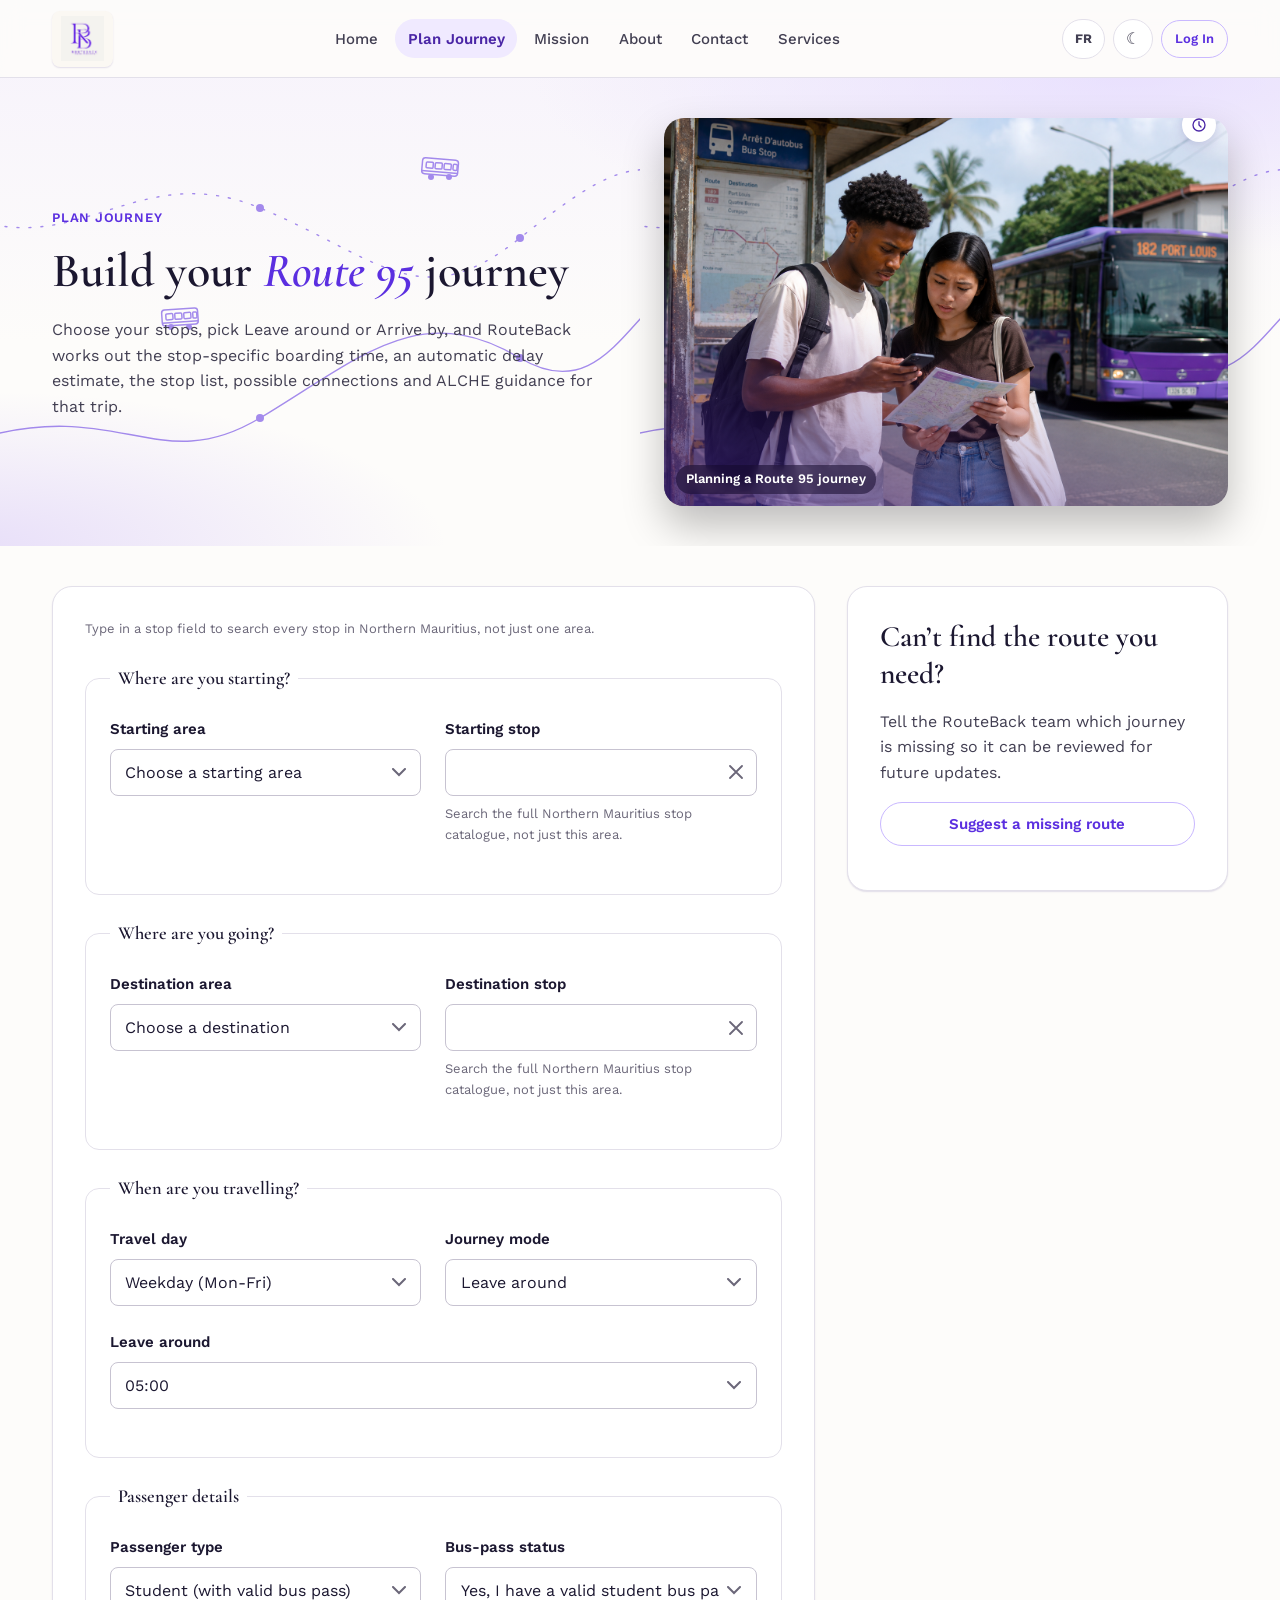
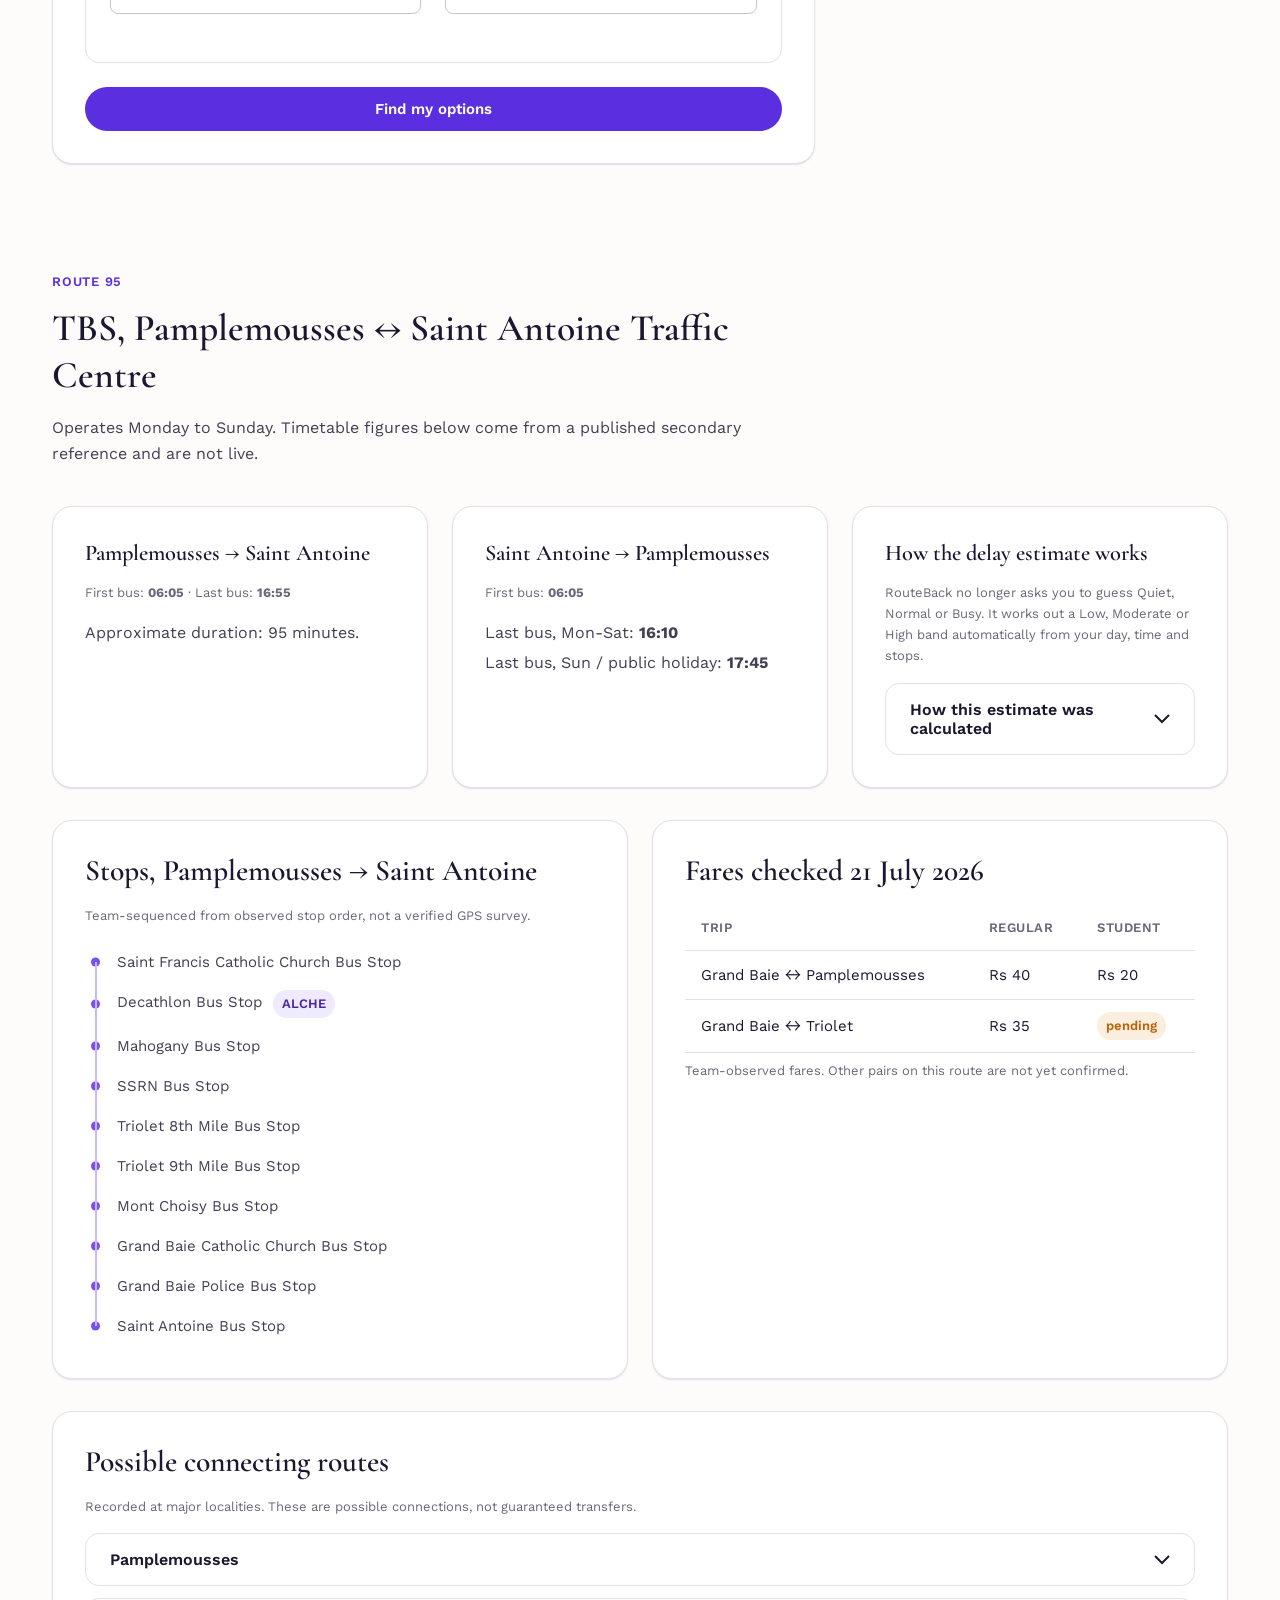
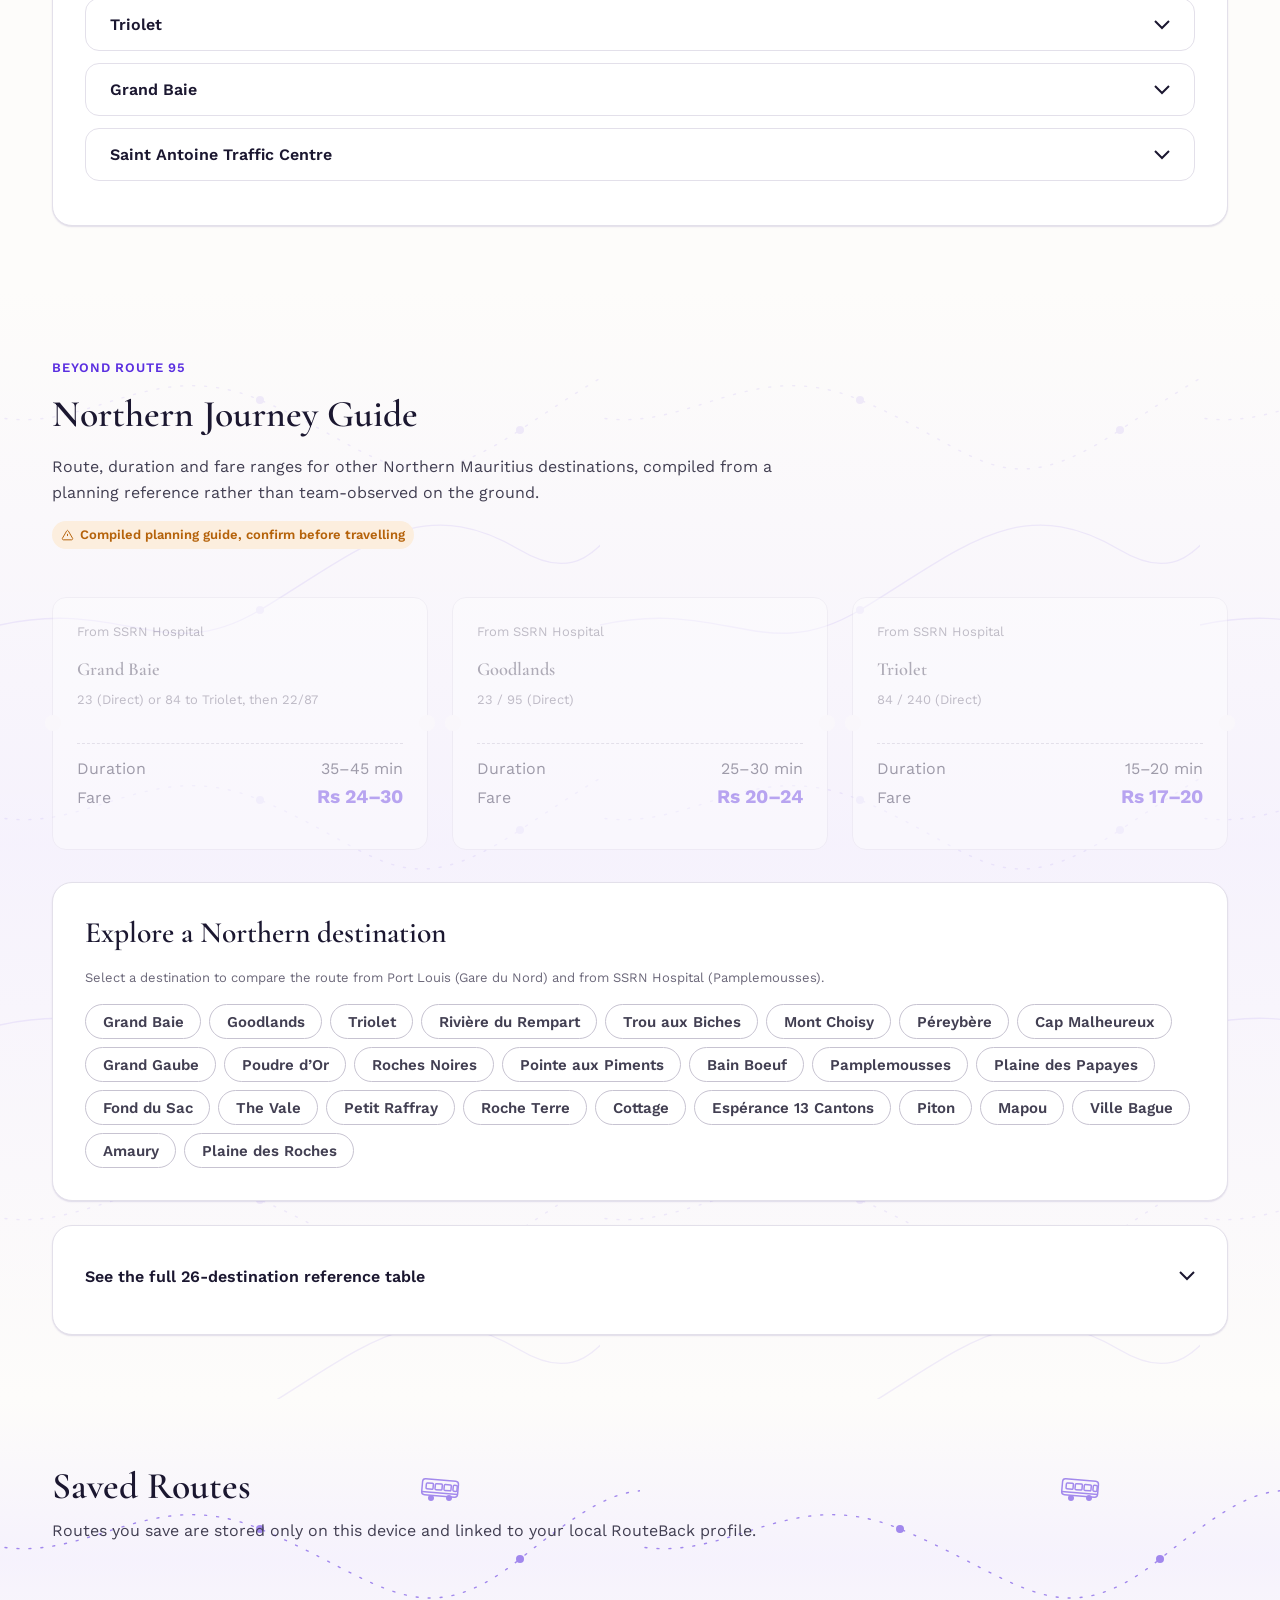
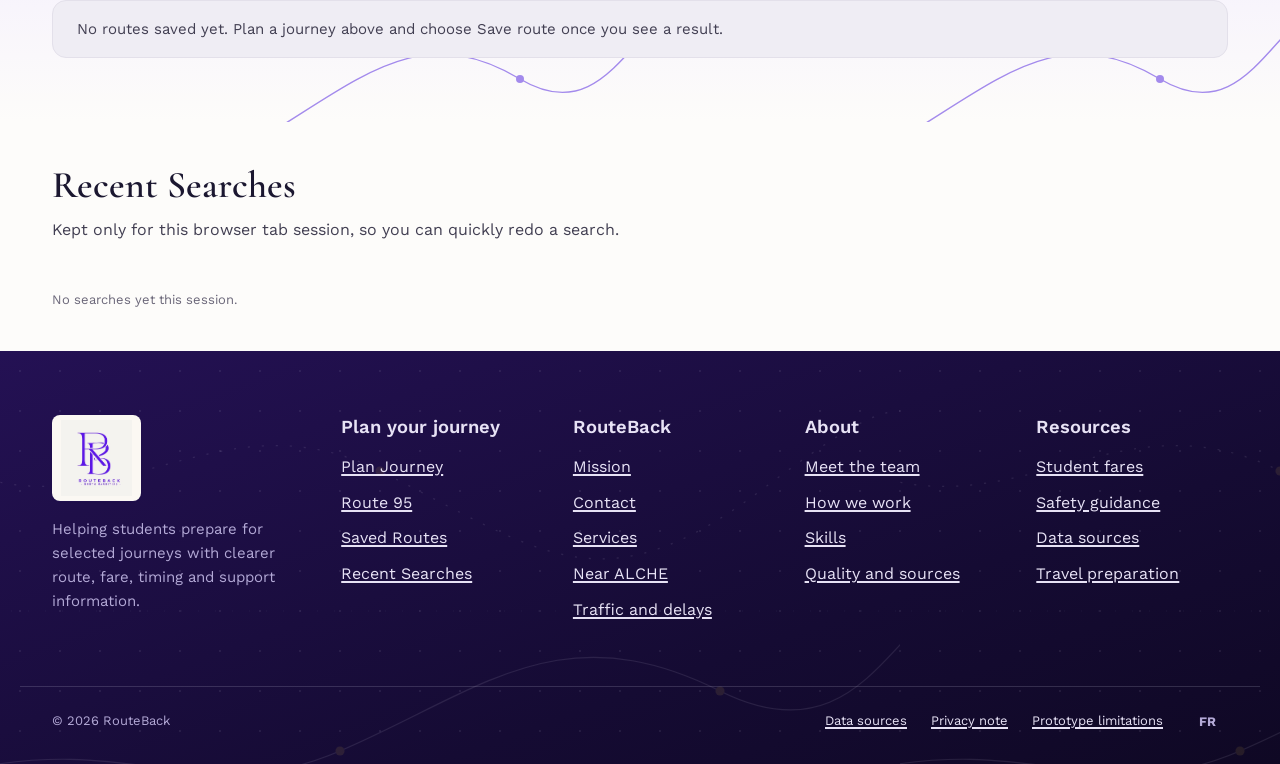
<file: planner.html>
<!doctype html>
<html lang="en">
<head>
<meta charset="UTF-8">
<meta name="viewport" content="width=device-width, initial-scale=1">
<title>RouteBack | Plan Journey</title>
<meta name="description" content="Build a Route 95 journey with dependent stop, timing and traffic selections, see stops, connections and ALCHE guidance, and save it to your device.">
<!-- <link rel="icon" type="image/svg+xml" href="images/logo/favicon.svg"> -->
<link rel="icon" type="image/jpeg" sizes="32x32" href="images/logo/favicon-32.jpg">
<!-- <link rel="apple-touch-icon" href="images/logo/apple-touch-icon.jpg"> -->

<link rel="preconnect" href="https://fonts.googleapis.com">
<link rel="preconnect" href="https://fonts.gstatic.com" crossorigin>
<link href="https://fonts.googleapis.com/css2?family=Cormorant+Garamond:ital,wght@0,500;0,600;0,700;1,500;1,600&family=Work+Sans:wght@400;500;600;700&display=swap" rel="stylesheet">
<link rel="stylesheet" href="shared/css/main.css">
</head>
<body data-page="planner">
<a class="skip-link" href="#main">Skip to content</a>
<header id="site-header" class="site-header"></header> <!-- Done by shared/js/partials.js( search site-header) -->

<main id="main">
  <!--  HERO/ INTRO Section  -->
  <section class="section section--tight pattern-wash" style="position:relative;overflow:hidden;">
    <div class="pattern-layer" aria-hidden="true"></div>
    <div class="pattern-transit" aria-hidden="true" style="position:absolute;inset:0;z-index:0;"></div>
    <div class="container" style="position:relative;z-index:1;">
      <div class="grid-2" style="align-items:center;gap:var(--space-8);">
        <div>
          <p class="eyebrow"><span lang="en" data-i18n>Plan Journey</span><span lang="fr" data-i18n>Planifier un trajet</span></p>
          <h1><span lang="en" data-i18n>Build your <em class="accent">Route 95</em> journey</span><span lang="fr" data-i18n>Construisez votre trajet sur la <em class="accent">ligne 95</em></span></h1>
          <p style="max-width:60ch;">
            <span lang="en" data-i18n>Choose your stops, pick Leave around or Arrive by, and RouteBack works out the stop-specific boarding time, an automatic delay estimate, the stop list, possible connections and ALCHE guidance for that trip.</span>
            <span lang="fr" data-i18n>Choisissez vos arrêts, sélectionnez Partir vers ou Arriver avant, et RouteBack calcule l’heure d’embarquement spécifique à l’arrêt, une estimation automatique du retard, la liste des arrêts, les correspondances possibles et le repère ALCHE.</span>
          </p>
        </div>
        <div class="feature-image-frame" style="aspect-ratio:16/11;">
          <span class="feature-marker" aria-hidden="true">
            <svg width="16" height="16" viewBox="0 0 24 24" fill="none"><circle cx="12" cy="12" r="9" stroke="currentColor" stroke-width="2"/><path d="M12 7v5l3 3" stroke="currentColor" stroke-width="2" stroke-linecap="round"/></svg>
          </span>
          <img class="img-cover" src="images/hero/map-reading-bus-stop.jpg" alt="Two students reading a printed route map at a bus stop signposted Bus Stop / Arrêt d’autobus.">
          <span class="feature-image-caption"><span lang="en" data-i18n>Planning a Route 95 journey</span><span lang="fr" data-i18n>Planifier un trajet sur la ligne 95</span></span>
        </div>
      </div>
    </div>
  </section>

  <!--  PLANNER FORM + MISSING ROUTE  -->
  <section class="section section--tight" id="planner-form-section">
    <div class="container">
      <div class="grid-2" style="grid-template-columns:2fr 1fr;align-items:start;gap:var(--space-6);">
      <form id="planner-form" class="card" novalidate aria-describedby="planner-form-hint">
        <p id="planner-form-hint" class="field-hint" style="margin-top:0;margin-bottom:var(--space-5);">
          <span lang="en" data-i18n>Type in a stop field to search every stop in Northern Mauritius, not just one area.</span>
          <span lang="fr" data-i18n>Saisissez dans un champ d’arrêt pour rechercher tous les arrêts du Nord de Maurice, pas seulement une zone.</span>
        </p>
        <fieldset class="form-fieldset">
          <legend><span lang="en" data-i18n>Where are you starting?</span><span lang="fr" data-i18n>D’où partez-vous ?</span></legend>
          <div class="field-row field-row-2">
            <div class="field">
              <label for="pl-start"><span lang="en" data-i18n>Starting area</span><span lang="fr" data-i18n>Zone de départ</span></label>
              <select id="pl-start" required></select>
            </div>
            <div class="field">
              <label for="pl-start-stop"><span lang="en" data-i18n>Starting stop</span><span lang="fr" data-i18n>Arrêt de départ</span></label>
              <select id="pl-start-stop"></select>
              <p class="field-hint"><span lang="en" data-i18n>Search the full Northern Mauritius stop catalogue, not just this area.</span><span lang="fr" data-i18n>Recherchez dans le catalogue complet des arrêts du Nord de Maurice, pas seulement cette zone.</span></p>
            </div>
          </div>
        </fieldset>
        <fieldset class="form-fieldset">
          <legend><span lang="en" data-i18n>Where are you going?</span><span lang="fr" data-i18n>Où allez-vous ?</span></legend>
          <div class="field-row field-row-2">
            <div class="field">
              <label for="pl-dest"><span lang="en" data-i18n>Destination area</span><span lang="fr" data-i18n>Zone de destination</span></label>
              <select id="pl-dest" required></select>
            </div>
            <div class="field">
              <label for="pl-dest-stop"><span lang="en" data-i18n>Destination stop</span><span lang="fr" data-i18n>Arrêt de destination</span></label>
              <select id="pl-dest-stop"></select>
              <p class="field-hint"><span lang="en" data-i18n>Search the full Northern Mauritius stop catalogue, not just this area.</span><span lang="fr" data-i18n>Recherchez dans le catalogue complet des arrêts du Nord de Maurice, pas seulement cette zone.</span></p>
            </div>
          </div>
        </fieldset>
        <fieldset class="form-fieldset">
          <legend><span lang="en" data-i18n>When are you travelling?</span><span lang="fr" data-i18n>Quand voyagez-vous ?</span></legend>
          <div class="field-row field-row-2">
            <div class="field">
              <label for="pl-day"><span lang="en" data-i18n>Travel day</span><span lang="fr" data-i18n>Jour de voyage</span></label>
              <select id="pl-day"></select>
            </div>
            <div class="field">
              <label for="pl-mode"><span lang="en" data-i18n>Journey mode</span><span lang="fr" data-i18n>Mode de trajet</span></label>
              <select id="pl-mode"></select>
            </div>
          </div>
          <div class="field">
            <label for="pl-time" id="pl-time-label"><span lang="en" data-i18n>Leave around</span><span lang="fr" data-i18n>Partir vers</span></label>
            <select id="pl-time"></select>
          </div>
        </fieldset>
        <fieldset class="form-fieldset">
          <legend><span lang="en" data-i18n>Passenger details</span><span lang="fr" data-i18n>Détails du passager</span></legend>
          <div class="field-row field-row-2">
            <div class="field">
              <label for="pl-passenger"><span lang="en" data-i18n>Passenger type</span><span lang="fr" data-i18n>Type de passager</span></label>
              <select id="pl-passenger"></select>
            </div>
            <div class="field">
              <label for="pl-buspass"><span lang="en" data-i18n>Bus-pass status</span><span lang="fr" data-i18n>Statut de carte de bus</span></label>
              <select id="pl-buspass"></select>
            </div>
          </div>
        </fieldset>
        <p class="field-error" id="planner-form-error" role="alert" style="display:none;">
          <span lang="en" data-i18n>Please choose a starting area and a different destination.</span>
          <span lang="fr" data-i18n>Veuillez choisir une zone de départ et une destination différente.</span>
        </p>
        <div class="notice notice-warning" id="planner-off-corridor-notice" role="alert" style="display:none;margin-bottom:var(--space-4);">
          <svg class="notice-icon" viewBox="0 0 24 24" fill="none" aria-hidden="true"><path d="M12 9v4M12 17h.01M10.3 3.9L2.7 17a2 2 0 001.7 3h15.2a2 2 0 001.7-3L13.7 3.9a2 2 0 00-3.4 0z" stroke="currentColor" stroke-width="1.8"/></svg>
          <span id="planner-off-corridor-notice-text"></span>
        </div>
        <button type="submit" class="btn btn-primary btn-block">
          <span lang="en" data-i18n>Find my options</span><span lang="fr" data-i18n>Trouver mes options</span>
        </button>
      </form>

      <aside class="card" aria-labelledby="missing-route-heading">
        <h3 id="missing-route-heading"><span lang="en" data-i18n>Can’t find the route you need?</span><span lang="fr" data-i18n>Vous ne trouvez pas la ligne dont vous avez besoin ?</span></h3>
        <p><span lang="en" data-i18n>Tell the RouteBack team which journey is missing so it can be reviewed for future updates.</span><span lang="fr" data-i18n>Indiquez à l’équipe RouteBack quel trajet manque afin qu’il soit examiné pour de futures mises à jour.</span></p>
        <a class="btn btn-secondary btn-block" href="contact.html?category=missing-route">
          <span lang="en" data-i18n>Suggest a missing route</span><span lang="fr" data-i18n>Suggérer une ligne manquante</span>
        </a>
        <div id="missing-route-form-link" style="margin-top:var(--space-3);"></div>
      </aside>
      </div>
    </div>
  </section>

  <!--  RESULTS  -->
  <section class="section section--tight" id="planner-results" hidden>
    <div class="container">
      <div class="card result-card" id="result-card-body"></div>
    </div>
  </section>

  <!--  ROUTE 95 OVERVIEW  -->
  <section class="section" id="route-95">
    <div class="container">
      <div class="section-head">
        <p class="eyebrow">Route 95</p>
        <h2><span lang="en" data-i18n>TBS, Pamplemousses ↔ Saint Antoine Traffic Centre</span><span lang="fr" data-i18n>TBS, Pamplemousses ↔ Traffic Centre de Saint Antoine</span></h2>
        <p><span lang="en" data-i18n>Operates Monday to Sunday. Timetable figures below come from a published secondary reference and are not live.</span><span lang="fr" data-i18n>Circule du lundi au dimanche. Les horaires ci-dessous proviennent d’une référence publiée en second lieu et ne sont pas en direct.</span></p>
      </div>

      <div class="grid-3" style="margin-bottom:var(--space-6);">
        <div class="card">
          <h4><span lang="en" data-i18n>Pamplemousses → Saint Antoine</span><span lang="fr" data-i18n>Pamplemousses → Saint Antoine</span></h4>
          <p class="field-hint" style="margin-top:0;"><span lang="en" data-i18n>First bus</span><span lang="fr" data-i18n>Premier bus</span>: <strong>06:05</strong> · <span lang="en" data-i18n>Last bus</span><span lang="fr" data-i18n>Dernier bus</span>: <strong>16:55</strong></p>
          <p><span lang="en" data-i18n>Approximate duration: 95 minutes.</span><span lang="fr" data-i18n>Durée approximative : 95 minutes.</span></p>
        </div>
        <div class="card">
          <h4><span lang="en" data-i18n>Saint Antoine → Pamplemousses</span><span lang="fr" data-i18n>Saint Antoine → Pamplemousses</span></h4>
          <p class="field-hint" style="margin-top:0;"><span lang="en" data-i18n>First bus</span><span lang="fr" data-i18n>Premier bus</span>: <strong>06:05</strong></p>
          <p style="margin-bottom:4px;"><span lang="en" data-i18n>Last bus, Mon-Sat:</span><span lang="fr" data-i18n>Dernier bus, lun.-sam. :</span> <strong>16:10</strong></p>
          <p><span lang="en" data-i18n>Last bus, Sun / public holiday:</span><span lang="fr" data-i18n>Dernier bus, dim. / jour férié :</span> <strong>17:45</strong></p>
        </div>
        <div class="card">
          <h4><span lang="en" data-i18n>How the delay estimate works</span><span lang="fr" data-i18n>Comment l’estimation du retard fonctionne</span></h4>
          <p class="field-hint" style="margin-top:0;">
            <span lang="en" data-i18n>RouteBack no longer asks you to guess Quiet, Normal or Busy. It works out a Low, Moderate or High band automatically from your day, time and stops.</span>
            <span lang="fr" data-i18n>RouteBack ne vous demande plus de deviner Calme, Normal ou Chargé. Il calcule automatiquement une bande Faible, Modérée ou Élevée selon votre jour, votre heure et vos arrêts.</span>
          </p>
          <div class="accordion-item" style="margin-bottom:0;">
            <button type="button" class="accordion-trigger" aria-expanded="false" aria-controls="delay-explainer-panel">
              <span lang="en" data-i18n>How this estimate was calculated</span><span lang="fr" data-i18n>Comment cette estimation a été calculée</span>
              <svg class="chev" width="16" height="10" viewBox="0 0 16 10" fill="none" aria-hidden="true"><path d="M1 1l7 7 7-7" stroke="currentColor" stroke-width="2" fill="none"/></svg>
            </button>
            <div class="accordion-panel" id="delay-explainer-panel" hidden>
              <p><span lang="en" data-i18n>Weekday commute peaks (07:00-09:00 and 16:00-18:30) score High. School and coastal-weekend periods add a step. Routes with many intermediate stops add a further step.</span><span lang="fr" data-i18n>Les pointes de trajet en semaine (07h00-09h00 et 16h00-18h30) obtiennent Élevé. Les périodes scolaires et de week-end côtier ajoutent un niveau. Les lignes à nombreux arrêts intermédiaires ajoutent un niveau supplémentaire.</span></p>
            </div>
          </div>
        </div>
      </div>

      <div class="grid-2" style="margin-bottom:var(--space-6);">
        <div class="card">
          <h3><span lang="en" data-i18n>Stops, Pamplemousses → Saint Antoine</span><span lang="fr" data-i18n>Arrêts, Pamplemousses → Saint Antoine</span></h3>
          <p class="field-hint"><span lang="en" data-i18n>Team-sequenced from observed stop order, not a verified GPS survey.</span><span lang="fr" data-i18n>Séquencés par l’équipe à partir de l’ordre observé, pas un relevé GPS vérifié.</span></p>
          <ol class="stop-list" id="route95-stop-list" style="list-style:none;padding-left:0;"></ol>
        </div>
        <div class="card">
          <h3><span lang="en" data-i18n>Fares checked 21 July 2026</span><span lang="fr" data-i18n>Tarifs vérifiés le 21 juillet 2026</span></h3>
          <div class="table-scroll"><table class="data-table">
            <thead><tr>
              <th><span lang="en" data-i18n>Trip</span><span lang="fr" data-i18n>Trajet</span></th>
              <th><span lang="en" data-i18n>Regular</span><span lang="fr" data-i18n>Régulier</span></th>
              <th><span lang="en" data-i18n>Student</span><span lang="fr" data-i18n>Étudiant</span></th>
            </tr></thead>
            <tbody>
              <tr><td>Grand Baie ↔ Pamplemousses</td><td>Rs 40</td><td>Rs 20</td></tr>
              <tr><td>Grand Baie ↔ Triolet</td><td>Rs 35</td><td><span class="tag tag-warning"><span lang="en" data-i18n>pending</span><span lang="fr" data-i18n>en attente</span></span></td></tr>
            </tbody>
          </table></div>
          <p class="field-hint"><span lang="en" data-i18n>Team-observed fares. Other pairs on this route are not yet confirmed.</span><span lang="fr" data-i18n>Tarifs observés par l’équipe. Les autres trajets ne sont pas encore confirmés.</span></p>
        </div>
      </div>

      <div class="card">
        <h3><span lang="en" data-i18n>Possible connecting routes</span><span lang="fr" data-i18n>Correspondances possibles</span></h3>
        <p class="field-hint"><span lang="en" data-i18n>Recorded at major localities. These are possible connections, not guaranteed transfers.</span><span lang="fr" data-i18n>Recensées aux principales localités. Ce sont des correspondances possibles, pas des correspondances garanties.</span></p>
        <div id="connections-accordion"></div>
      </div>
    </div>
  </section>

  <!--  NORTHERN JOURNEY GUIDE  -->
  <section class="section section-wash-lavender" id="northern-guide" style="position:relative;overflow:hidden;">
    <div class="pattern-routes" aria-hidden="true" style="position:absolute;inset:0;z-index:0;"></div>
    <div class="container" style="position:relative;z-index:1;">
      <div class="section-head">
        <p class="eyebrow"><span lang="en" data-i18n>Beyond Route 95</span><span lang="fr" data-i18n>Au-delà de la ligne 95</span></p>
        <h2><span lang="en" data-i18n>Northern Journey Guide</span><span lang="fr" data-i18n>Guide de trajet du Nord</span></h2>
        <p>
          <span lang="en" data-i18n>Route, duration and fare ranges for other Northern Mauritius destinations, compiled from a planning reference rather than team-observed on the ground.</span>
          <span lang="fr" data-i18n>Plages de ligne, de durée et de tarif pour d’autres destinations du Nord de Maurice, compilées à partir d’une référence de planification plutôt qu’observées sur le terrain par l’équipe.</span>
        </p>
        <span class="guide-source-tag">
          <svg width="13" height="13" viewBox="0 0 24 24" fill="none" aria-hidden="true"><path d="M12 9v4M12 17h.01M10.3 3.9L2.7 17a2 2 0 001.7 3h15.2a2 2 0 001.7-3L13.7 3.9a2 2 0 00-3.4 0z" stroke="currentColor" stroke-width="1.8"/></svg>
          <span lang="en" data-i18n>Compiled planning guide, confirm before travelling</span><span lang="fr" data-i18n>Guide de planification compilé, confirmez avant de voyager</span>
        </span>
      </div>

      <!-- Fare ticket highlight row -->
      <div class="grid-3" id="guide-fare-tickets" style="margin-bottom:var(--space-7);"></div>

      <!-- Destination explorer -->
      <div class="card reveal">
        <h3><span lang="en" data-i18n>Explore a Northern destination</span><span lang="fr" data-i18n>Explorer une destination du Nord</span></h3>
        <p class="field-hint" style="margin-top:0;"><span lang="en" data-i18n>Select a destination to compare the route from Port Louis (Gare du Nord) and from SSRN Hospital (Pamplemousses).</span><span lang="fr" data-i18n>Sélectionnez une destination pour comparer la ligne depuis Port Louis (Gare du Nord) et depuis l’Hôpital SSRN (Pamplemousses).</span></p>
        <div class="destination-explorer-chips" id="guide-chips" role="listbox" aria-label="Northern destinations"></div>
        <div class="destination-detail" id="guide-detail">
          <h4 id="guide-detail-title"></h4>
          <div class="destination-detail-grid" id="guide-detail-grid"></div>
          <div class="cluster gap-3" style="margin-top:var(--space-4);">
            <a class="btn btn-secondary btn-sm" href="planner.html"><span lang="en" data-i18n>Open Planner</span><span lang="fr" data-i18n>Ouvrir le planificateur</span></a>
            <a class="btn btn-ghost btn-sm" href="contact.html?category=incorrect-route"><span lang="en" data-i18n>Report an issue with this entry</span><span lang="fr" data-i18n>Signaler un problème avec cette entrée</span></a>
          </div>
        </div>
      </div>

      <!-- Full reference table -->
      <div class="card guide-table-wrap">
        <button type="button" class="accordion-trigger" aria-expanded="false" aria-controls="guide-table-panel" style="padding:0 0 var(--space-2);">
          <span><span lang="en" data-i18n>See the full 26-destination reference table</span><span lang="fr" data-i18n>Voir le tableau de référence complet (26 destinations)</span></span>
          <svg class="chev" width="16" height="10" viewBox="0 0 16 10" fill="none" aria-hidden="true"><path d="M1 1l7 7 7-7" stroke="currentColor" stroke-width="2" fill="none"/></svg>
        </button>
        <div class="accordion-panel" id="guide-table-panel" hidden style="padding:var(--space-4) 0 0;">
          <div class="table-scroll"><table class="data-table">
            <thead><tr>
              <th><span lang="en" data-i18n>Destination</span><span lang="fr" data-i18n>Destination</span></th>
              <th><span lang="en" data-i18n>From Port Louis</span><span lang="fr" data-i18n>Depuis Port Louis</span></th>
              <th><span lang="en" data-i18n>From SSRN Hospital</span><span lang="fr" data-i18n>Depuis l’Hôpital SSRN</span></th>
            </tr></thead>
            <tbody id="guide-table-body"></tbody>
          </table></div>
        </div>
      </div>
    </div>
  </section>

  <!-- SAVED ROUTES -->
  <section class="section section-wash-lavender" id="saved-routes" style="position:relative;overflow:hidden;">
    <div class="pattern-transit" aria-hidden="true" style="position:absolute;inset:0;z-index:0;"></div>
    <div class="container" style="position:relative;z-index:1;">
      <div class="section-head">
        <div class="cluster gap-3" style="align-items:flex-start;">
          
          <div>
            <h2 style="margin-bottom:var(--space-2);"><span lang="en" data-i18n>Saved Routes</span><span lang="fr" data-i18n>Trajets enregistrés</span></h2>
            <p><span lang="en" data-i18n>Routes you save are stored only on this device and linked to your local RouteBack profile.</span><span lang="fr" data-i18n>Les trajets enregistrés sont stockés uniquement sur cet appareil et liés à votre profil RouteBack local.</span></p>
          </div>
        </div>
      </div>
      <div id="saved-routes-list" class="grid-3"></div>
      <p id="saved-routes-empty" class="notice" style="margin-top:var(--space-4);">
        <span lang="en" data-i18n>No routes saved yet. Plan a journey above and choose Save route once you see a result.</span>
        <span lang="fr" data-i18n>Aucun trajet enregistré. Planifiez un trajet ci-dessus puis choisissez Enregistrer une fois le résultat affiché.</span>
      </p>
    </div>
  </section>

  <!--  RECENT SEARCHES  -->
  <section class="section section--tight" id="recent-searches">
    <div class="container">
      <div class="section-head">
        <div class="cluster gap-3" style="align-items:flex-start;">
          
          <div>
            <h2 style="margin-bottom:var(--space-2);"><span lang="en" data-i18n>Recent Searches</span><span lang="fr" data-i18n>Recherches récentes</span></h2>
            <p><span lang="en" data-i18n>Kept only for this browser tab session, so you can quickly redo a search.</span><span lang="fr" data-i18n>Conservées uniquement pour cette session d’onglet, pour refaire rapidement une recherche.</span></p>
          </div>
        </div>
      </div>
      <div id="recent-searches-list" class="cluster gap-3" style="flex-wrap:wrap;"></div>
      <p id="recent-searches-empty" class="field-hint"><span lang="en" data-i18n>No searches yet this session.</span><span lang="fr" data-i18n>Aucune recherche pour cette session.</span></p>
    </div>
  </section>
</main>

<footer id="site-footer" class="site-footer"></footer>

<script src="shared/js/storage.js" defer></script>
<script src="shared/js/i18n.js" defer></script>
<script src="shared/js/theme.js" defer></script>
<script src="shared/js/ui.js" defer></script>
<script src="shared/js/validation.js" defer></script>
<script src="shared/js/data.js" defer></script>
<script src="shared/js/planner-tools.js" defer></script>
<script src="shared/js/nav.js" defer></script>
<script src="assets/js/planner.js" defer></script>
<script src="shared/js/partials.js" defer></script>
</body>
</html>
</file>
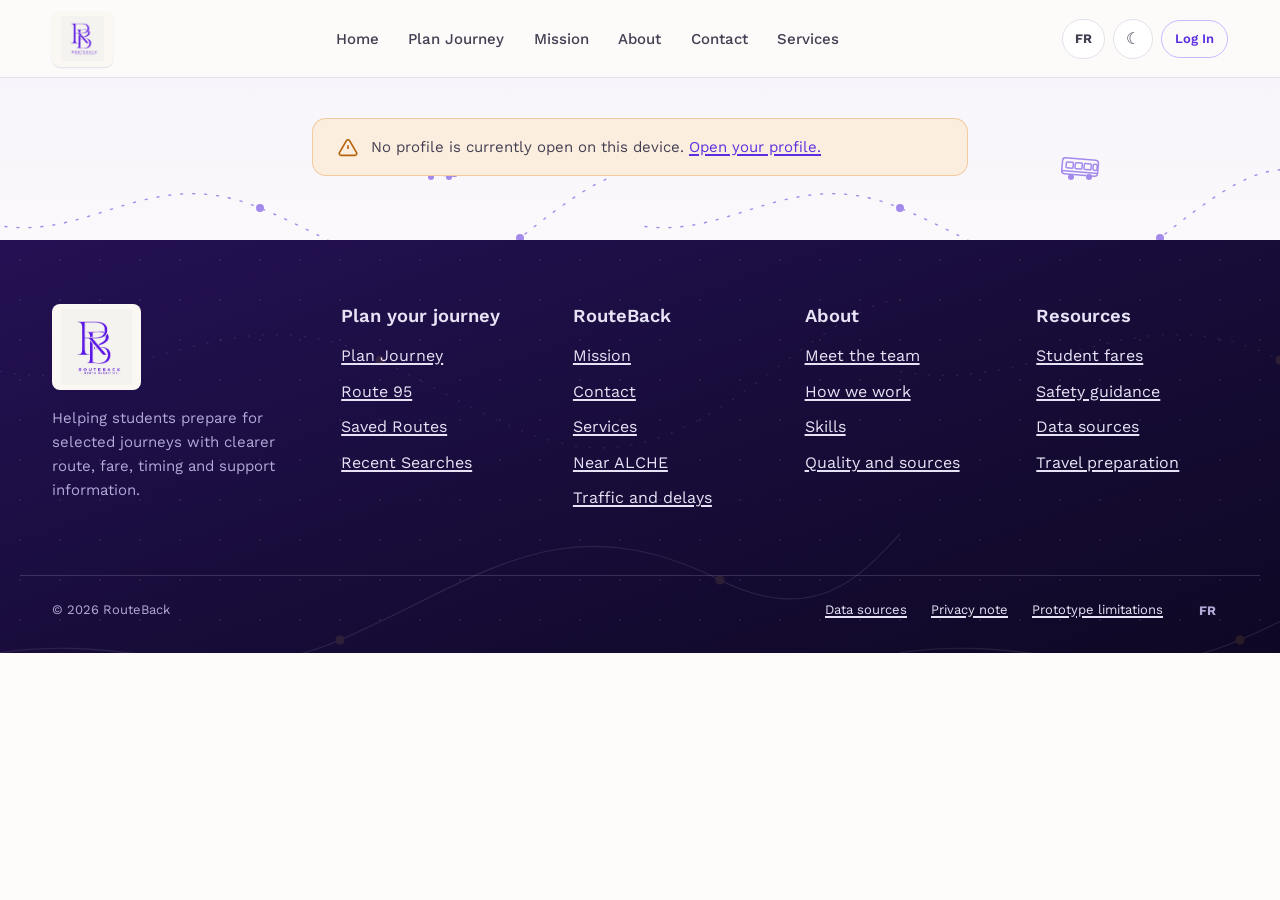
<file: profile.html>
<!doctype html>
<html lang="en">
<head>
<meta charset="UTF-8">
<meta name="viewport" content="width=device-width, initial-scale=1">
<title>RouteBack | My Profile</title>
<meta name="description" content="View and manage your local RouteBack profile, saved routes and recent searches on this device.">
<link rel="icon" type="image/svg+xml" href="images/logo/favicon.svg">
<link rel="icon" type="image/jpeg" sizes="32x32" href="images/logo/favicon-32.jpg">
<link rel="apple-touch-icon" href="images/logo/apple-touch-icon.jpg">
<link rel="preconnect" href="https://fonts.googleapis.com">
<link rel="preconnect" href="https://fonts.gstatic.com" crossorigin>
<link href="https://fonts.googleapis.com/css2?family=Cormorant+Garamond:ital,wght@0,500;0,600;0,700;1,500;1,600&family=Work+Sans:wght@400;500;600;700&display=swap" rel="stylesheet">
<link rel="stylesheet" href="shared/css/main.css">
</head>
<body data-page="profile">
<a class="skip-link" href="#main">Skip to content</a>
<header id="site-header" class="site-header"></header>

<main id="main">
  <section class="section section--tight" style="position:relative;overflow:hidden;">
    <div class="pattern-transit" aria-hidden="true" style="position:absolute;inset:0;z-index:0;"></div>
    <div class="container container--form" style="position:relative;z-index:1;">

      <div id="no-session-notice" class="notice notice-warning" style="display:none;margin-bottom:var(--space-5);">
        <svg class="notice-icon" viewBox="0 0 24 24" fill="none" aria-hidden="true"><path d="M12 9v4M12 17h.01M10.3 3.9L2.7 17a2 2 0 001.7 3h15.2a2 2 0 001.7-3L13.7 3.9a2 2 0 00-3.4 0z" stroke="currentColor" stroke-width="1.8"/></svg>
        <span>
          <span lang="en" data-i18n>No profile is currently open on this device.</span>
          <span lang="fr" data-i18n>Aucun profil n’est actuellement ouvert sur cet appareil.</span>
          <a href="login.html"><span lang="en" data-i18n>Open your profile.</span><span lang="fr" data-i18n>Ouvrez votre profil.</span></a>
        </span>
      </div>

      <div id="profile-view">
        <p class="eyebrow"><span lang="en" data-i18n>My Profile</span><span lang="fr" data-i18n>Mon profil</span></p>
        <h1 id="profile-name-heading">RouteBack</h1>
        <div class="grid-2" style="margin-bottom:var(--space-6);">
          <div class="card">
            <h4><span lang="en" data-i18n>About you</span><span lang="fr" data-i18n>À propos de vous</span></h4>
            <dl id="profile-about-list" class="stack" style="gap:var(--space-2);font-size:var(--fs-small);"></dl>
          </div>
          <div class="card">
            <h4><span lang="en" data-i18n>Travel preferences</span><span lang="fr" data-i18n>Préférences de trajet</span></h4>
            <dl id="profile-travel-list" class="stack" style="gap:var(--space-2);font-size:var(--fs-small);"></dl>
          </div>
        </div>

        <div class="grid-3" style="margin-bottom:var(--space-6);">
          <div class="card text-center">
            <div class="meta-value" style="font-size:2rem;font-weight:700;color:var(--rb-purple-600);" id="saved-count">0</div>
            <p class="field-hint" style="margin-top:0;"><span lang="en" data-i18n>Saved routes</span><span lang="fr" data-i18n>Trajets enregistrés</span></p>
            <a class="btn btn-secondary btn-sm" href="planner.html#saved-routes"><span lang="en" data-i18n>View Saved Routes</span><span lang="fr" data-i18n>Voir les trajets enregistrés</span></a>
          </div>
          <div class="card text-center">
            <div class="meta-value" style="font-size:2rem;font-weight:700;color:var(--rb-purple-600);" id="recent-count">0</div>
            <p class="field-hint" style="margin-top:0;"><span lang="en" data-i18n>Recent searches</span><span lang="fr" data-i18n>Recherches récentes</span></p>
            <div class="cluster gap-2" style="justify-content:center;">
              <a class="btn btn-secondary btn-sm" href="planner.html#recent-searches"><span lang="en" data-i18n>View</span><span lang="fr" data-i18n>Voir</span></a>
              <button type="button" class="btn btn-ghost btn-sm" id="clear-recent-btn"><span lang="en" data-i18n>Clear</span><span lang="fr" data-i18n>Effacer</span></button>
            </div>
          </div>
          <div class="card text-center">
            <div class="meta-value" style="font-size:1.1rem;font-weight:700;" id="profile-dates"></div>
            <p class="field-hint" style="margin-top:0;"><span lang="en" data-i18n>Created / updated</span><span lang="fr" data-i18n>Créé / mis à jour</span></p>
          </div>
        </div>

        <div class="cluster gap-3 flex-wrap" style="margin-bottom:var(--space-6);">
          <a class="btn btn-primary" href="#" id="edit-profile-toggle"><span lang="en" data-i18n>Edit Profile</span><span lang="fr" data-i18n>Modifier le profil</span></a>
          <button type="button" class="btn btn-ghost" id="logout-btn"><span lang="en" data-i18n>Log Out</span><span lang="fr" data-i18n>Se déconnecter</span></button>
          <button type="button" class="btn btn-danger-ghost" id="delete-profile-btn"><span lang="en" data-i18n>Delete Local Profile</span><span lang="fr" data-i18n>Supprimer le profil local</span></button>
        </div>

        <!-- Edit Profile (hidden until toggled) -->
        <form id="edit-profile-form" class="form-card" hidden novalidate>
          <h3><span lang="en" data-i18n>Edit Profile</span><span lang="fr" data-i18n>Modifier le profil</span></h3>
          <div class="error-summary" id="edit-error-summary" role="alert" aria-live="assertive">
            <h2><span lang="en" data-i18n>Please check the following</span><span lang="fr" data-i18n>Veuillez vérifier les éléments suivants</span></h2>
            <ul id="edit-error-summary-list"></ul>
          </div>
          <div class="field-row field-row-2">
            <div class="field"><label for="ep-first"><span lang="en" data-i18n>First name</span><span lang="fr" data-i18n>Prénom</span></label><input type="text" id="ep-first" minlength="2" maxlength="60" pattern="[A-Za-zÀ-ÖØ-öø-ÿ]{2,30}(?:[ '\-][A-Za-zÀ-ÖØ-öø-ÿ]{2,30}){0,3}" required>
              <p class="field-error" role="alert"><span lang="en" data-i18n>Enter a first name using only letters, 2-30 characters.</span><span lang="fr" data-i18n>Saisissez un prénom composé uniquement de lettres, 2 à 30 caractères.</span></p></div>
            <div class="field"><label for="ep-last"><span lang="en" data-i18n>Last name</span><span lang="fr" data-i18n>Nom</span></label><input type="text" id="ep-last" minlength="2" maxlength="60" pattern="[A-Za-zÀ-ÖØ-öø-ÿ]{2,30}(?:[ '\-][A-Za-zÀ-ÖØ-öø-ÿ]{2,30}){0,3}" required>
              <p class="field-error" role="alert"><span lang="en" data-i18n>Enter a last name using only letters, 2-30 characters.</span><span lang="fr" data-i18n>Saisissez un nom composé uniquement de lettres, 2 à 30 caractères.</span></p></div>
          </div>
          <div class="field-row field-row-2">
            <div class="field"><label for="ep-email"><span lang="en" data-i18n>Email</span><span lang="fr" data-i18n>E-mail</span></label><input type="email" id="ep-email" pattern="[^\s@]+@[^\s@]+\.[^\s@]+" required>
              <p class="field-error" role="alert"><span lang="en" data-i18n>Enter a valid email address.</span><span lang="fr" data-i18n>Saisissez une adresse e-mail valide.</span></p></div>
            <div class="field"><label for="ep-phone"><span lang="en" data-i18n>Phone (optional)</span><span lang="fr" data-i18n>Téléphone (facultatif)</span></label><input type="tel" id="ep-phone" pattern="(\+230[\s-]?)?[2-9]\d{3}[\s-]?\d{4}">
              <p class="field-error" role="alert"><span lang="en" data-i18n>Enter a valid Mauritius phone number or leave blank.</span><span lang="fr" data-i18n>Saisissez un numéro mauricien valide ou laissez vide.</span></p></div>
          </div>
          <div class="field-row field-row-2">
            <div class="field"><label for="ep-institution"><span lang="en" data-i18n>Institution</span><span lang="fr" data-i18n>Établissement</span></label><input type="text" id="ep-institution" required></div>
            <div class="field"><label for="ep-campus"><span lang="en" data-i18n>Campus</span><span lang="fr" data-i18n>Campus</span></label><input type="text" id="ep-campus" required></div>
          </div>
          <div class="field-row field-row-2">
            <div class="field"><label for="ep-area"><span lang="en" data-i18n>Starting area</span><span lang="fr" data-i18n>Zone de départ</span></label><select id="ep-area" required></select></div>
            <div class="field"><label for="ep-stop"><span lang="en" data-i18n>Starting stop</span><span lang="fr" data-i18n>Arrêt de départ</span></label><select id="ep-stop"></select></div>
          </div>
          <div class="field">
            <label for="ep-pass"><span lang="en" data-i18n>Bus-pass status</span><span lang="fr" data-i18n>Statut de carte de bus</span></label>
            <select id="ep-pass"></select>
          </div>
          <div class="cluster gap-3" style="margin-top:var(--space-5);">
            <button type="submit" class="btn btn-primary"><span lang="en" data-i18n>Save changes</span><span lang="fr" data-i18n>Enregistrer les modifications</span></button>
            <button type="button" class="btn btn-ghost" id="edit-profile-cancel"><span lang="en" data-i18n>Cancel</span><span lang="fr" data-i18n>Annuler</span></button>
          </div>
        </form>

        <div class="notice notice-success" id="profile-success-message" style="display:none;margin-top:var(--space-5);" role="status" aria-live="polite"></div>
      </div>
    </div>
  </section>
</main>

<!-- Delete profile confirmation modal -->
<div class="modal-backdrop" id="delete-profile-modal" hidden>
  <div class="modal" role="dialog" aria-modal="true" aria-labelledby="delete-profile-title">
    <div class="modal-head">
      <h2 id="delete-profile-title" style="margin-bottom:0;"><span lang="en" data-i18n>Delete this local profile?</span><span lang="fr" data-i18n>Supprimer ce profil local ?</span></h2>
    </div>
    <p>
      <span lang="en" data-i18n>This removes your profile, saved routes and recent searches from this device. This cannot be undone.</span>
      <span lang="fr" data-i18n>Cela supprime votre profil, vos trajets enregistrés et vos recherches récentes de cet appareil. Cette action est irréversible.</span>
    </p>
    <div class="modal-actions">
      <button type="button" class="btn btn-ghost" id="delete-profile-cancel"><span lang="en" data-i18n>Cancel</span><span lang="fr" data-i18n>Annuler</span></button>
      <button type="button" class="btn btn-danger-ghost" id="delete-profile-confirm" data-autofocus><span lang="en" data-i18n>Delete profile</span><span lang="fr" data-i18n>Supprimer le profil</span></button>
    </div>
  </div>
</div>

<footer id="site-footer" class="site-footer"></footer>

<script src="shared/js/storage.js" defer></script>
<script src="shared/js/i18n.js" defer></script>
<script src="shared/js/theme.js" defer></script>
<script src="shared/js/ui.js" defer></script>
<script src="shared/js/validation.js" defer></script>
<script src="shared/js/data.js" defer></script>
<script src="shared/js/planner-tools.js" defer></script>
<script src="shared/js/nav.js" defer></script>
<script src="assets/js/profile.js" defer></script>
<script src="shared/js/partials.js" defer></script>
</body>
</html>
</file>
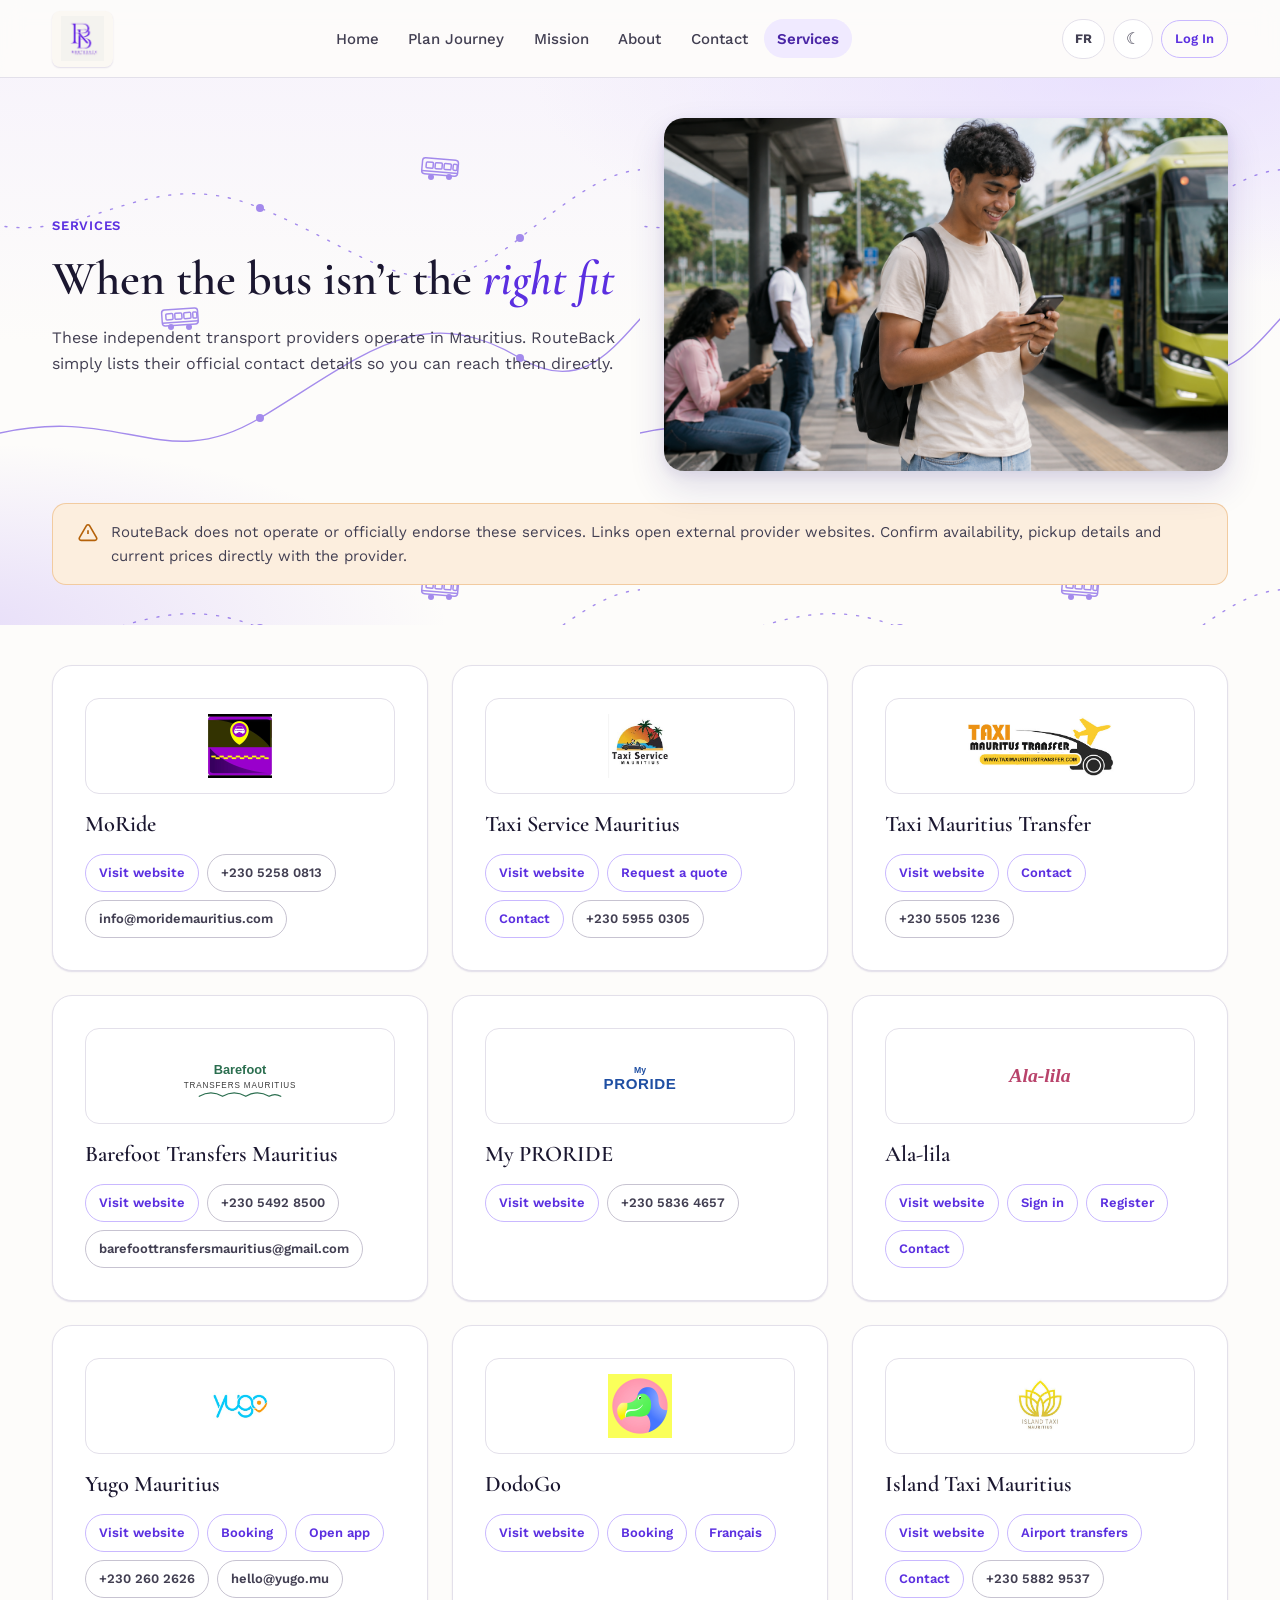
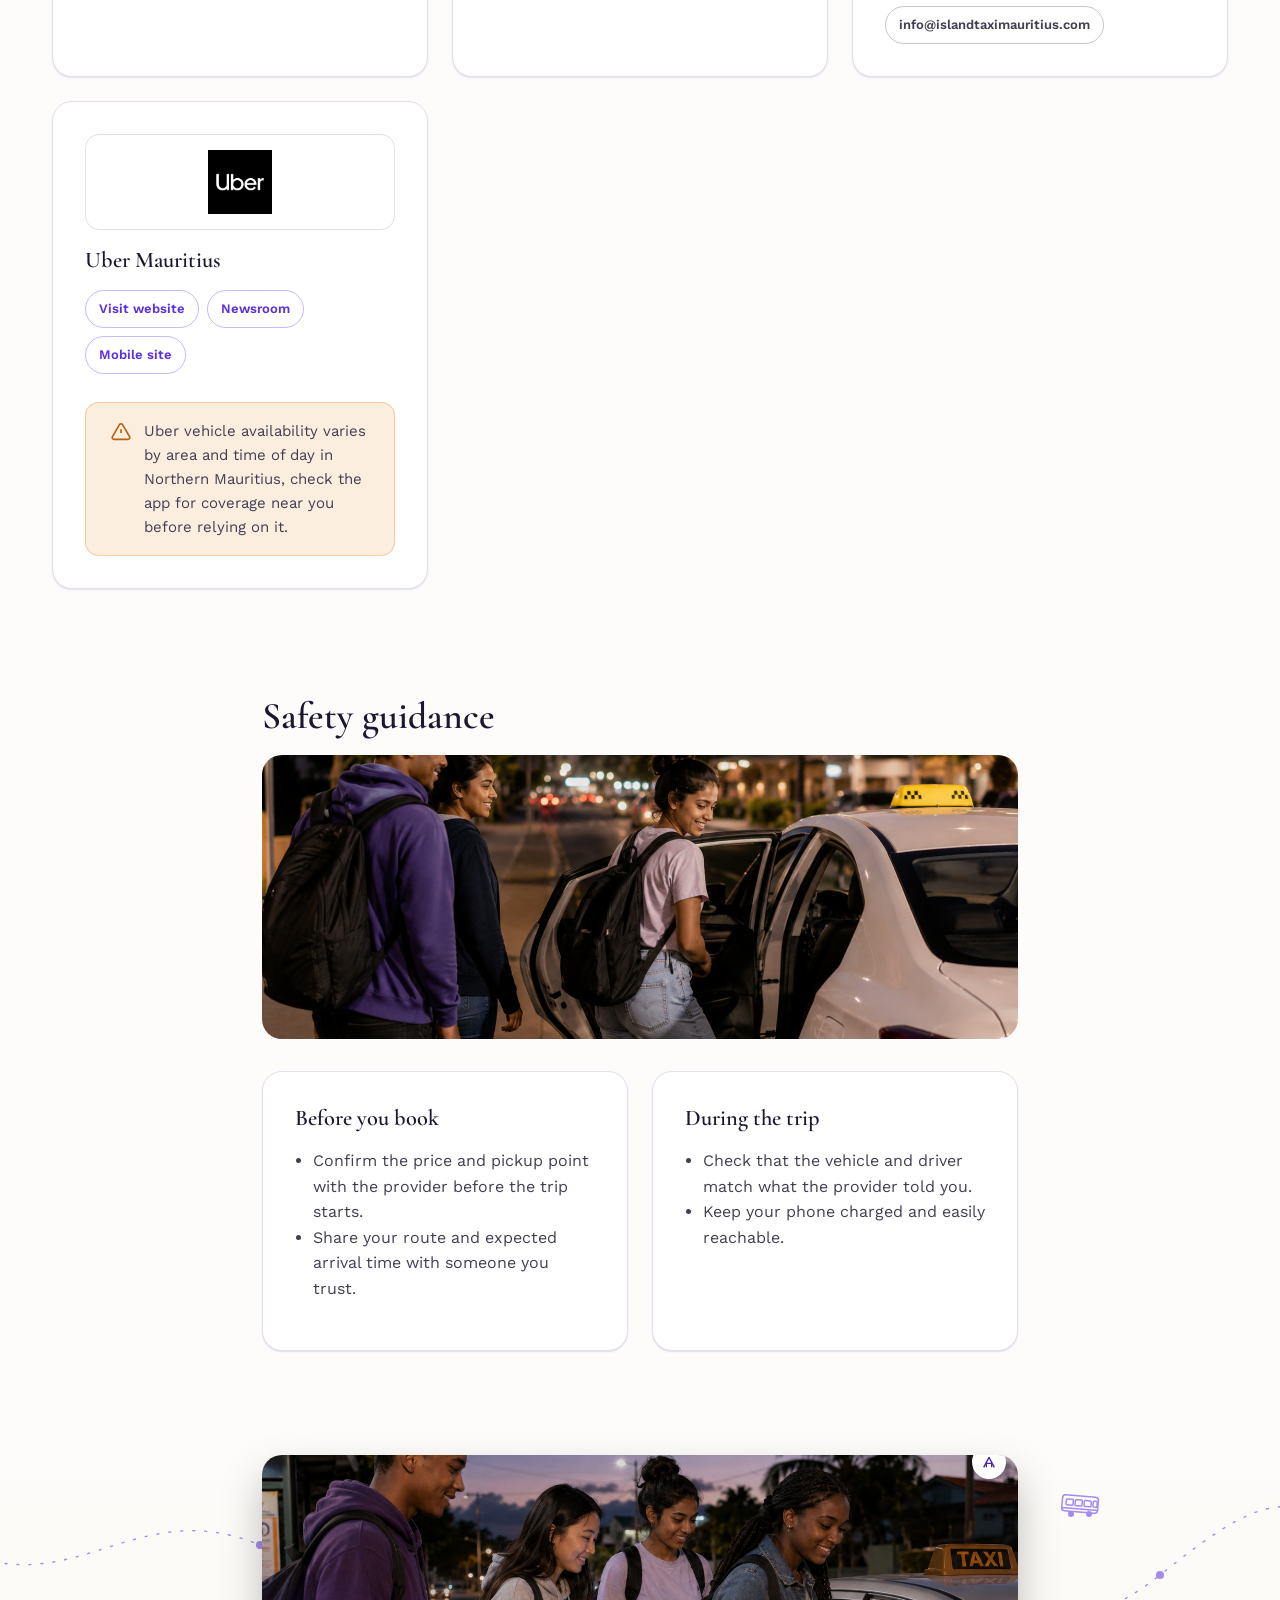
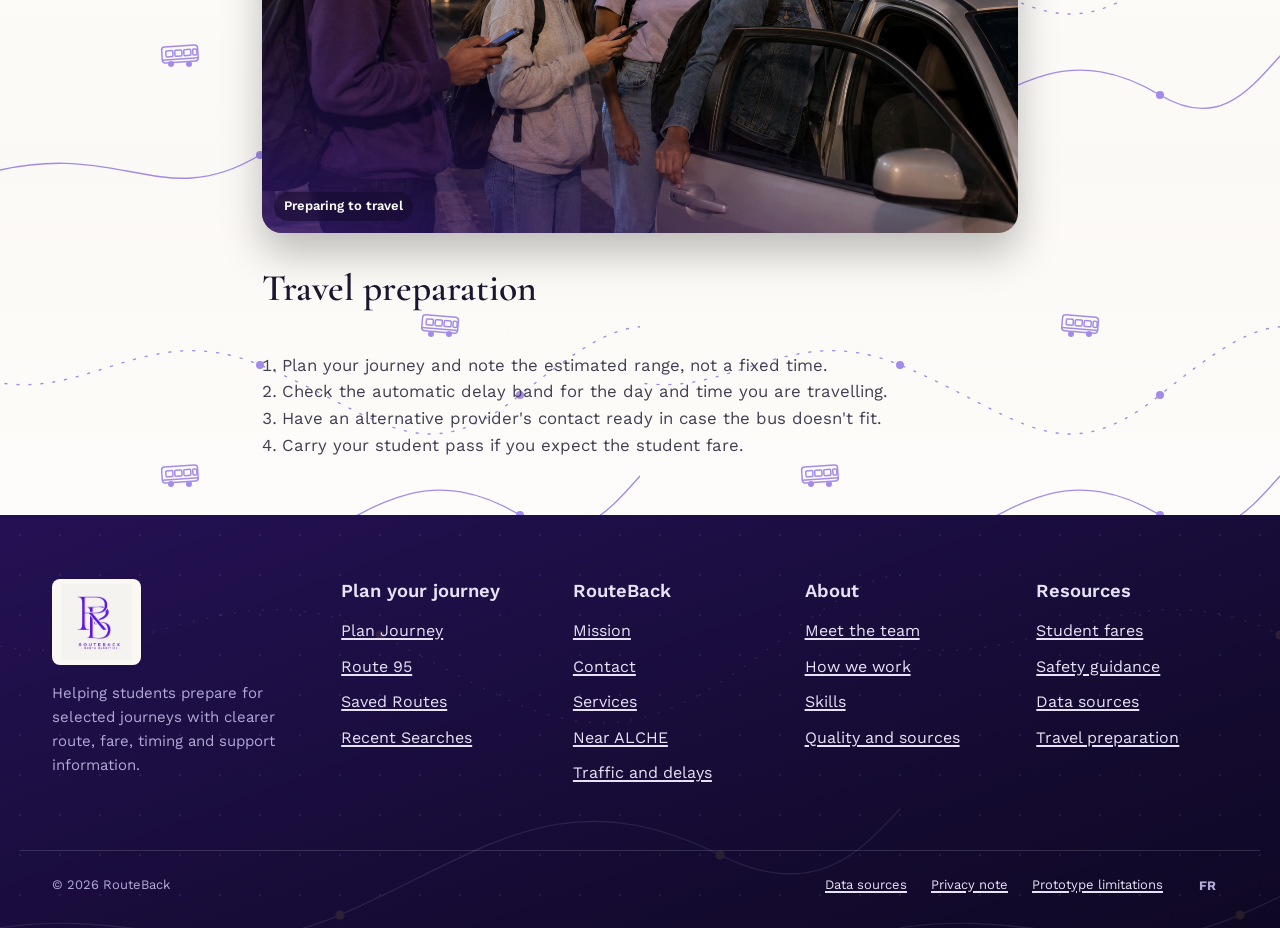
<file: services.html>
<!doctype html>
<html lang="en">
<head>
<meta charset="UTF-8">
<meta name="viewport" content="width=device-width, initial-scale=1">
<title>RouteBack | Services</title>
<meta name="description" content="Independent alternative transport providers for Northern Mauritius, with direct links, phone numbers and honest safety and preparation guidance.">
<link rel="icon" type="image/svg+xml" href="images/logo/favicon.svg">
<link rel="icon" type="image/jpeg" sizes="32x32" href="images/logo/favicon-32.jpg">
<link rel="apple-touch-icon" href="images/logo/apple-touch-icon.jpg">

<link rel="preconnect" href="https://fonts.googleapis.com">
<link rel="preconnect" href="https://fonts.gstatic.com" crossorigin>
<link href="https://fonts.googleapis.com/css2?family=Cormorant+Garamond:ital,wght@0,500;0,600;0,700;1,500;1,600&family=Work+Sans:wght@400;500;600;700&display=swap" rel="stylesheet">
<link rel="stylesheet" href="shared/css/main.css">
</head>
<body data-page="services">
<a class="skip-link" href="#main">Skip to content</a>
<header id="site-header" class="site-header"></header>

<main id="main">
  <section class="section section--tight pattern-wash" style="position:relative;overflow:hidden;">
    <div class="pattern-layer" aria-hidden="true"></div>
    <div class="pattern-transit" aria-hidden="true" style="position:absolute;inset:0;z-index:0;"></div>
    <div class="container" style="position:relative;z-index:1;">
      <div class="grid-2" style="align-items:center;gap:var(--space-8);">
        <div>
          <p class="eyebrow"><span lang="en" data-i18n>Services</span><span lang="fr" data-i18n>Services</span></p>
          <h1><span lang="en" data-i18n>When the bus isn’t the <em class="accent">right fit</em></span><span lang="fr" data-i18n>Quand le bus ne convient <em class="accent">pas</em></span></h1>
          <p style="max-width:65ch;">
            <span lang="en" data-i18n>These independent transport providers operate in Mauritius. RouteBack simply lists their official contact details so you can reach them directly.</span>
            <span lang="fr" data-i18n>Ces prestataires de transport indépendants opèrent à Maurice. RouteBack se contente de lister leurs coordonnées officielles afin que vous puissiez les contacter directement.</span>
          </p>
        </div>
        <div class="rounded-lg aspect-wide" style="box-shadow:var(--shadow-lg);">
          <img class="img-cover" src="images/hero/bus-stop-phone-check.jpg" alt="A student checks a phone at a bus stop as a bus arrives.">
        </div>
      </div>
      <div class="notice notice-warning" style="margin-top:var(--space-6);">
        <svg class="notice-icon" viewBox="0 0 24 24" fill="none" aria-hidden="true"><path d="M12 9v4M12 17h.01M10.3 3.9L2.7 17a2 2 0 001.7 3h15.2a2 2 0 001.7-3L13.7 3.9a2 2 0 00-3.4 0z" stroke="currentColor" stroke-width="1.8"/></svg>
        <span>
          <span lang="en" data-i18n>RouteBack does not operate or officially endorse these services. Links open external provider websites. Confirm availability, pickup details and current prices directly with the provider.</span>
          <span lang="fr" data-i18n>RouteBack n’exploite ni n’approuve officiellement ces services. Les liens ouvrent des sites web de prestataires externes. Confirmez la disponibilité, les détails de prise en charge et les prix actuels directement auprès du prestataire.</span>
        </span>
      </div>
    </div>
  </section>

  <section class="section section--tight">
    <div class="container">
      <div id="providers-grid" class="grid-3"></div>
    </div>
  </section>

  <!-- ============ SAFETY ============ -->
  <section class="section" id="safety">
    <div class="container container--narrow">
      <h2><span lang="en" data-i18n>Safety guidance</span><span lang="fr" data-i18n>Conseils de sécurité</span></h2>
      <div class="rounded-lg" style="aspect-ratio:16/6;margin-bottom:var(--space-6);">
        <img class="img-cover" src="images/hero/taxi-boarding-night.jpg" alt="Students board a taxi together at night.">
      </div>
      <div class="grid-2">
        <div class="card">
          <h4><span lang="en" data-i18n>Before you book</span><span lang="fr" data-i18n>Avant de réserver</span></h4>
          <ul style="padding-left:1.1em;">
            <li><span lang="en" data-i18n>Confirm the price and pickup point with the provider before the trip starts.</span><span lang="fr" data-i18n>Confirmez le prix et le point de prise en charge avec le prestataire avant le départ.</span></li>
            <li><span lang="en" data-i18n>Share your route and expected arrival time with someone you trust.</span><span lang="fr" data-i18n>Partagez votre trajet et l’heure d’arrivée prévue avec une personne de confiance.</span></li>
          </ul>
        </div>
        <div class="card">
          <h4><span lang="en" data-i18n>During the trip</span><span lang="fr" data-i18n>Pendant le trajet</span></h4>
          <ul style="padding-left:1.1em;">
            <li><span lang="en" data-i18n>Check that the vehicle and driver match what the provider told you.</span><span lang="fr" data-i18n>Vérifiez que le véhicule et le chauffeur correspondent à ce que le prestataire vous a indiqué.</span></li>
            <li><span lang="en" data-i18n>Keep your phone charged and easily reachable.</span><span lang="fr" data-i18n>Gardez votre téléphone chargé et facilement accessible.</span></li>
          </ul>
        </div>
      </div>
    </div>
  </section>

  <!-- ============ TRAVEL PREPARATION ============ -->
  <section class="section section--tight section-wash-cream" id="preparation" style="position:relative;overflow:hidden;">
    <div class="pattern-transit" aria-hidden="true" style="position:absolute;inset:0;z-index:0;"></div>
    <div class="container container--narrow" style="position:relative;z-index:1;">
      <div class="feature-image-frame reveal" style="aspect-ratio:16/8;margin-bottom:var(--space-6);">
        <span class="feature-marker" aria-hidden="true">
          <svg width="16" height="16" viewBox="0 0 24 24" fill="none"><path d="M4 20l8-15 8 15" stroke="currentColor" stroke-width="2" stroke-linejoin="round"/><path d="M8 20v-6h8v6" stroke="currentColor" stroke-width="2"/></svg>
        </span>
        <img class="img-cover" src="images/hero/group-taxi-dusk.jpg" alt="A group of students walk toward a taxi at dusk.">
        <span class="feature-image-caption"><span lang="en" data-i18n>Preparing to travel</span><span lang="fr" data-i18n>Se préparer à voyager</span></span>
      </div>
      <div class="section-head">
        <h2><span lang="en" data-i18n>Travel preparation</span><span lang="fr" data-i18n>Préparation du trajet</span></h2>
      </div>
      <ol style="padding-left:1.2em;font-size:1.05rem;">
        <li><span lang="en" data-i18n>Plan your journey and note the estimated range, not a fixed time.</span><span lang="fr" data-i18n>Planifiez votre trajet et notez la plage estimée, pas une heure fixe.</span></li>
        <li><span lang="en" data-i18n>Check the automatic delay band for the day and time you are travelling.</span><span lang="fr" data-i18n>Vérifiez la bande de retard automatique pour le jour et l’heure de votre trajet.</span></li>
        <li><span lang="en" data-i18n>Have an alternative provider's contact ready in case the bus doesn't fit.</span><span lang="fr" data-i18n>Ayez les coordonnées d’un prestataire alternatif prêtes si le bus ne convient pas.</span></li>
        <li><span lang="en" data-i18n>Carry your student pass if you expect the student fare.</span><span lang="fr" data-i18n>Ayez votre carte étudiante si vous comptez bénéficier du tarif étudiant.</span></li>
      </ol>
    </div>
  </section>
</main>

<footer id="site-footer" class="site-footer"></footer>

<script src="shared/js/storage.js" defer></script>
<script src="shared/js/i18n.js" defer></script>
<script src="shared/js/theme.js" defer></script>
<script src="shared/js/ui.js" defer></script>
<script src="shared/js/validation.js" defer></script>
<script src="shared/js/data.js" defer></script>
<script src="shared/js/planner-tools.js" defer></script>
<script src="shared/js/nav.js" defer></script>
<script src="assets/js/services.js" defer></script>
<script src="shared/js/partials.js" defer></script>
</body>
</html>
</file>
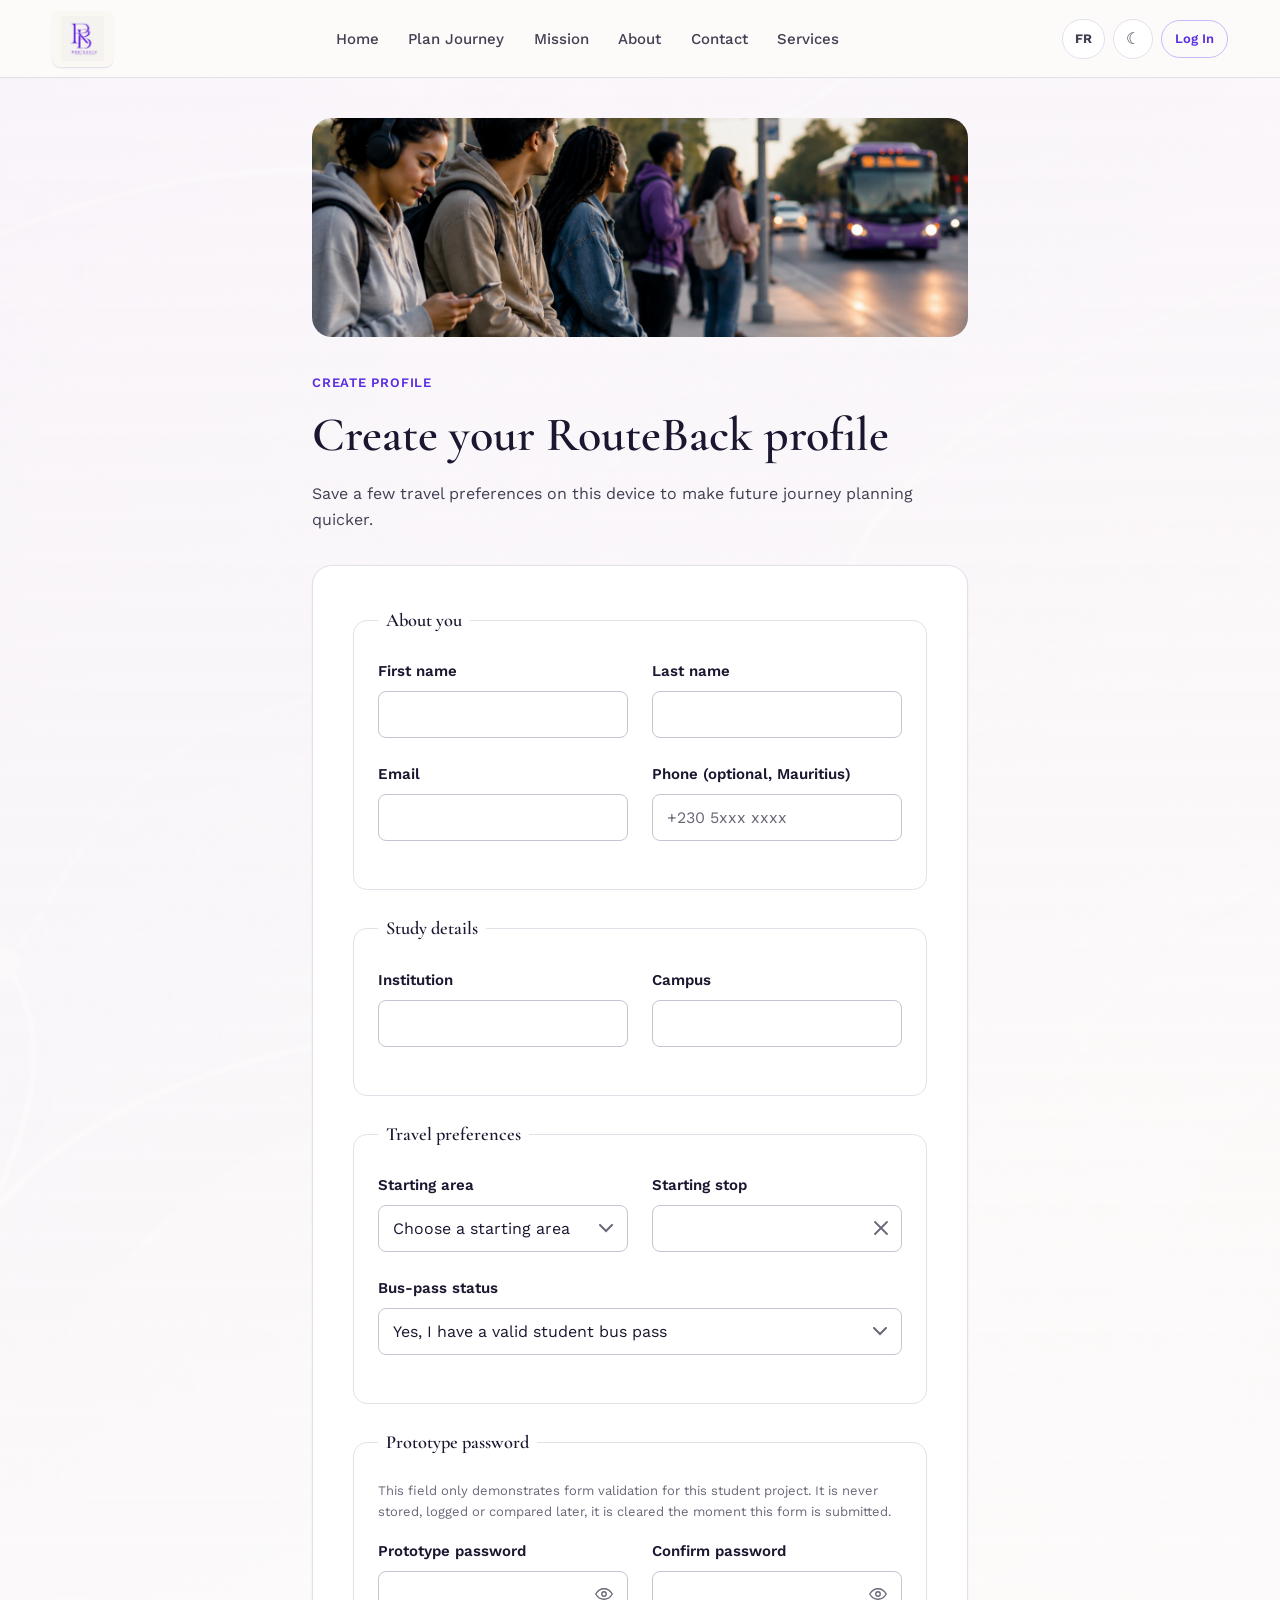
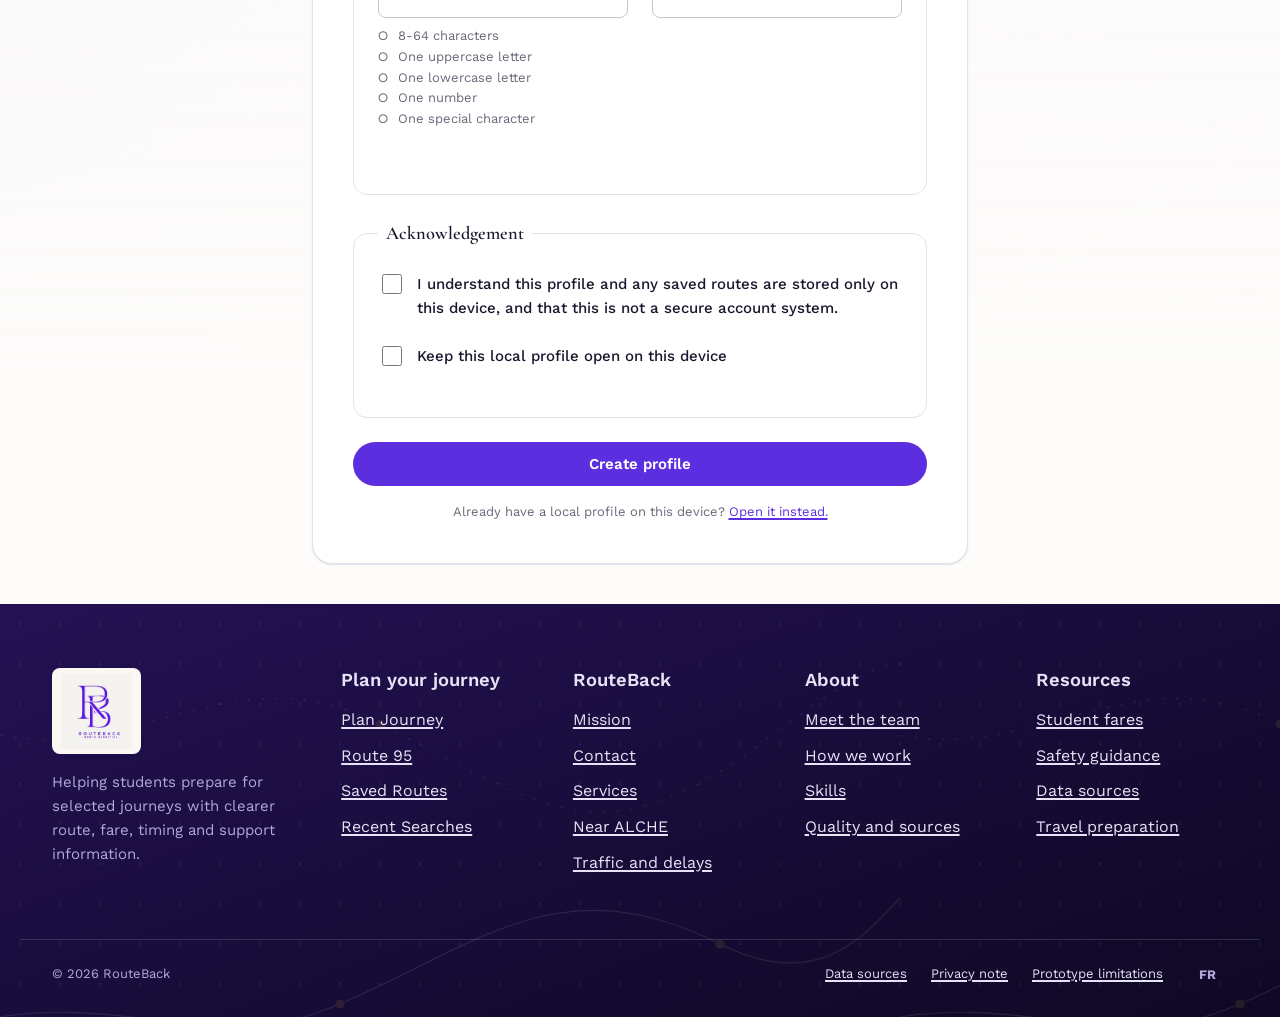
<file: signup.html>
<!doctype html>
<html lang="en">
<head>
<meta charset="UTF-8">
<meta name="viewport" content="width=device-width, initial-scale=1">
<title>RouteBack | Create Profile</title>
<meta name="description" content="Create a local RouteBack profile stored only on this device, to speed up future journey planning.">
<link rel="icon" type="image/svg+xml" href="images/logo/favicon.svg">
<link rel="icon" type="image/jpeg" sizes="32x32" href="images/logo/favicon-32.jpg">
<link rel="apple-touch-icon" href="images/logo/apple-touch-icon.jpg">

<link rel="preconnect" href="https://fonts.googleapis.com">
<link rel="preconnect" href="https://fonts.gstatic.com" crossorigin>
<link href="https://fonts.googleapis.com/css2?family=Cormorant+Garamond:ital,wght@0,500;0,600;0,700;1,500;1,600&family=Work+Sans:wght@400;500;600;700&display=swap" rel="stylesheet">
<link rel="stylesheet" href="shared/css/main.css">
</head>
<body data-page="signup">
<a class="skip-link" href="#main">Skip to content</a>
<header id="site-header" class="site-header"></header>

<main id="main">
  <section class="section section--tight pattern-photo-wash">
    <div class="container container--form">
      <div class="rounded-lg" style="aspect-ratio:21/7;margin-bottom:var(--space-6);">
        <img class="img-cover" src="images/hero/group-waiting-dusk.jpg" alt="A group of students waiting together at a bus stop at dusk.">
      </div>
      <p class="eyebrow"><span lang="en" data-i18n>Create Profile</span><span lang="fr" data-i18n>Créer un profil</span></p>
      <h1><span lang="en" data-i18n>Create your RouteBack profile</span><span lang="fr" data-i18n>Créez votre profil RouteBack</span></h1>
      <p style="margin-bottom:var(--space-6);">
        <span lang="en" data-i18n>Save a few travel preferences on this device to make future journey planning quicker.</span>
        <span lang="fr" data-i18n>Enregistrez quelques préférences de trajet sur cet appareil pour planifier plus rapidement à l’avenir.</span>
      </p>

      <div class="notice notice-info" id="pending-banner" style="display:none;margin-bottom:var(--space-5);">
        <svg class="notice-icon" viewBox="0 0 24 24" fill="none" aria-hidden="true"><path d="M12 21s7-3.5 7-10V5l-7-3-7 3v6c0 6.5 7 10 7 10z" stroke="currentColor" stroke-width="1.6"/></svg>
        <span><span lang="en" data-i18n>Create a profile to save the route you were planning. You'll return to it automatically.</span><span lang="fr" data-i18n>Créez un profil pour enregistrer le trajet que vous planifiiez. Vous y reviendrez automatiquement.</span></span>
      </div>

      <div class="notice notice-warning" id="duplicate-profile-notice" style="display:none;margin-bottom:var(--space-5);">
        <svg class="notice-icon" viewBox="0 0 24 24" fill="none" aria-hidden="true"><path d="M12 9v4M12 17h.01M10.3 3.9L2.7 17a2 2 0 001.7 3h15.2a2 2 0 001.7-3L13.7 3.9a2 2 0 00-3.4 0z" stroke="currentColor" stroke-width="1.8"/></svg>
        <span>
          <span style="display:block;margin-bottom:var(--space-3);">
            <span lang="en" data-i18n>This device already has a local RouteBack profile. Creating a new one is blocked until you choose an option below.</span>
            <span lang="fr" data-i18n>Cet appareil dispose déjà d’un profil RouteBack local. La création d’un nouveau profil est bloquée tant que vous n’avez pas choisi une option ci-dessous.</span>
          </span>
          <span class="cluster gap-2 flex-wrap">
            <a class="btn btn-secondary btn-sm" id="duplicate-open-existing-link" href="login.html"><span lang="en" data-i18n>Open existing profile</span><span lang="fr" data-i18n>Ouvrir le profil existant</span></a>
            <button type="button" class="btn btn-danger-ghost btn-sm" id="duplicate-replace-btn"><span lang="en" data-i18n>Replace existing profile</span><span lang="fr" data-i18n>Remplacer le profil existant</span></button>
          </span>
        </span>
      </div>

      <div class="error-summary" id="error-summary" role="alert" aria-live="assertive">
        <h2><span lang="en" data-i18n>Please check the following</span><span lang="fr" data-i18n>Veuillez vérifier les éléments suivants</span></h2>
        <ul id="error-summary-list"></ul>
      </div>

      <form id="signup-form" class="form-card" novalidate>
        <fieldset class="form-fieldset">
          <legend><span lang="en" data-i18n>About you</span><span lang="fr" data-i18n>À propos de vous</span></legend>
          <div class="field-row field-row-2">
            <div class="field"><label for="su-first"><span lang="en" data-i18n>First name</span><span lang="fr" data-i18n>Prénom</span></label><input type="text" id="su-first" autocomplete="given-name" minlength="2" maxlength="60" pattern="[A-Za-zÀ-ÖØ-öø-ÿ]{2,30}(?:[ '\-][A-Za-zÀ-ÖØ-öø-ÿ]{2,30}){0,3}" required>
              <p class="field-error" role="alert"><span lang="en" data-i18n>Enter your first name.</span><span lang="fr" data-i18n>Saisissez votre prénom.</span></p></div>
            <div class="field"><label for="su-last"><span lang="en" data-i18n>Last name</span><span lang="fr" data-i18n>Nom</span></label><input type="text" id="su-last" autocomplete="family-name" minlength="2" maxlength="60" pattern="[A-Za-zÀ-ÖØ-öø-ÿ]{2,30}(?:[ '\-][A-Za-zÀ-ÖØ-öø-ÿ]{2,30}){0,3}" required>
              <p class="field-error" role="alert"><span lang="en" data-i18n>Enter your last name.</span><span lang="fr" data-i18n>Saisissez votre nom.</span></p></div>
          </div>
          <div class="field-row field-row-2">
            <div class="field"><label for="su-email"><span lang="en" data-i18n>Email</span><span lang="fr" data-i18n>E-mail</span></label><input type="email" id="su-email" autocomplete="email" pattern="[^\s@]+@[^\s@]+\.[^\s@]+" required>
              <p class="field-error" role="alert"><span lang="en" data-i18n>Enter a valid email address.</span><span lang="fr" data-i18n>Saisissez une adresse e-mail valide.</span></p></div>
            <div class="field"><label for="su-phone"><span lang="en" data-i18n>Phone (optional, Mauritius)</span><span lang="fr" data-i18n>Téléphone (facultatif, Maurice)</span></label><input type="tel" id="su-phone" autocomplete="tel" placeholder="+230 5xxx xxxx" pattern="(\+230[\s-]?)?[2-9]\d{3}[\s-]?\d{4}">
              <p class="field-error" role="alert"><span lang="en" data-i18n>Enter a valid Mauritius phone number or leave blank.</span><span lang="fr" data-i18n>Saisissez un numéro mauricien valide ou laissez vide.</span></p></div>
          </div>
        </fieldset>

        <fieldset class="form-fieldset">
          <legend><span lang="en" data-i18n>Study details</span><span lang="fr" data-i18n>Détails d’études</span></legend>
          <div class="field-row field-row-2">
            <div class="field"><label for="su-institution"><span lang="en" data-i18n>Institution</span><span lang="fr" data-i18n>Établissement</span></label><input type="text" id="su-institution" required>
              <p class="field-error" role="alert"><span lang="en" data-i18n>Enter your institution.</span><span lang="fr" data-i18n>Saisissez votre établissement.</span></p></div>
            <div class="field"><label for="su-campus"><span lang="en" data-i18n>Campus</span><span lang="fr" data-i18n>Campus</span></label><input type="text" id="su-campus" required>
              <p class="field-error" role="alert"><span lang="en" data-i18n>Enter your campus.</span><span lang="fr" data-i18n>Saisissez votre campus.</span></p></div>
          </div>
        </fieldset>

        <fieldset class="form-fieldset">
          <legend><span lang="en" data-i18n>Travel preferences</span><span lang="fr" data-i18n>Préférences de trajet</span></legend>
          <div class="field-row field-row-2">
            <div class="field"><label for="su-area"><span lang="en" data-i18n>Starting area</span><span lang="fr" data-i18n>Zone de départ</span></label><select id="su-area" required></select>
              <p class="field-error" role="alert"><span lang="en" data-i18n>Choose a starting area.</span><span lang="fr" data-i18n>Choisissez une zone de départ.</span></p></div>
            <div class="field"><label for="su-stop"><span lang="en" data-i18n>Starting stop</span><span lang="fr" data-i18n>Arrêt de départ</span></label><select id="su-stop"></select></div>
          </div>
          <div class="field">
            <label for="su-pass"><span lang="en" data-i18n>Bus-pass status</span><span lang="fr" data-i18n>Statut de carte de bus</span></label>
            <select id="su-pass">
              <option value="yes" data-en="Yes, I have a valid student bus pass" data-fr="Oui, j’ai une carte de bus étudiante valide"></option>
              <option value="no" data-en="No, not yet" data-fr="Non, pas encore"></option>
            </select>
          </div>
        </fieldset>

        <fieldset class="form-fieldset">
          <legend><span lang="en" data-i18n>Prototype password</span><span lang="fr" data-i18n>Mot de passe prototype</span></legend>
          <p class="field-hint" style="margin-top:0;">
            <span lang="en" data-i18n>This field only demonstrates form validation for this student project. It is never stored, logged or compared later, it is cleared the moment this form is submitted.</span>
            <span lang="fr" data-i18n>Ce champ ne fait que démontrer la validation de formulaire pour ce projet étudiant. Il n’est jamais stocké, journalisé ni comparé plus tard, il est effacé dès la soumission du formulaire.</span>
          </p>
          <div class="field-row field-row-2">
            <div class="field">
              <label for="su-password"><span lang="en" data-i18n>Prototype password</span><span lang="fr" data-i18n>Mot de passe prototype</span></label>
              <div class="password-field">
                <input type="password" id="su-password" autocomplete="new-password" required minlength="8" maxlength="64" pattern="(?=.*[a-z])(?=.*[A-Z])(?=.*\d)(?=.*[^A-Za-z0-9\s]).{8,64}" aria-describedby="password-checklist">
                <button type="button" class="password-toggle" data-toggle-for="su-password" aria-label="Show password"><svg width="18" height="18" viewBox="0 0 24 24" fill="none" aria-hidden="true"><path d="M1 12s4-7 11-7 11 7 11 7-4 7-11 7-11-7-11-7z" stroke="currentColor" stroke-width="1.8"/><circle cx="12" cy="12" r="3" stroke="currentColor" stroke-width="1.8"/></svg></button>
              </div>
              <ul id="password-checklist" class="field-hint" style="list-style:none;padding-left:0;margin-top:var(--space-2);" aria-live="polite">
                <li id="pw-check-length"><span class="pw-check-icon" aria-hidden="true">○</span> <span lang="en" data-i18n>8-64 characters</span><span lang="fr" data-i18n>8 à 64 caractères</span></li>
                <li id="pw-check-upper"><span class="pw-check-icon" aria-hidden="true">○</span> <span lang="en" data-i18n>One uppercase letter</span><span lang="fr" data-i18n>Une lettre majuscule</span></li>
                <li id="pw-check-lower"><span class="pw-check-icon" aria-hidden="true">○</span> <span lang="en" data-i18n>One lowercase letter</span><span lang="fr" data-i18n>Une lettre minuscule</span></li>
                <li id="pw-check-number"><span class="pw-check-icon" aria-hidden="true">○</span> <span lang="en" data-i18n>One number</span><span lang="fr" data-i18n>Un chiffre</span></li>
                <li id="pw-check-special"><span class="pw-check-icon" aria-hidden="true">○</span> <span lang="en" data-i18n>One special character</span><span lang="fr" data-i18n>Un caractère spécial</span></li>
              </ul>
              <p class="field-error" role="alert"><span lang="en" data-i18n>Use 8-64 characters with an uppercase letter, a lowercase letter, a number and a special character.</span><span lang="fr" data-i18n>Utilisez 8 à 64 caractères avec une majuscule, une minuscule, un chiffre et un caractère spécial.</span></p>
            </div>
            <div class="field">
              <label for="su-password-confirm"><span lang="en" data-i18n>Confirm password</span><span lang="fr" data-i18n>Confirmer le mot de passe</span></label>
              <div class="password-field">
                <input type="password" id="su-password-confirm" autocomplete="new-password" required>
                <button type="button" class="password-toggle" data-toggle-for="su-password-confirm" aria-label="Show password"><svg width="18" height="18" viewBox="0 0 24 24" fill="none" aria-hidden="true"><path d="M1 12s4-7 11-7 11 7 11 7-4 7-11 7-11-7-11-7z" stroke="currentColor" stroke-width="1.8"/><circle cx="12" cy="12" r="3" stroke="currentColor" stroke-width="1.8"/></svg></button>
              </div>
              <p class="field-error" role="alert"><span lang="en" data-i18n>Passwords must match.</span><span lang="fr" data-i18n>Les mots de passe doivent correspondre.</span></p>
            </div>
          </div>
        </fieldset>

        <fieldset class="form-fieldset">
          <legend><span lang="en" data-i18n>Acknowledgement</span><span lang="fr" data-i18n>Confirmation</span></legend>
          <div class="field checkbox-row">
            <input type="checkbox" id="su-ack" required>
            <label for="su-ack" style="font-weight:500;">
              <span lang="en" data-i18n>I understand this profile and any saved routes are stored only on this device, and that this is not a secure account system.</span>
              <span lang="fr" data-i18n>Je comprends que ce profil et les trajets enregistrés sont stockés uniquement sur cet appareil, et qu’il ne s’agit pas d’un système de compte sécurisé.</span>
            </label>
          </div>
          <p class="field-error" id="ack-error" role="alert"><span lang="en" data-i18n>Please confirm you understand before continuing.</span><span lang="fr" data-i18n>Veuillez confirmer que vous avez compris avant de continuer.</span></p>
          <div class="field checkbox-row" style="margin-top:var(--space-4);">
            <input type="checkbox" id="su-keep-open">
            <label for="su-keep-open" style="font-weight:500;">
              <span lang="en" data-i18n>Keep this local profile open on this device</span>
              <span lang="fr" data-i18n>Garder ce profil local ouvert sur cet appareil</span>
            </label>
          </div>
        </fieldset>

        <button type="submit" class="btn btn-primary btn-block" id="signup-submit-btn"><span lang="en" data-i18n>Create profile</span><span lang="fr" data-i18n>Créer le profil</span></button>
        <p class="field-hint text-center" style="margin-top:var(--space-4);">
          <span lang="en" data-i18n>Already have a local profile on this device?</span><span lang="fr" data-i18n>Vous avez déjà un profil local sur cet appareil ?</span>
          <a href="login.html" id="signup-footer-open-existing-link"><span lang="en" data-i18n>Open it instead.</span><span lang="fr" data-i18n>Ouvrez-le à la place.</span></a>
        </p>
      </form>

      <div class="notice notice-success" id="success-message" style="display:none;margin-top:var(--space-5);" role="status" aria-live="polite"></div>
    </div>
  </section>
</main>

<!-- Replace-existing-profile confirmation modal (hard-block path) -->
<div class="modal-backdrop" id="replace-profile-confirm-modal" hidden>
  <div class="modal" role="dialog" aria-modal="true" aria-labelledby="replace-profile-confirm-title">
    <div class="modal-head">
      <h2 id="replace-profile-confirm-title" style="margin-bottom:0;"><span lang="en" data-i18n>Replace your existing profile?</span><span lang="fr" data-i18n>Remplacer votre profil existant ?</span></h2>
    </div>
    <p><span lang="en" data-i18n>This will permanently delete the profile, saved routes and recent searches already stored on this device. This cannot be undone.</span><span lang="fr" data-i18n>Cela supprimera définitivement le profil, les trajets enregistrés et les recherches récentes déjà stockés sur cet appareil. Cette action est irréversible.</span></p>
    <div class="modal-actions">
      <button type="button" class="btn btn-ghost" id="replace-profile-confirm-no"><span lang="en" data-i18n>Cancel</span><span lang="fr" data-i18n>Annuler</span></button>
      <button type="button" class="btn btn-danger-ghost" id="replace-profile-confirm-yes" data-autofocus><span lang="en" data-i18n>Delete and replace</span><span lang="fr" data-i18n>Supprimer et remplacer</span></button>
    </div>
  </div>
</div>

<footer id="site-footer" class="site-footer"></footer>

<script src="shared/js/storage.js" defer></script>
<script src="shared/js/i18n.js" defer></script>
<script src="shared/js/theme.js" defer></script>
<script src="shared/js/ui.js" defer></script>
<script src="shared/js/validation.js" defer></script>
<script src="shared/js/data.js" defer></script>
<script src="shared/js/planner-tools.js" defer></script>
<script src="shared/js/nav.js" defer></script>
<script src="assets/js/signup.js" defer></script>
<script src="shared/js/partials.js" defer></script>
</body>
</html>
</file>
<file: shared/css/main.css>
/* 
   RouteBack — Stylesheet entry point
   Load order matters: tokens → reset → layout → patterns → components → utils
   */

@import url('variables.css?v=22');
@import url('base.css?v=22');
@import url('layout.css?v=22');
@import url('patterns.css?v=22');
@import url('components.css?v=22');
@import url('sections.css?v=1');
@import url('utilities.css?v=22');
</file>
